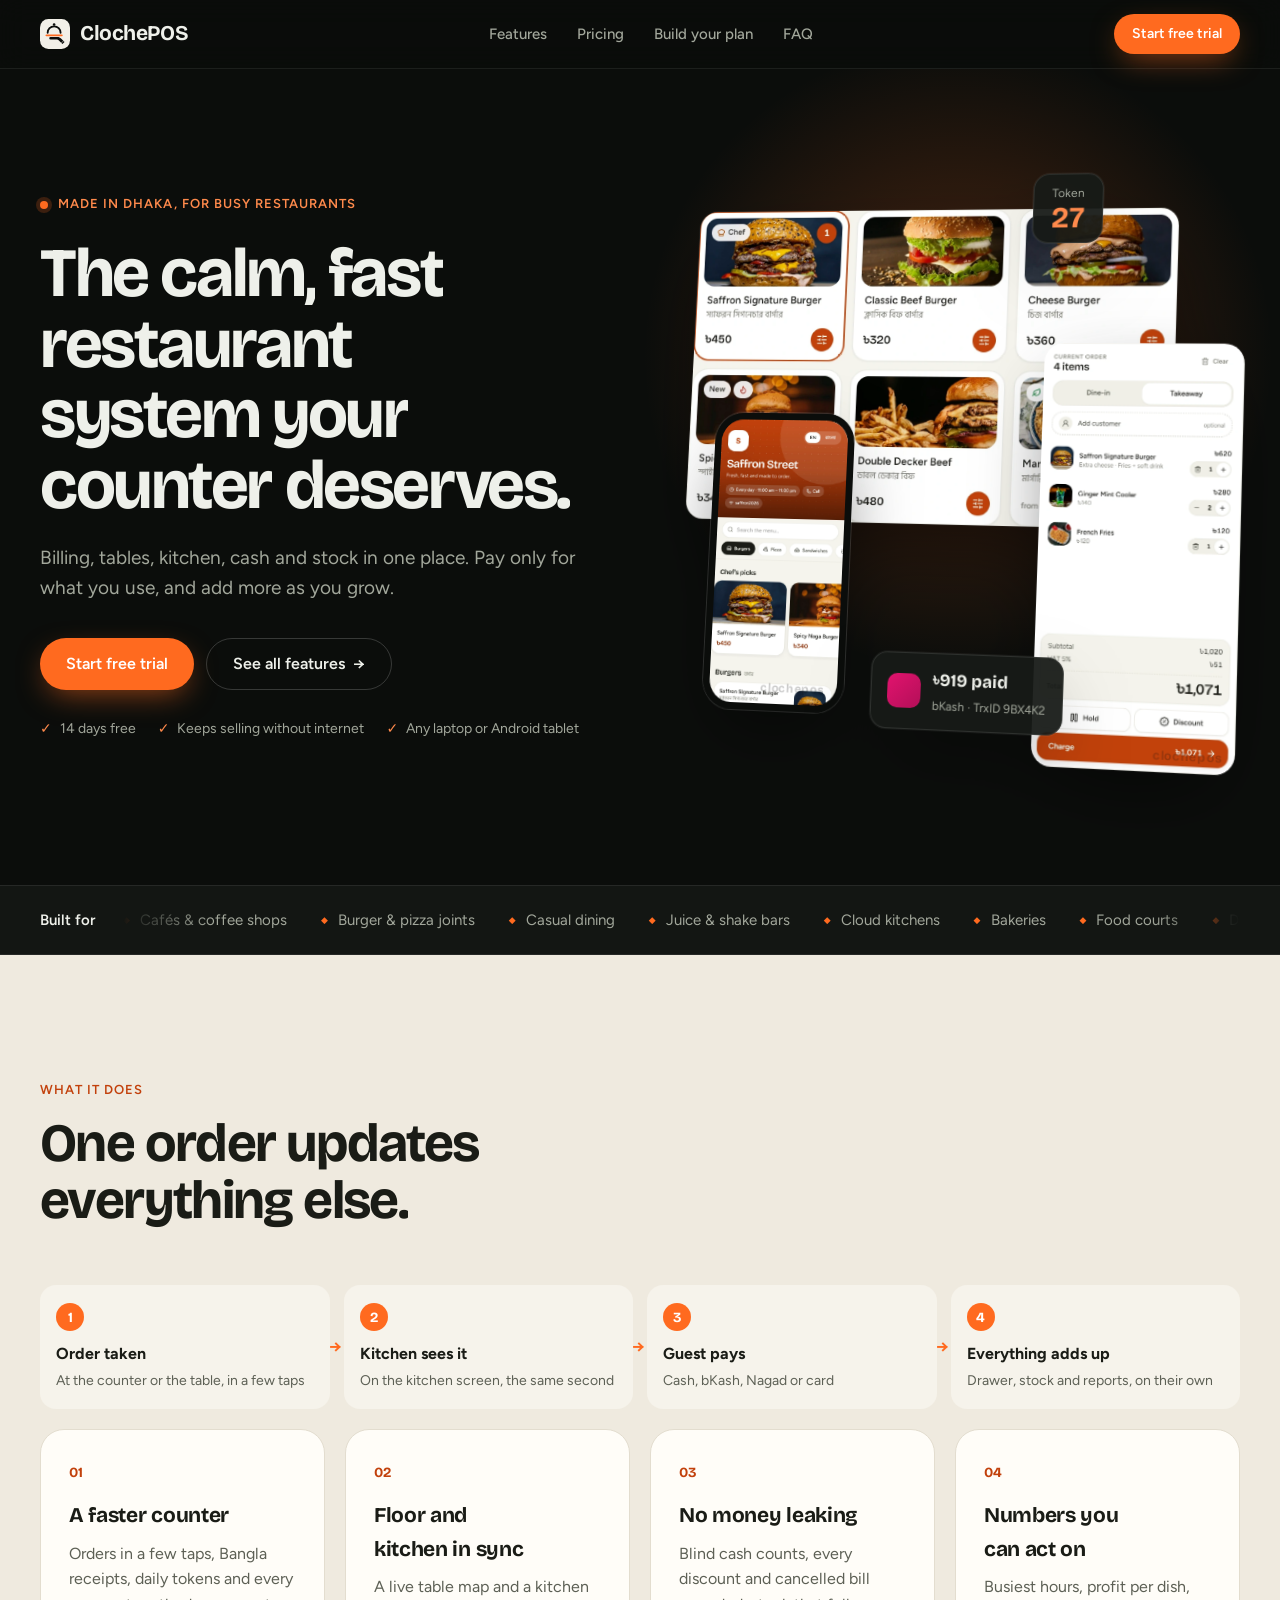
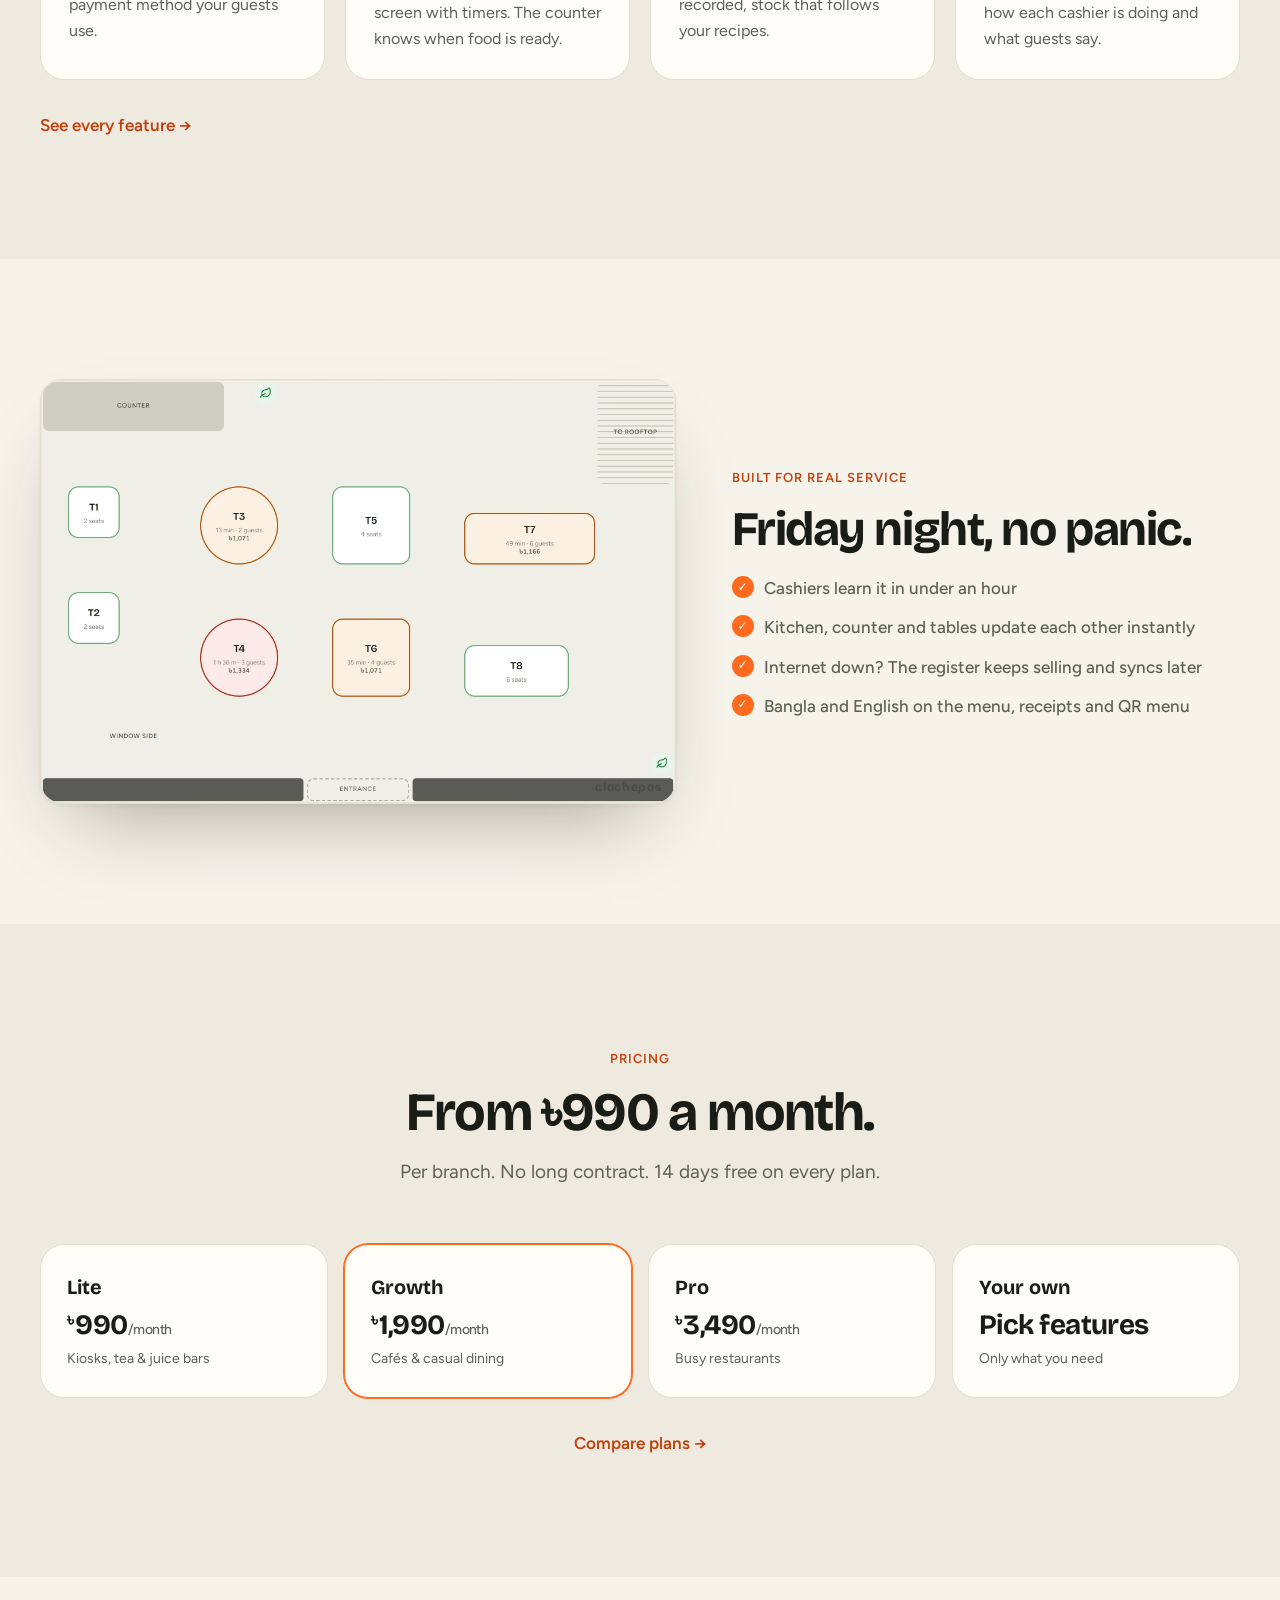
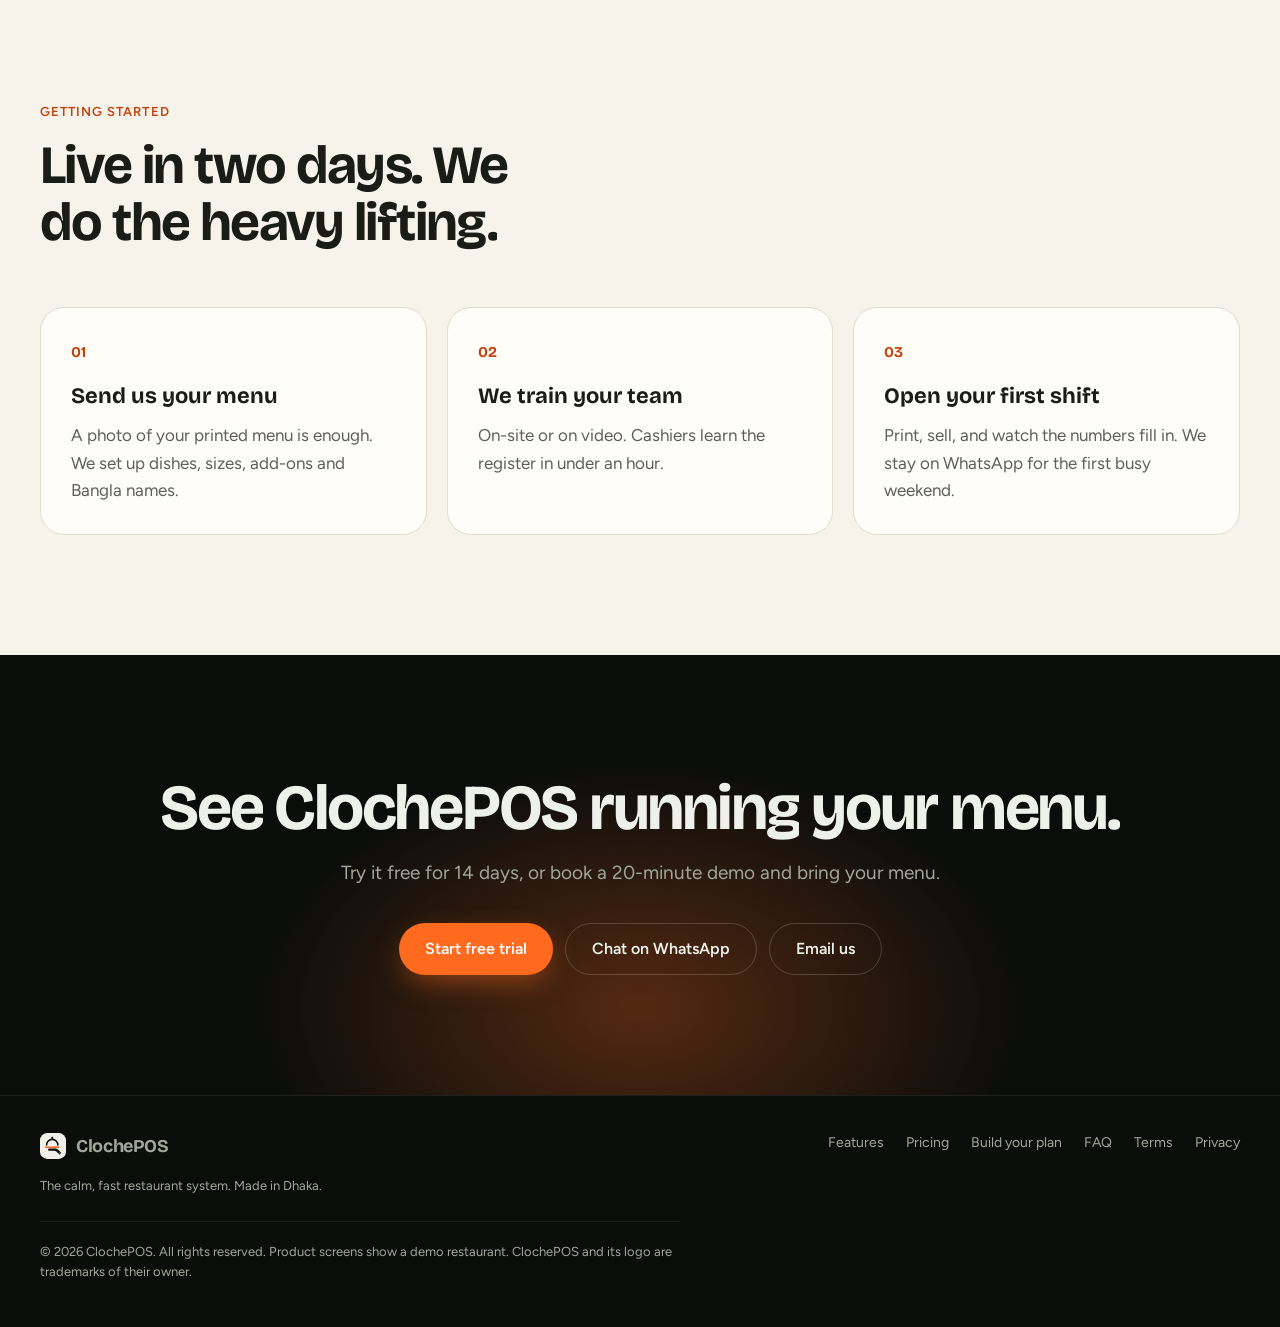
<file: index.html>
<!doctype html>
<html lang="en">
<head>
    <meta charset="utf-8">
    <meta name="viewport" content="width=device-width, initial-scale=1">
    <title>ClochePOS · The calm, fast restaurant system</title>
    <meta name="description" content="ClochePOS runs your restaurant in one system: fast billing with bKash and Nagad, Bangla receipts, tables and kitchen screen, cash control, stock and clear reports. Keeps selling offline. 14 days free.">
    <meta name="theme-color" content="#0b0d0b">
    <link rel="canonical" href="https://clochepos.com/">
    <meta property="og:title" content="ClochePOS · The calm, fast restaurant system">
    <meta property="og:description" content="ClochePOS runs your restaurant in one system: fast billing with bKash and Nagad, Bangla receipts, tables and kitchen screen, cash control, stock and clear reports. Keeps selling offline. 14 days free.">
    <meta property="og:type" content="website">
    <meta property="og:url" content="https://clochepos.com/">
    <link rel="icon" href="assets/favicon.svg" type="image/svg+xml">
    <link rel="preconnect" href="https://fonts.googleapis.com">
    <link rel="preconnect" href="https://fonts.gstatic.com" crossorigin>
    <link href="https://fonts.googleapis.com/css2?family=Bricolage+Grotesque:opsz,wght@12..96,500..800&family=Figtree:wght@400..700&family=Hind+Siliguri:wght@400;600&display=swap" rel="stylesheet">
    <link rel="stylesheet" href="assets/styles.css">
    <script>document.documentElement.classList.add("js")</script>
</head>
<body>
<a class="skip" href="#main">Skip to content</a>

<!-- Built by build.py from pages/index.html: edit that file, not this one. -->
<header class="nav">
    <div class="wrap nav-inner">
        <a href="index.html" class="brand" aria-label="ClochePOS home">
            <svg viewBox="0 0 32 32" aria-hidden="true"><rect width="32" height="32" rx="9" fill="#F2F0E8"/><svg x="3.5" y="3.5" width="25" height="25" viewBox="2.6 7.2 29 29"><path d="M8 20.2a8 8 0 0 1 16 0" fill="none" stroke="#0B0D0B" stroke-width="2.3" stroke-linecap="round"/><circle cx="16" cy="10" r="1.6" fill="#0B0D0B"/><path d="M6.5 23.4h19" stroke="#FF6A1F" stroke-width="2.3" stroke-linecap="round"/><path d="M11.6 25.3H20.2C22.1 25.3 23.4 26 24.9 27.5L28.9 31.5L26.3 34.1L21.9 29.7C21 28.8 20.1 28.5 18.7 28.5H11.6A1.6 1.6 0 0 1 11.6 25.3Z" fill="#0B0D0B"/><path d="M27.6 30.2 L25.0 32.8" stroke="#F2F0E8" stroke-width="0.7" stroke-linecap="round"/></svg></svg>
            <span>ClochePOS</span>
        </a>
        <nav class="nav-links" id="nav-links" aria-label="Main">
            <a href="features.html">Features</a>
            <a href="pricing.html">Pricing</a>
            <a href="plan.html">Build your plan</a>
            <a href="faq.html">FAQ</a>
            <a class="nav-mobile-only" href="#contact" data-contact>Talk to us</a>
        </nav>
        <div class="nav-actions">
            <a class="btn btn-accent btn-sm" data-trial href="https://start.clochepos.com">Start free trial</a>
            <button class="nav-toggle" type="button" aria-expanded="false" aria-controls="nav-links" aria-label="Menu"><span></span><span></span></button>
        </div>
    </div>
    <span class="progress" aria-hidden="true"></span>
</header>

<main id="main">
<!-- HERO -->
    <section class="hero">
        <div class="hero-glow" aria-hidden="true"></div>
        <div class="wrap hero-grid">
            <div class="hero-copy">
                <p class="eyebrow intro"><span class="dot"></span> Made in Dhaka, for busy restaurants</p>
                <h1>The calm, fast restaurant system your counter deserves.</h1>
                <p class="lead intro" style="--d:700ms">Billing, tables, kitchen, cash and stock in one place. Pay only for what you use, and add more as you grow.</p>
                <div class="hero-ctas intro" style="--d:850ms">
                    <a class="btn btn-accent" data-trial href="https://start.clochepos.com">Start free trial</a>
                    <a class="btn btn-ghost" href="features.html">See all features <span aria-hidden="true">→</span></a>
                </div>
                <ul class="hero-points intro" style="--d:1000ms">
                    <li>14 days free</li>
                    <li>Keeps selling without internet</li>
                    <li>Any laptop or Android tablet</li>
                </ul>
            </div>

            <div class="hero-visual" aria-label="ClochePOS register, receipt and QR menu">
                <figure class="shot shot-items protect"><img src="assets/img/frag-items.webp" width="833" height="535" alt="Register menu grid with dishes, Bangla names and prices" draggable="false"></figure>
                <figure class="shot shot-cart protect"><img src="assets/img/frag-cart.webp" width="520" height="1096" alt="Current order with totals and Charge button" draggable="false"></figure>
                <figure class="shot shot-phone protect"><img src="assets/img/qr-menu.webp" width="520" height="1125" alt="Bilingual QR menu on a phone" draggable="false"></figure>
                <div class="chip chip-pay"><span class="chip-ico bkash" aria-hidden="true"></span><div><b>৳1,071 paid</b><small>bKash · TrxID 9BX4K2</small></div></div>
                <div class="chip chip-token"><small>Token</small><b>27</b></div>
            </div>
        </div>
    </section>

    <!-- SEGMENTS -->
    <section class="strip" aria-label="Who it is for">
        <div class="wrap strip-inner">
            <span>Built for</span>
            <div class="marquee"><ul>
                <li>Cafés &amp; coffee shops</li>
                <li>Burger &amp; pizza joints</li>
                <li>Casual dining</li>
                <li>Juice &amp; shake bars</li>
                <li>Cloud kitchens</li>
                <li>Bakeries</li>
                <li>Food courts</li>
                <li>Dessert parlours</li>
            </ul></div>
        </div>
    </section>

    <!-- WHAT IT DOES -->
    <section class="section cream-2" id="about">
        <div class="wrap">
            <header class="section-head">
                <p class="eyebrow ink">What it does</p>
                <h2>One order updates everything else.</h2>
            </header>
            <ol class="flow flow-wide reveal" aria-label="How an order moves through ClochePOS">
                <li><span>1</span><b>Order taken</b><small>At the counter or the table, in a few taps</small></li>
                <li><span>2</span><b>Kitchen sees it</b><small>On the kitchen screen, the same second</small></li>
                <li><span>3</span><b>Guest pays</b><small>Cash, bKash, Nagad or card</small></li>
                <li><span>4</span><b>Everything adds up</b><small>Drawer, stock and reports, on their own</small></li>
            </ol>
            <div class="pillars">
                <a class="pillar pillar-link reveal" href="features.html#counter">
                    <span class="pillar-num">01</span>
                    <h3>A faster counter</h3>
                    <p>Orders in a few taps, Bangla receipts, daily tokens and every payment method your guests use.</p>
                </a>
                <a class="pillar pillar-link reveal" href="features.html#dine-in">
                    <span class="pillar-num">02</span>
                    <h3>Floor and kitchen in sync</h3>
                    <p>A live table map and a kitchen screen with timers. The counter knows when food is ready.</p>
                </a>
                <a class="pillar pillar-link reveal" href="features.html#cash">
                    <span class="pillar-num">03</span>
                    <h3>No money leaking</h3>
                    <p>Blind cash counts, every discount and cancelled bill recorded, stock that follows your recipes.</p>
                </a>
                <a class="pillar pillar-link reveal" href="features.html#reports">
                    <span class="pillar-num">04</span>
                    <h3>Numbers you can act on</h3>
                    <p>Busiest hours, profit per dish, how each cashier is doing and what guests say.</p>
                </a>
            </div>
            <p class="more-link"><a href="features.html">See every feature <span aria-hidden="true">→</span></a></p>
        </div>
    </section>

    <!-- A LOOK -->
    <section class="section light" id="look">
        <div class="wrap feature-split">
            <figure class="shot-frame protect reveal"><img src="assets/img/frag-floor.webp" width="1104" height="736" alt="Live floor plan with free, seated and long-waiting tables" loading="lazy" draggable="false"></figure>
            <div class="feature-copy reveal">
                <p class="eyebrow ink">Built for real service</p>
                <h2 class="feature-title">Friday night, no panic.</h2>
                <ul class="ticks">
                    <li>Cashiers learn it in under an hour</li>
                    <li>Kitchen, counter and tables update each other instantly</li>
                    <li>Internet down? The register keeps selling and syncs later</li>
                    <li>Bangla and English on the menu, receipts and QR menu</li>
                </ul>
            </div>
        </div>
    </section>

    <!-- PLANS AT A GLANCE -->
    <section class="section cream-2" id="plans">
        <div class="wrap">
            <header class="section-head center">
                <p class="eyebrow ink">Pricing</p>
                <h2>From ৳990 a month.</h2>
                <p class="lead ink">Per branch. No long contract. 14 days free on every plan.</p>
            </header>
            <div class="glance">
                <a class="glance-card reveal" href="pricing.html"><b>Lite</b><span><i class="tk">৳</i>990<small>/month</small></span><small>Kiosks, tea &amp; juice bars</small></a>
                <a class="glance-card featured reveal" href="pricing.html"><b>Growth</b><span><i class="tk">৳</i>1,990<small>/month</small></span><small>Cafés &amp; casual dining</small></a>
                <a class="glance-card reveal" href="pricing.html"><b>Pro</b><span><i class="tk">৳</i>3,490<small>/month</small></span><small>Busy restaurants</small></a>
                <a class="glance-card reveal" href="plan.html"><b>Your own</b><span>Pick features</span><small>Only what you need</small></a>
            </div>
            <p class="more-link center"><a href="pricing.html">Compare plans <span aria-hidden="true">→</span></a></p>
        </div>
    </section>

    <!-- ONBOARDING -->
    <section class="section light">
        <div class="wrap">
            <header class="section-head">
                <p class="eyebrow ink">Getting started</p>
                <h2>Live in two days. We do the heavy lifting.</h2>
            </header>
            <ol class="steps">
                <li class="reveal"><span>01</span><h3>Send us your menu</h3><p>A photo of your printed menu is enough. We set up dishes, sizes, add-ons and Bangla names.</p></li>
                <li class="reveal"><span>02</span><h3>We train your team</h3><p>On-site or on video. Cashiers learn the register in under an hour.</p></li>
                <li class="reveal"><span>03</span><h3>Open your first shift</h3><p>Print, sell, and watch the numbers fill in. We stay on WhatsApp for the first busy weekend.</p></li>
            </ol>
        </div>
    </section>

    <!-- CTA -->
    <section class="section dark cta" id="contact">
        <div class="wrap cta-inner">
            <h2>See ClochePOS running your menu.</h2>
            <p class="lead">Try it free for 14 days, or book a 20-minute demo and bring your menu.</p>
            <div class="hero-ctas center">
                <a class="btn btn-accent" data-trial href="https://start.clochepos.com">Start free trial</a>
                <a class="btn btn-ghost" data-cta href="#contact">Chat on WhatsApp</a>
                <a class="btn btn-ghost" data-email href="#contact">Email us</a>
            </div>
        </div>
    </section>
</main>

<footer class="footer">
    <div class="wrap footer-grid">
        <div>
            <a href="index.html" class="brand small" aria-label="ClochePOS home">
                <svg viewBox="0 0 32 32" aria-hidden="true"><rect width="32" height="32" rx="9" fill="#F2F0E8"/><svg x="3.5" y="3.5" width="25" height="25" viewBox="2.6 7.2 29 29"><path d="M8 20.2a8 8 0 0 1 16 0" fill="none" stroke="#0B0D0B" stroke-width="2.3" stroke-linecap="round"/><circle cx="16" cy="10" r="1.6" fill="#0B0D0B"/><path d="M6.5 23.4h19" stroke="#FF6A1F" stroke-width="2.3" stroke-linecap="round"/><path d="M11.6 25.3H20.2C22.1 25.3 23.4 26 24.9 27.5L28.9 31.5L26.3 34.1L21.9 29.7C21 28.8 20.1 28.5 18.7 28.5H11.6A1.6 1.6 0 0 1 11.6 25.3Z" fill="#0B0D0B"/><path d="M27.6 30.2 L25.0 32.8" stroke="#F2F0E8" stroke-width="0.7" stroke-linecap="round"/></svg></svg>
                <span>ClochePOS</span>
            </a>
            <p class="footer-tag">The calm, fast restaurant system. Made in Dhaka.</p>
        </div>
        <nav class="footer-links" aria-label="Footer">
            <a href="features.html">Features</a>
            <a href="pricing.html">Pricing</a>
            <a href="plan.html">Build your plan</a>
            <a href="faq.html">FAQ</a>
            <a href="terms.html">Terms</a>
            <a href="privacy.html">Privacy</a>
        </nav>
        <p class="footer-legal">© <span id="year">2026</span> ClochePOS. All rights reserved. Product screens show a demo restaurant. ClochePOS and its logo are trademarks of their owner.</p>
    </div>
</footer>

<script src="assets/contact.js" defer></script>
<script src="assets/site.js" defer></script>
</body>
</html>
</file>
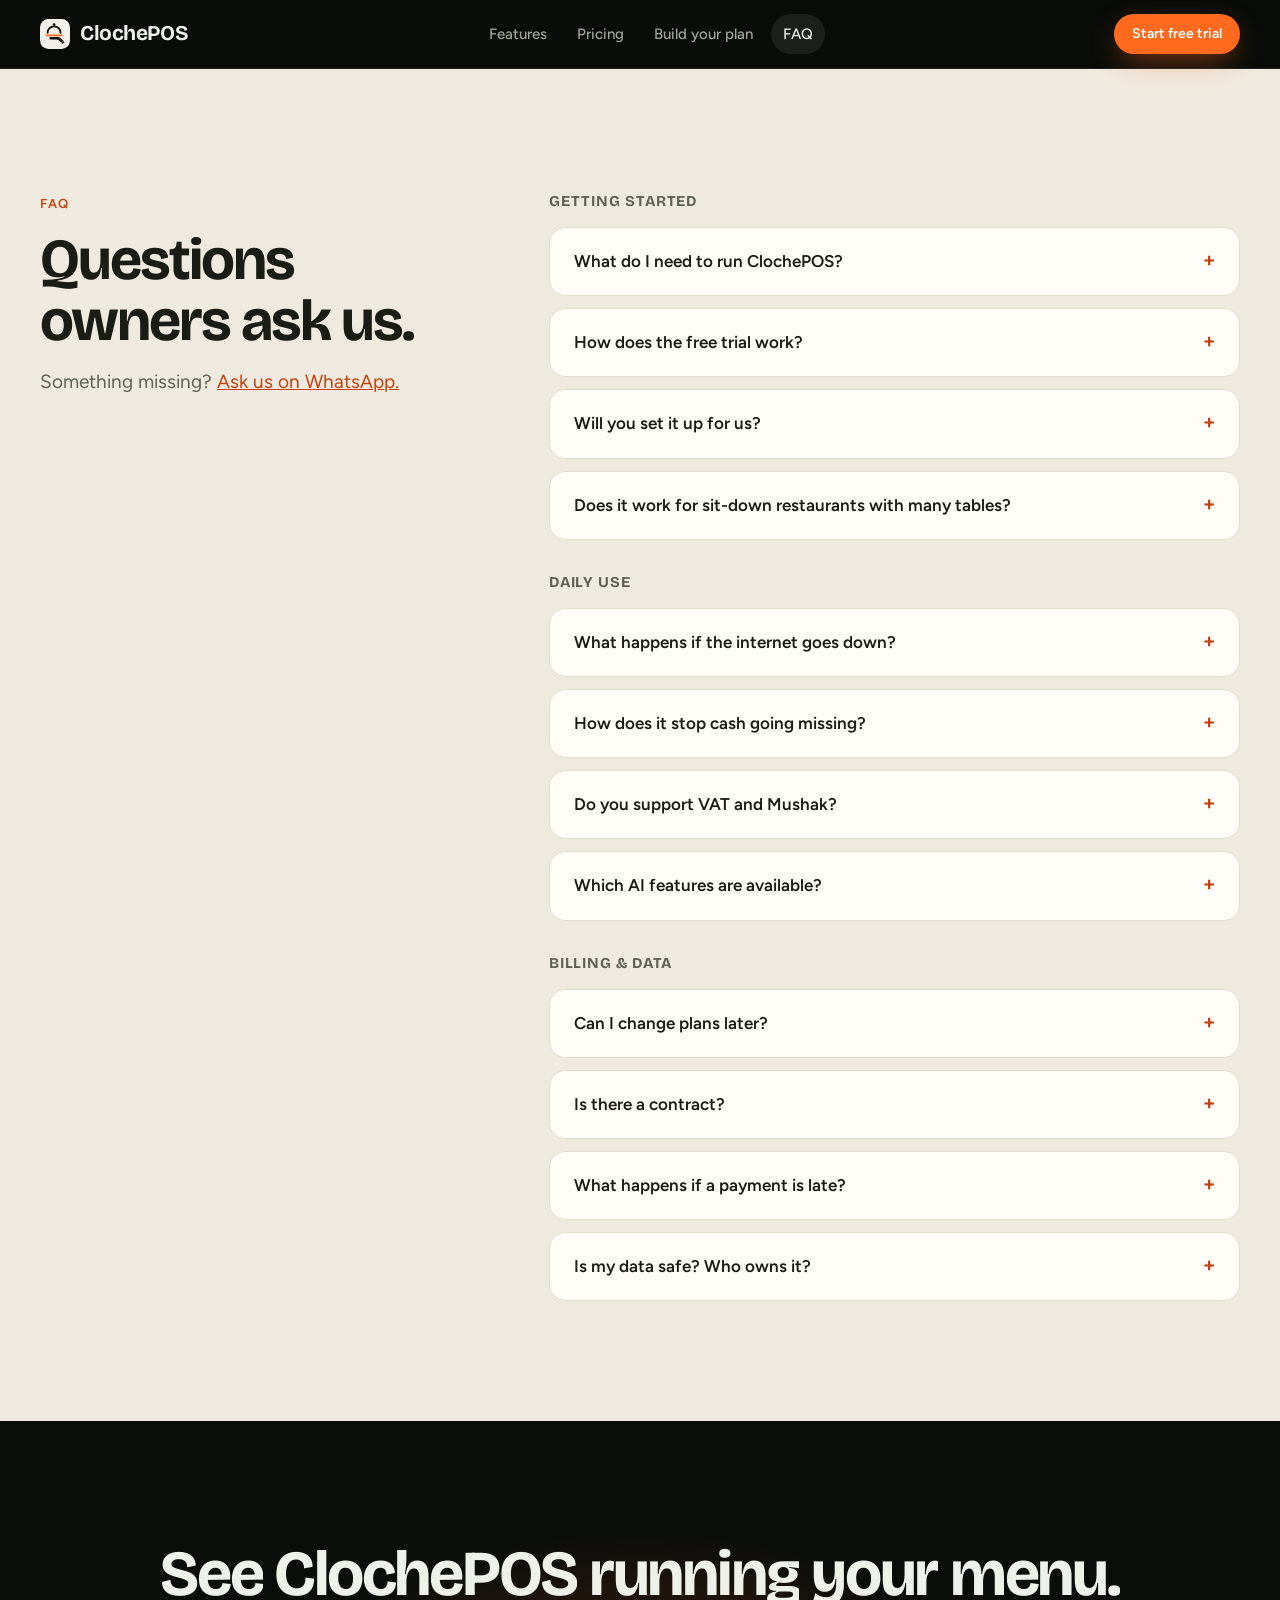
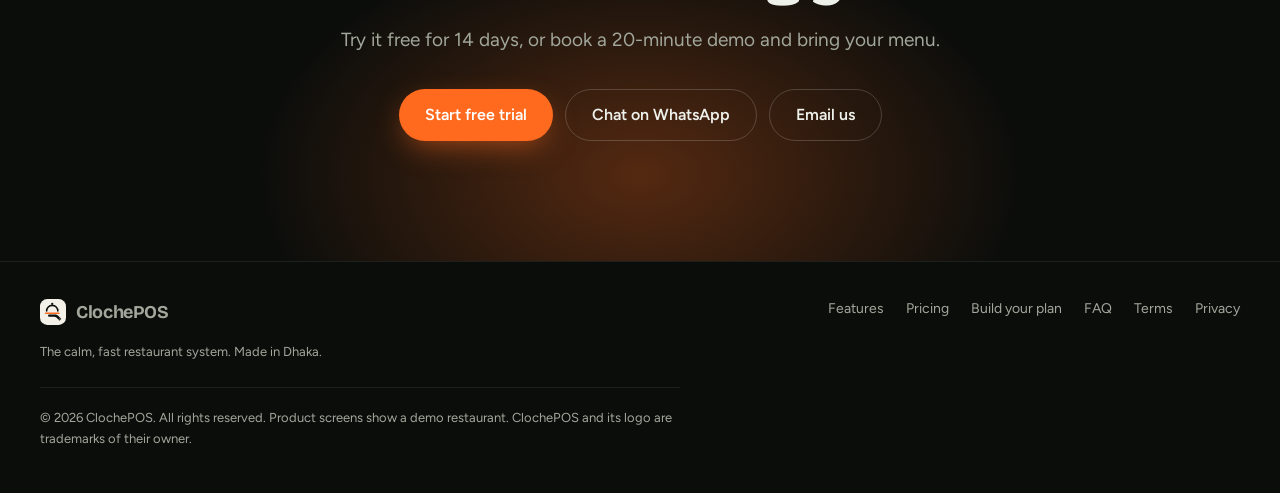
<file: faq.html>
<!doctype html>
<html lang="en">
<head>
    <meta charset="utf-8">
    <meta name="viewport" content="width=device-width, initial-scale=1">
    <title>FAQ · ClochePOS</title>
    <meta name="description" content="Answers to the questions restaurant owners ask about ClochePOS: devices, internet, trial, billing, data and VAT.">
    <meta name="theme-color" content="#0b0d0b">
    <link rel="canonical" href="https://clochepos.com/faq">
    <meta property="og:title" content="FAQ · ClochePOS">
    <meta property="og:description" content="Answers to the questions restaurant owners ask about ClochePOS: devices, internet, trial, billing, data and VAT.">
    <meta property="og:type" content="website">
    <meta property="og:url" content="https://clochepos.com/faq">
    <link rel="icon" href="assets/favicon.svg" type="image/svg+xml">
    <link rel="preconnect" href="https://fonts.googleapis.com">
    <link rel="preconnect" href="https://fonts.gstatic.com" crossorigin>
    <link href="https://fonts.googleapis.com/css2?family=Bricolage+Grotesque:opsz,wght@12..96,500..800&family=Figtree:wght@400..700&family=Hind+Siliguri:wght@400;600&display=swap" rel="stylesheet">
    <link rel="stylesheet" href="assets/styles.css">
    <script>document.documentElement.classList.add("js")</script>
</head>
<body>
<a class="skip" href="#main">Skip to content</a>

<!-- Built by build.py from pages/faq.html: edit that file, not this one. -->
<header class="nav">
    <div class="wrap nav-inner">
        <a href="index.html" class="brand" aria-label="ClochePOS home">
            <svg viewBox="0 0 32 32" aria-hidden="true"><rect width="32" height="32" rx="9" fill="#F2F0E8"/><svg x="3.5" y="3.5" width="25" height="25" viewBox="2.6 7.2 29 29"><path d="M8 20.2a8 8 0 0 1 16 0" fill="none" stroke="#0B0D0B" stroke-width="2.3" stroke-linecap="round"/><circle cx="16" cy="10" r="1.6" fill="#0B0D0B"/><path d="M6.5 23.4h19" stroke="#FF6A1F" stroke-width="2.3" stroke-linecap="round"/><path d="M11.6 25.3H20.2C22.1 25.3 23.4 26 24.9 27.5L28.9 31.5L26.3 34.1L21.9 29.7C21 28.8 20.1 28.5 18.7 28.5H11.6A1.6 1.6 0 0 1 11.6 25.3Z" fill="#0B0D0B"/><path d="M27.6 30.2 L25.0 32.8" stroke="#F2F0E8" stroke-width="0.7" stroke-linecap="round"/></svg></svg>
            <span>ClochePOS</span>
        </a>
        <nav class="nav-links" id="nav-links" aria-label="Main">
            <a href="features.html">Features</a>
            <a href="pricing.html">Pricing</a>
            <a href="plan.html">Build your plan</a>
            <a href="faq.html" aria-current="page">FAQ</a>
            <a class="nav-mobile-only" href="#contact" data-contact>Talk to us</a>
        </nav>
        <div class="nav-actions">
            <a class="btn btn-accent btn-sm" data-trial href="https://start.clochepos.com">Start free trial</a>
            <button class="nav-toggle" type="button" aria-expanded="false" aria-controls="nav-links" aria-label="Menu"><span></span><span></span></button>
        </div>
    </div>
    <span class="progress" aria-hidden="true"></span>
</header>

<main id="main">
<section class="section cream-2 faq-page">
        <div class="wrap faq-wrap">
            <header class="section-head">
                <p class="eyebrow ink">FAQ</p>
                <h1 class="page-title">Questions owners ask us.</h1>
                <p class="lead ink">Something missing? <a data-cta href="#contact">Ask us on WhatsApp.</a></p>
            </header>
            <div class="faq">
                <h2 class="faq-group">Getting started</h2>
                <details><summary>What do I need to run ClochePOS?</summary><p>Any laptop, PC or Android tablet with a modern browser. For receipts, any 58 mm or 80 mm thermal printer works. Nothing to install except an optional small helper for silent printing on Windows.</p></details>
                <details><summary>How does the free trial work?</summary><p>You get 14 days with everything in your plan switched on. No card needed. You get your own address, like <i>yourname.clochepos.com</i>, and a sample menu to try things out.</p></details>
                <details><summary>Will you set it up for us?</summary><p>Yes. Send a photo of your menu and we enter dishes, sizes, add-ons and Bangla names, then train your team on-site or on video.</p></details>
                <details><summary>Does it work for sit-down restaurants with many tables?</summary><p>Yes. You draw your own floor plan, see which tables are free or seated, and orders go straight to the kitchen screen. Guests can move tables, tables can be merged, and bills split.</p></details>

                <h2 class="faq-group">Daily use</h2>
                <details><summary>What happens if the internet goes down?</summary><p>The register keeps selling. Paid orders are saved on the device and sync with their real time and cash drawer when the connection is back, with no double sales. The kitchen screen and QR menu need the connection to update.</p></details>
                <details><summary>How does it stop cash going missing?</summary><p>Each shift starts with opening cash. At closing the cashier counts without seeing the expected amount, and the system shows exactly what is short or over. Every discount and cancelled bill is recorded with who did it and why.</p></details>
                <details><summary>Do you support VAT and Mushak?</summary><p>VAT is built in, inclusive or exclusive, with your BIN on every receipt. Mushak 6.3 invoices and VAT reports are coming.</p></details>
                <details><summary>Which AI features are available?</summary><p>AI is coming soon: questions about your business in Bangla, theft and loss alerts, a smart menu for guests and menu set-up from a photo. They will be add-ons; nothing to change.</p></details>

                <h2 class="faq-group">Billing &amp; data</h2>
                <details><summary>Can I change plans later?</summary><p>Yes. Modules switch on in seconds and your data stays where it is.</p></details>
                <details><summary>Is there a contract?</summary><p>No long contract. Pay monthly, or yearly to get two months free. You can pay by bKash, bank transfer or cash.</p></details>
                <details><summary>What happens if a payment is late?</summary><p>You get a reminder and a few days’ grace. After that the system goes read-only: you can still see and export everything, just not take new sales, until the payment is in.</p></details>
                <details><summary>Is my data safe? Who owns it?</summary><p>Your data is yours. Each restaurant has its own separate database, backed up daily, and you can export your sales, menu and customers at any time. See our <a href="privacy.html">privacy policy</a>.</p></details>
            </div>
        </div>
    </section>

    <!-- CTA -->
    <section class="section dark cta" id="contact">
        <div class="wrap cta-inner">
            <h2>See ClochePOS running your menu.</h2>
            <p class="lead">Try it free for 14 days, or book a 20-minute demo and bring your menu.</p>
            <div class="hero-ctas center">
                <a class="btn btn-accent" data-trial href="https://start.clochepos.com">Start free trial</a>
                <a class="btn btn-ghost" data-cta href="#contact">Chat on WhatsApp</a>
                <a class="btn btn-ghost" data-email href="#contact">Email us</a>
            </div>
        </div>
    </section>
</main>

<footer class="footer">
    <div class="wrap footer-grid">
        <div>
            <a href="index.html" class="brand small" aria-label="ClochePOS home">
                <svg viewBox="0 0 32 32" aria-hidden="true"><rect width="32" height="32" rx="9" fill="#F2F0E8"/><svg x="3.5" y="3.5" width="25" height="25" viewBox="2.6 7.2 29 29"><path d="M8 20.2a8 8 0 0 1 16 0" fill="none" stroke="#0B0D0B" stroke-width="2.3" stroke-linecap="round"/><circle cx="16" cy="10" r="1.6" fill="#0B0D0B"/><path d="M6.5 23.4h19" stroke="#FF6A1F" stroke-width="2.3" stroke-linecap="round"/><path d="M11.6 25.3H20.2C22.1 25.3 23.4 26 24.9 27.5L28.9 31.5L26.3 34.1L21.9 29.7C21 28.8 20.1 28.5 18.7 28.5H11.6A1.6 1.6 0 0 1 11.6 25.3Z" fill="#0B0D0B"/><path d="M27.6 30.2 L25.0 32.8" stroke="#F2F0E8" stroke-width="0.7" stroke-linecap="round"/></svg></svg>
                <span>ClochePOS</span>
            </a>
            <p class="footer-tag">The calm, fast restaurant system. Made in Dhaka.</p>
        </div>
        <nav class="footer-links" aria-label="Footer">
            <a href="features.html">Features</a>
            <a href="pricing.html">Pricing</a>
            <a href="plan.html">Build your plan</a>
            <a href="faq.html">FAQ</a>
            <a href="terms.html">Terms</a>
            <a href="privacy.html">Privacy</a>
        </nav>
        <p class="footer-legal">© <span id="year">2026</span> ClochePOS. All rights reserved. Product screens show a demo restaurant. ClochePOS and its logo are trademarks of their owner.</p>
    </div>
</footer>

<script src="assets/contact.js" defer></script>
<script src="assets/site.js" defer></script>
</body>
</html>
</file>
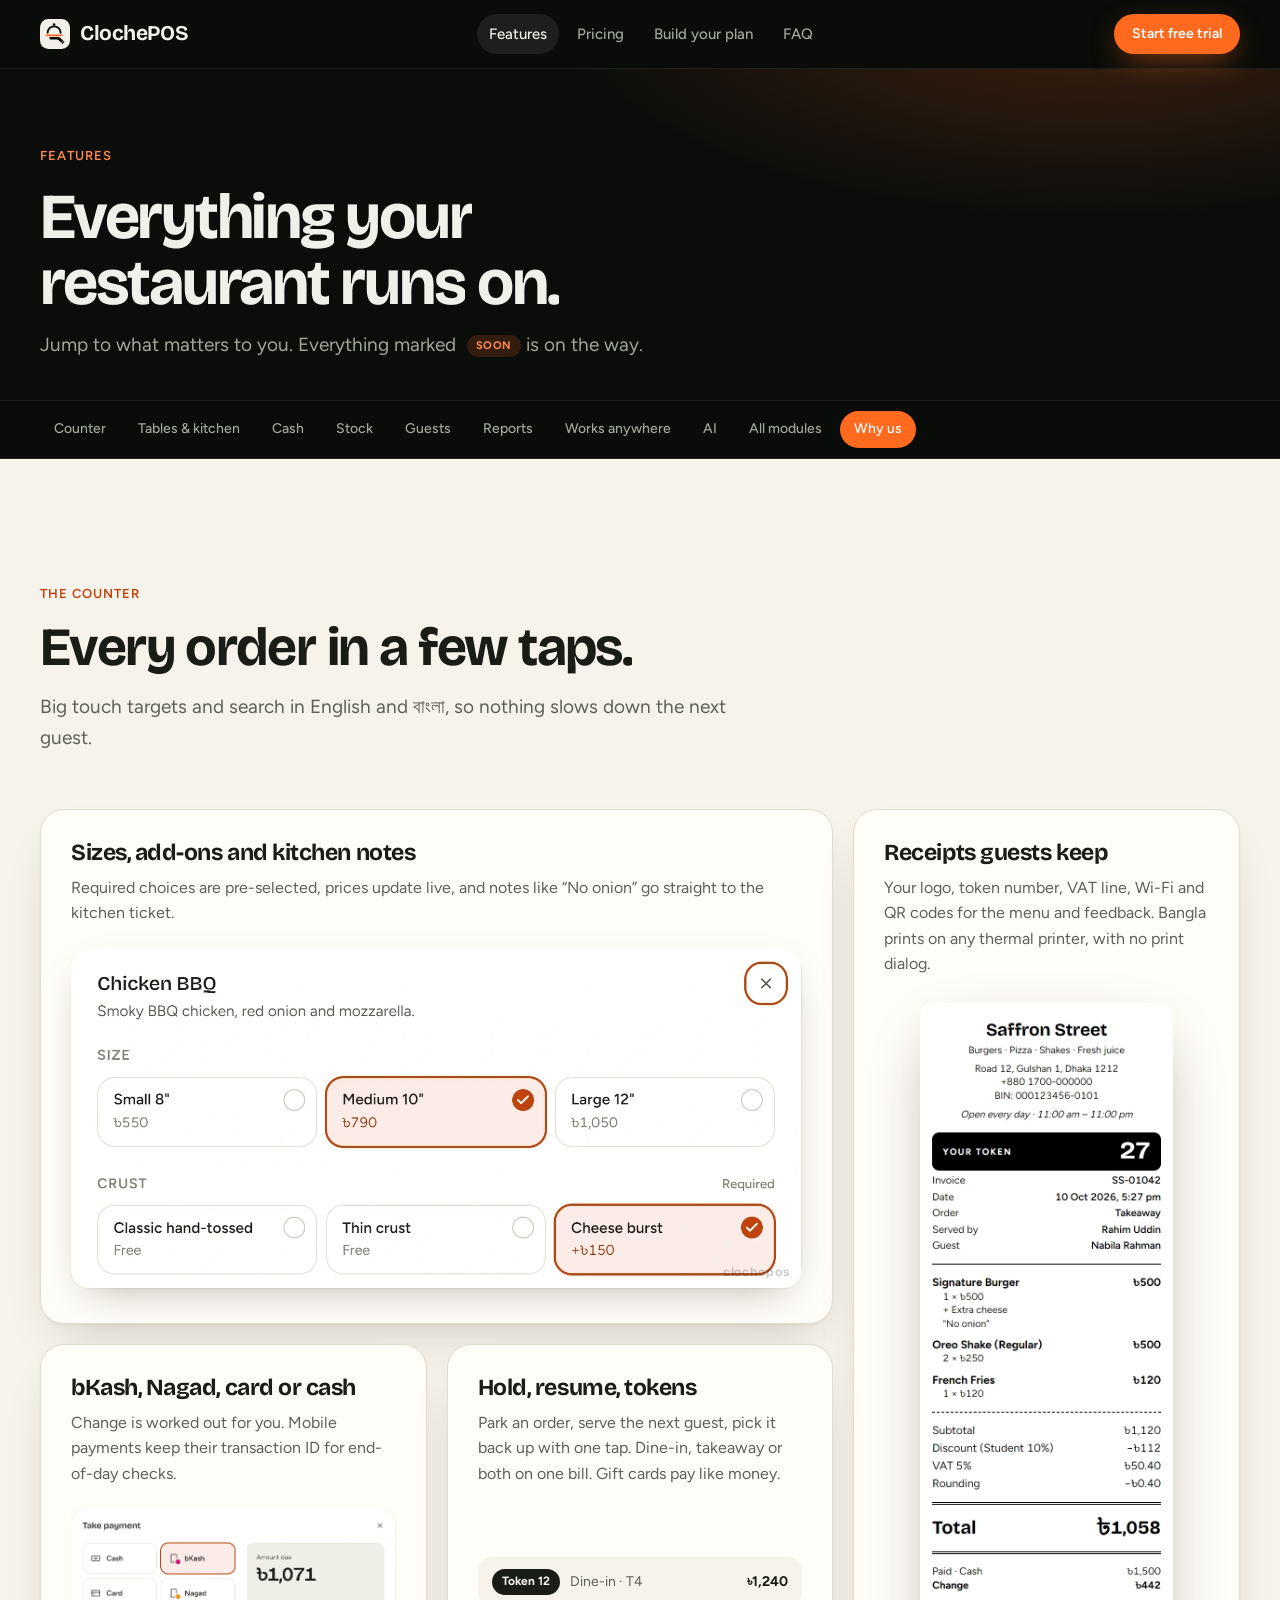
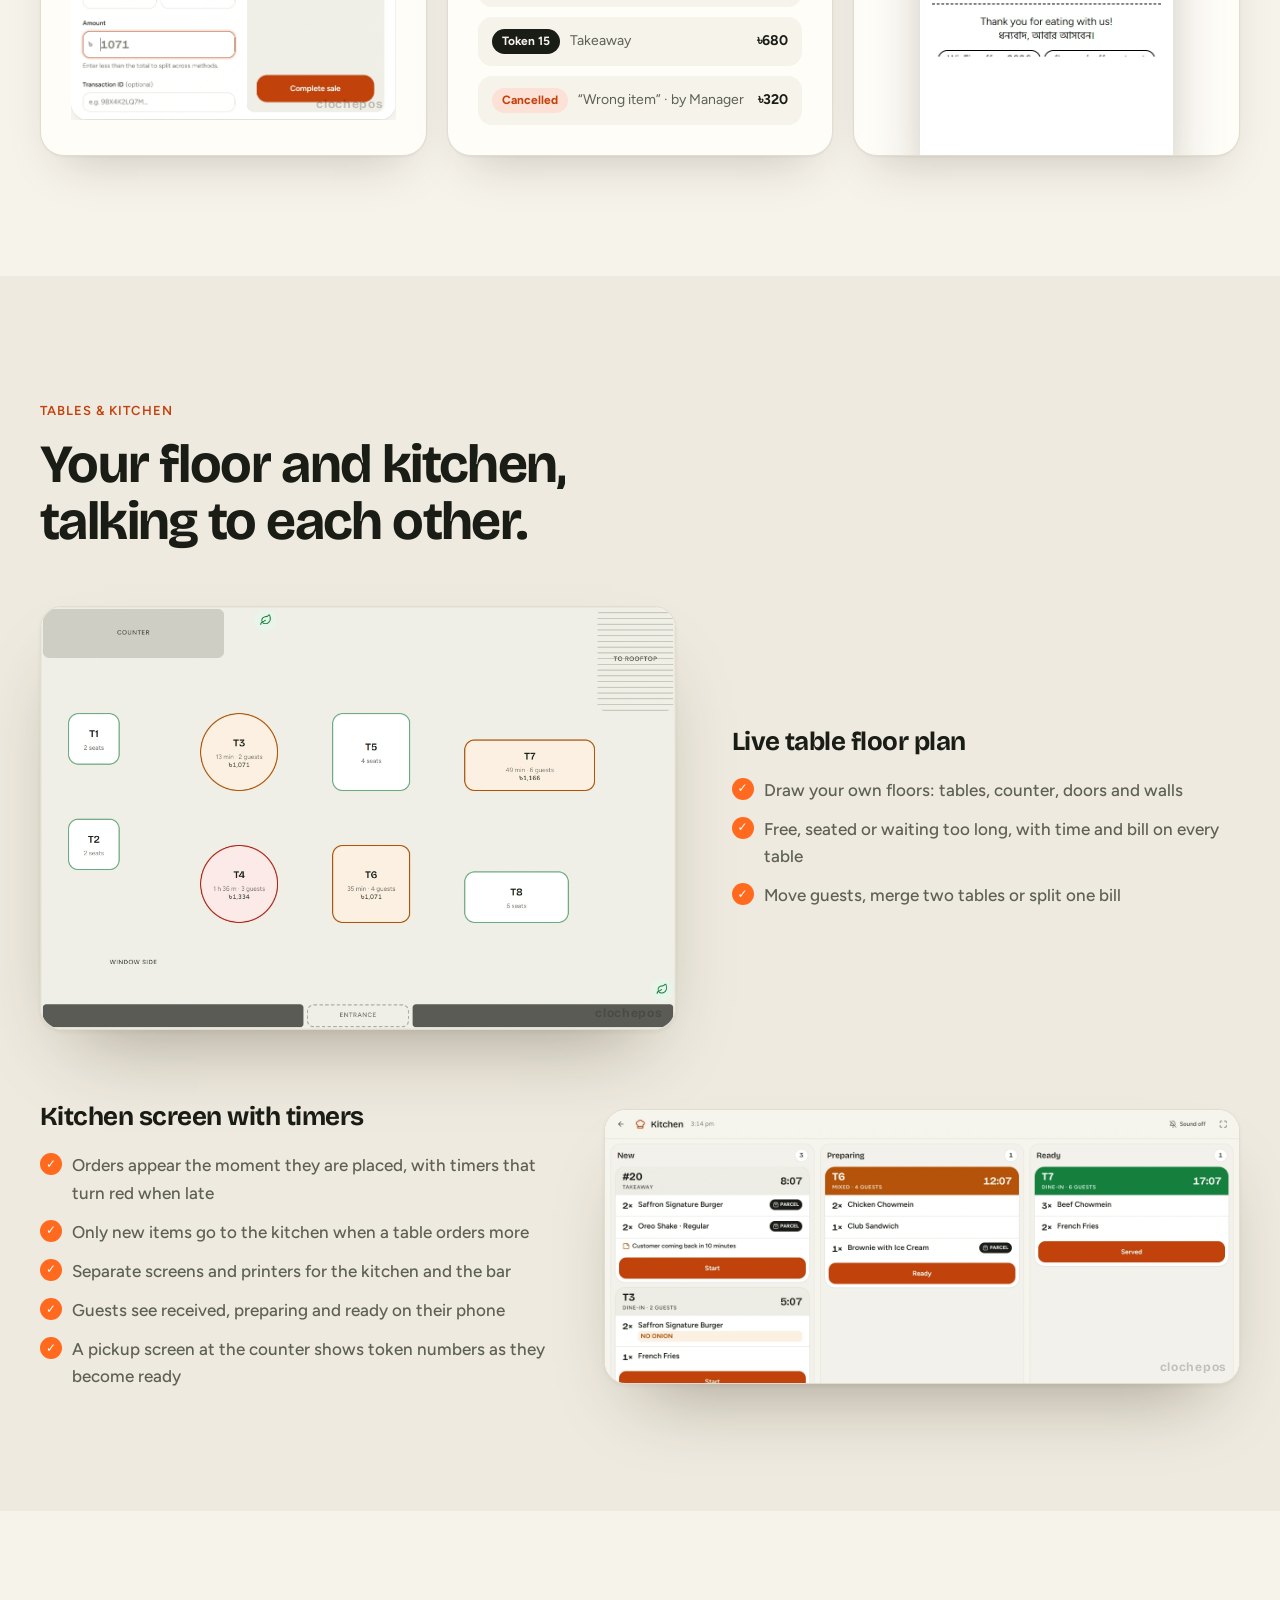
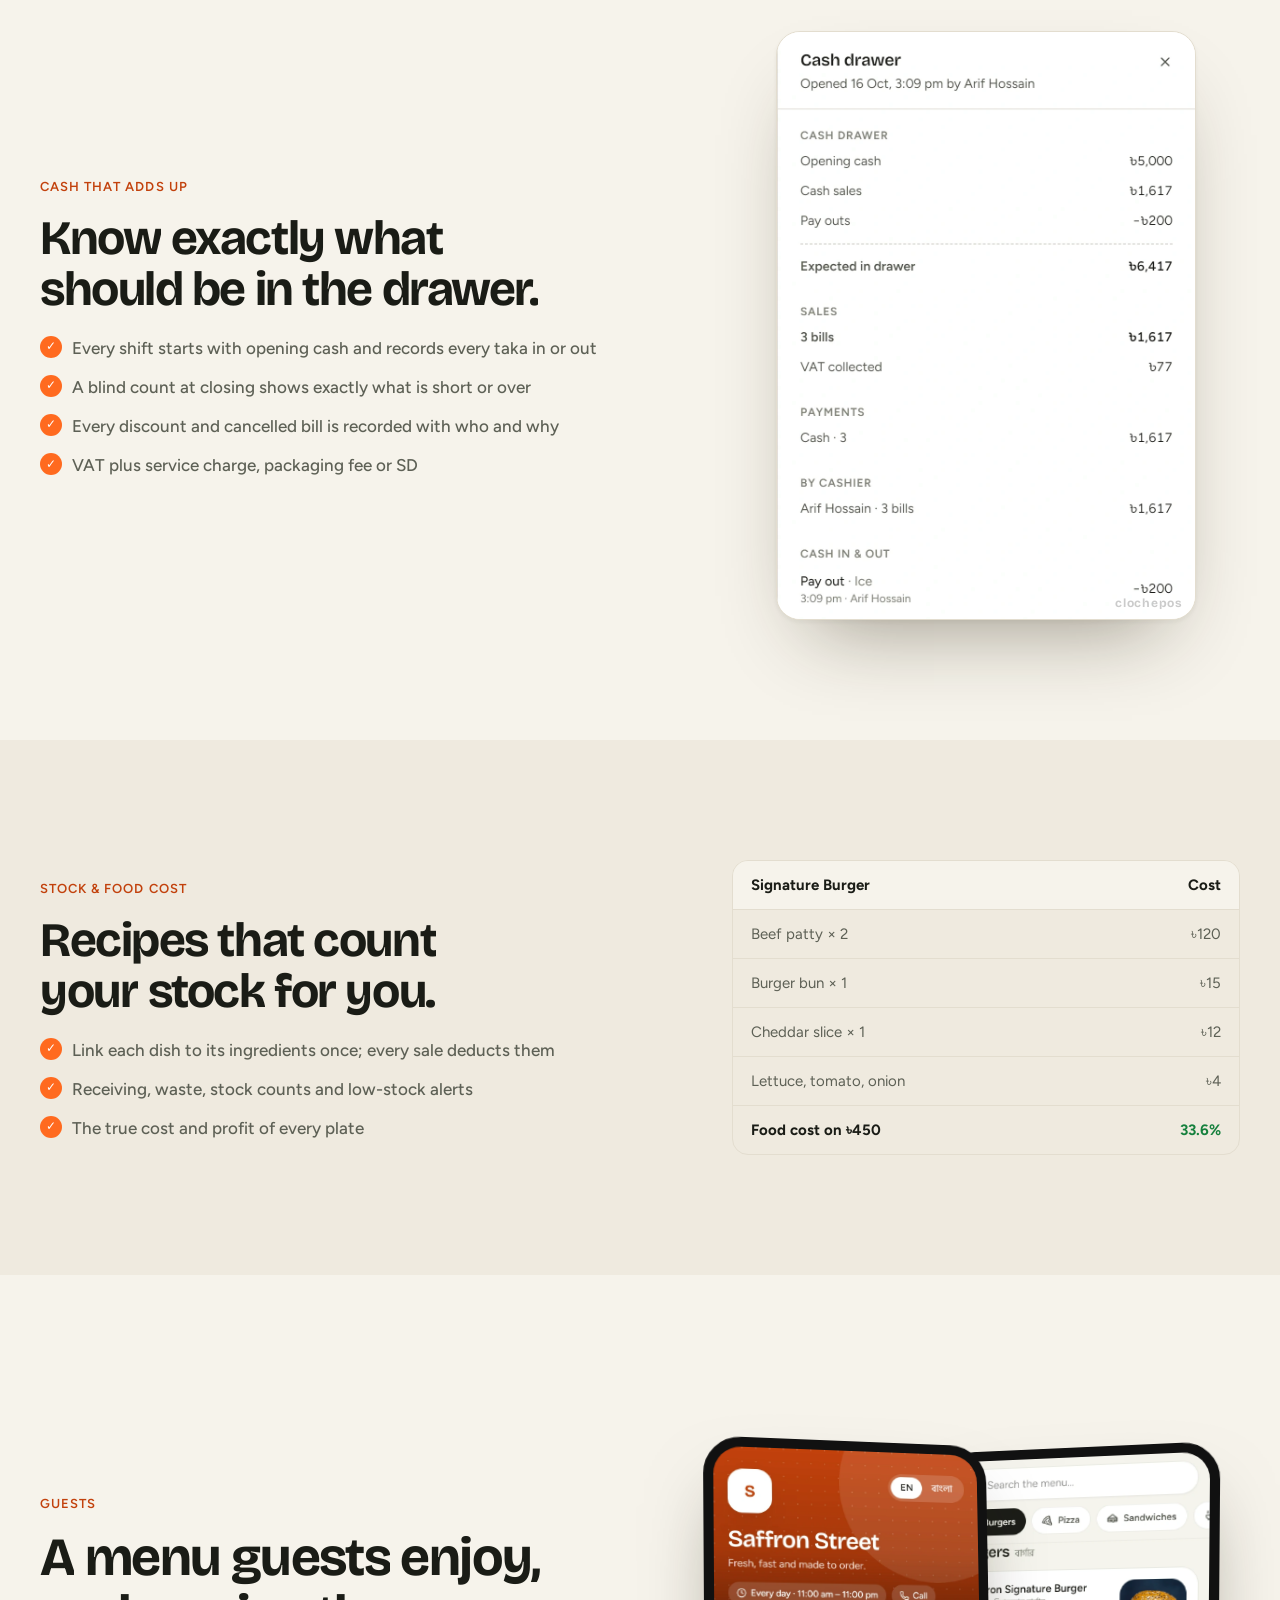
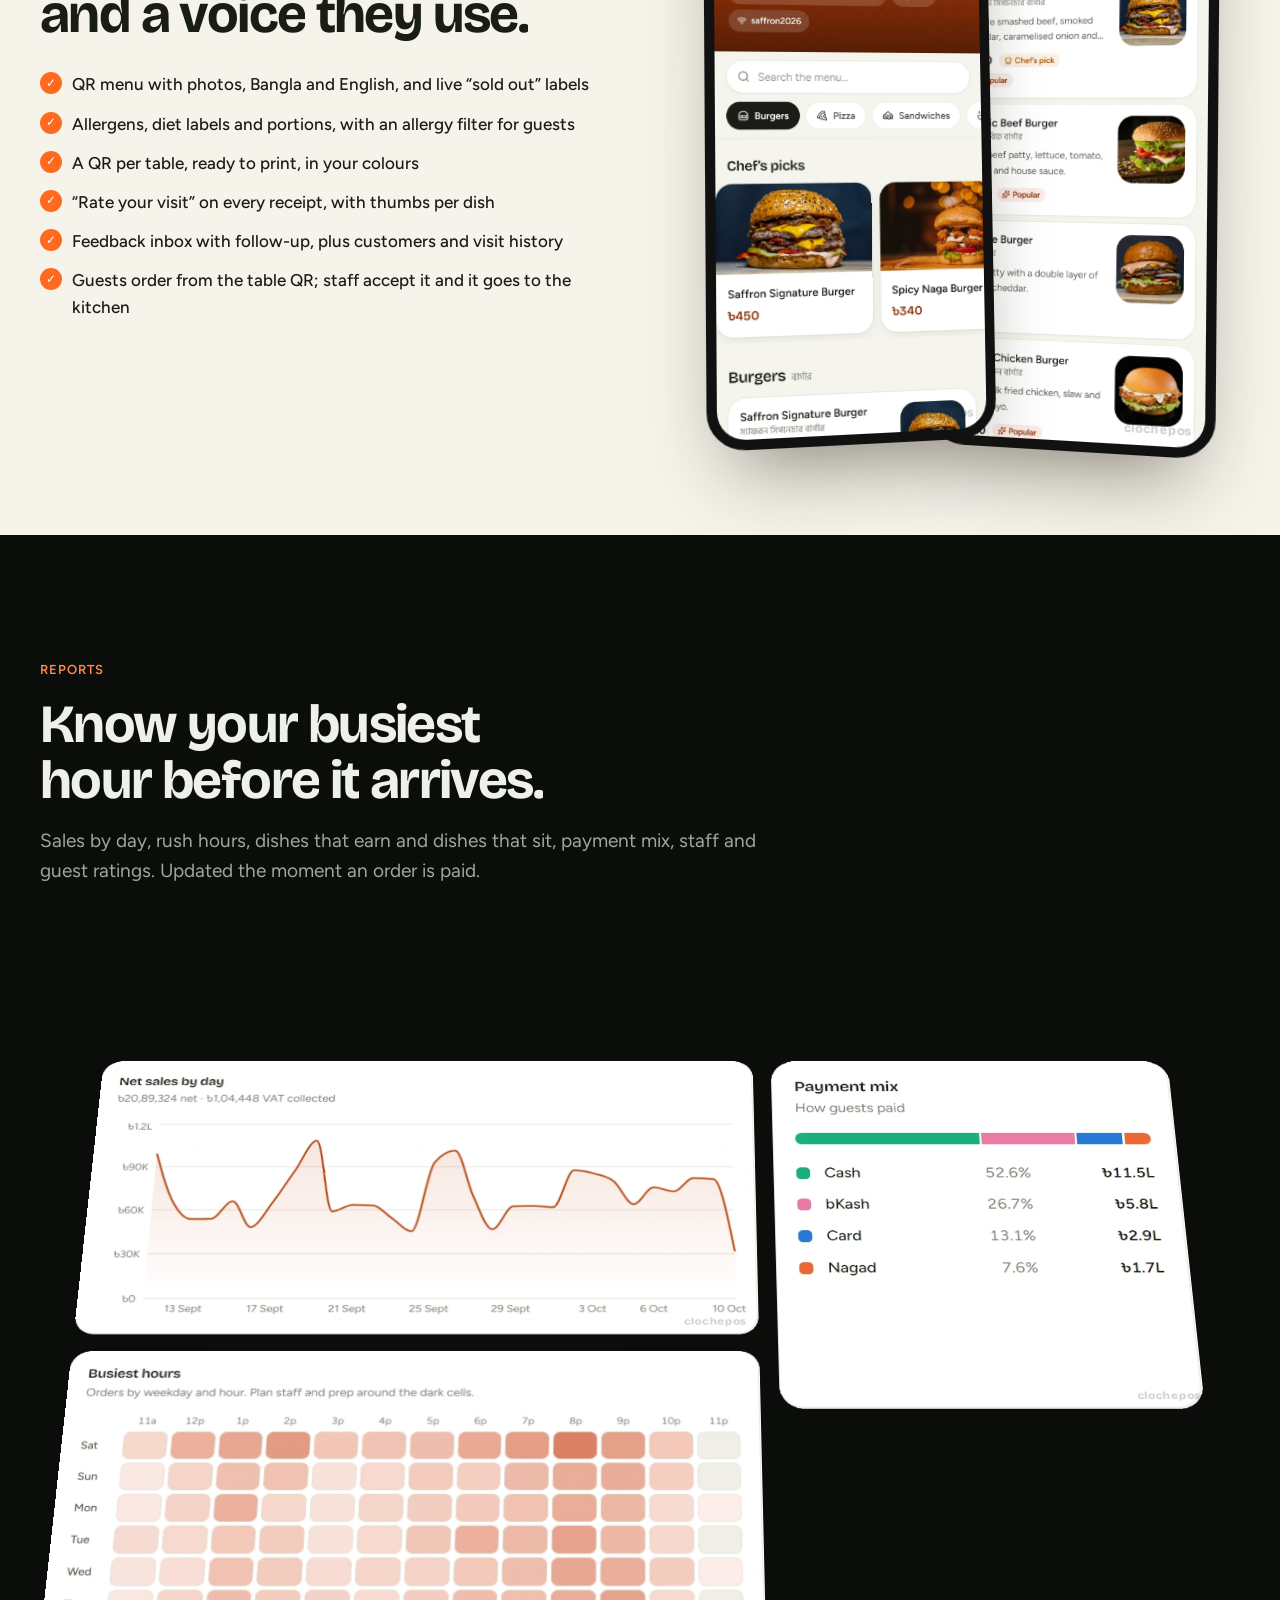
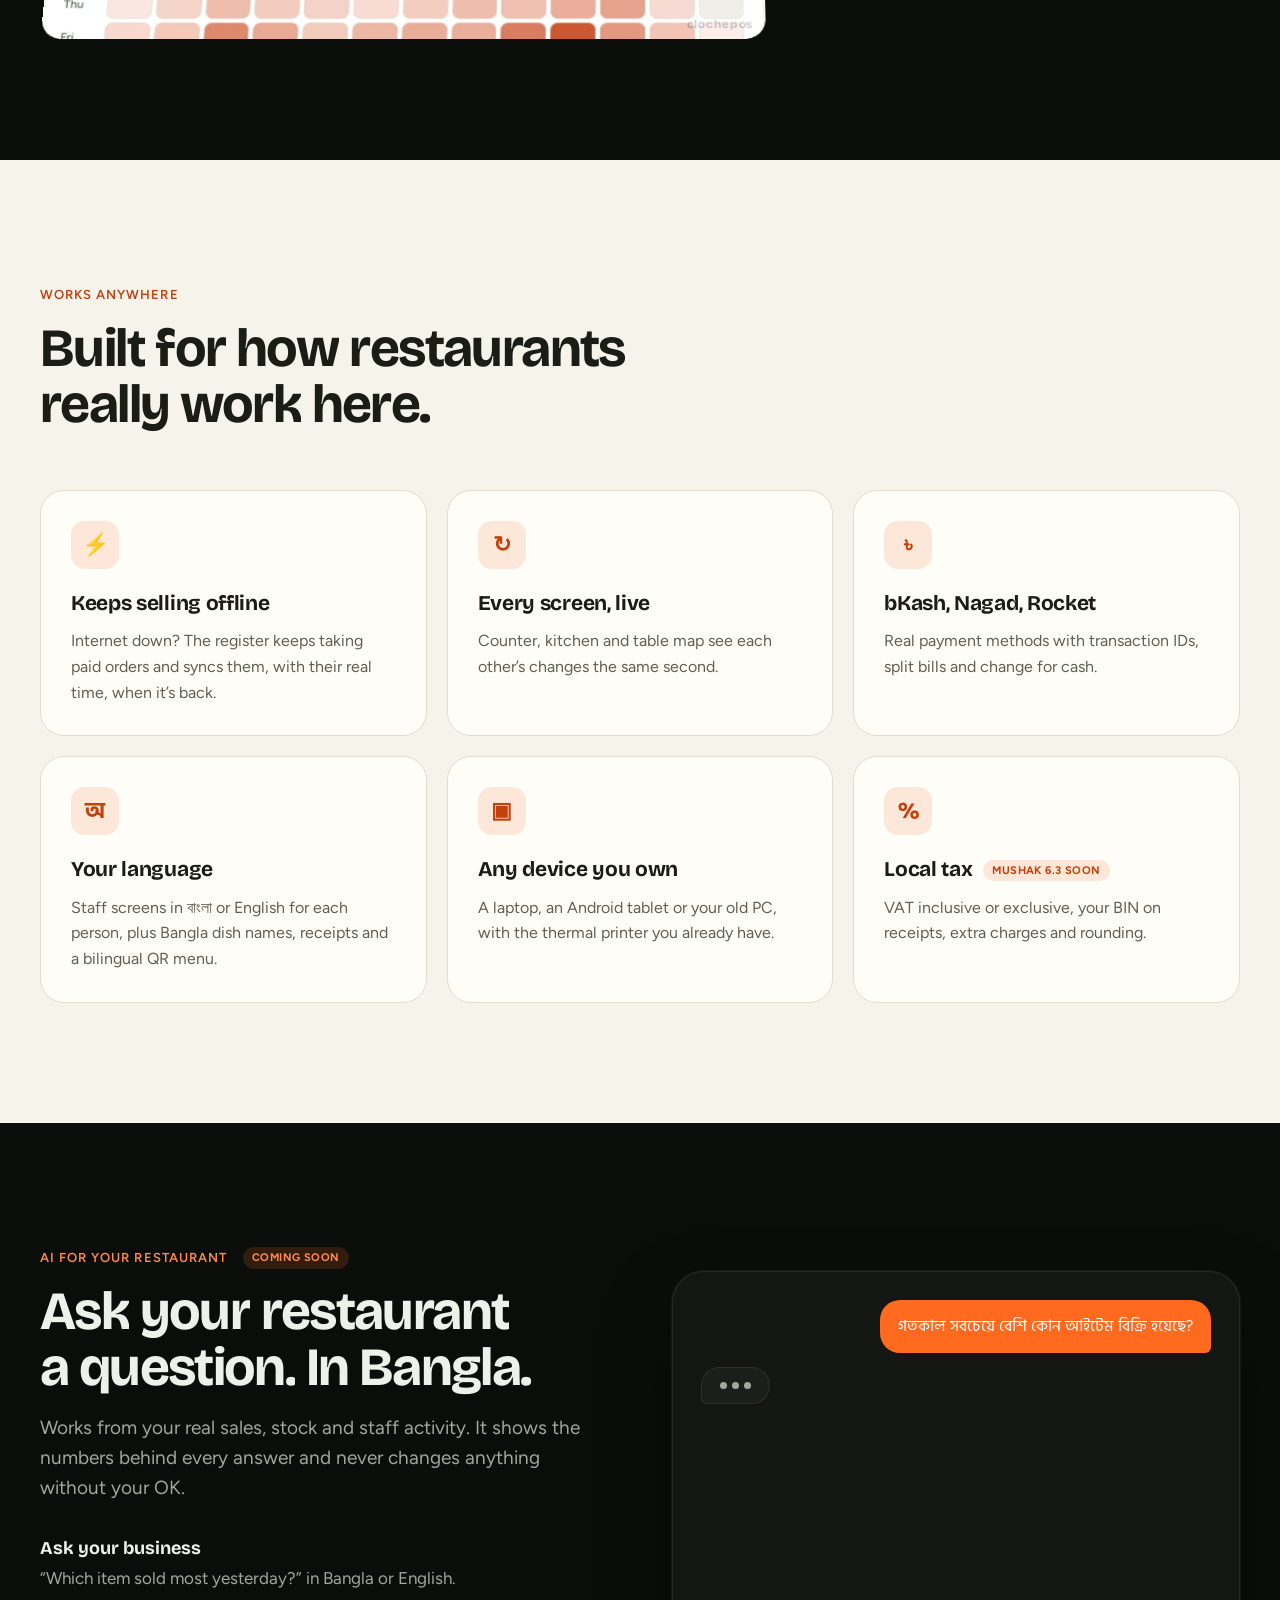
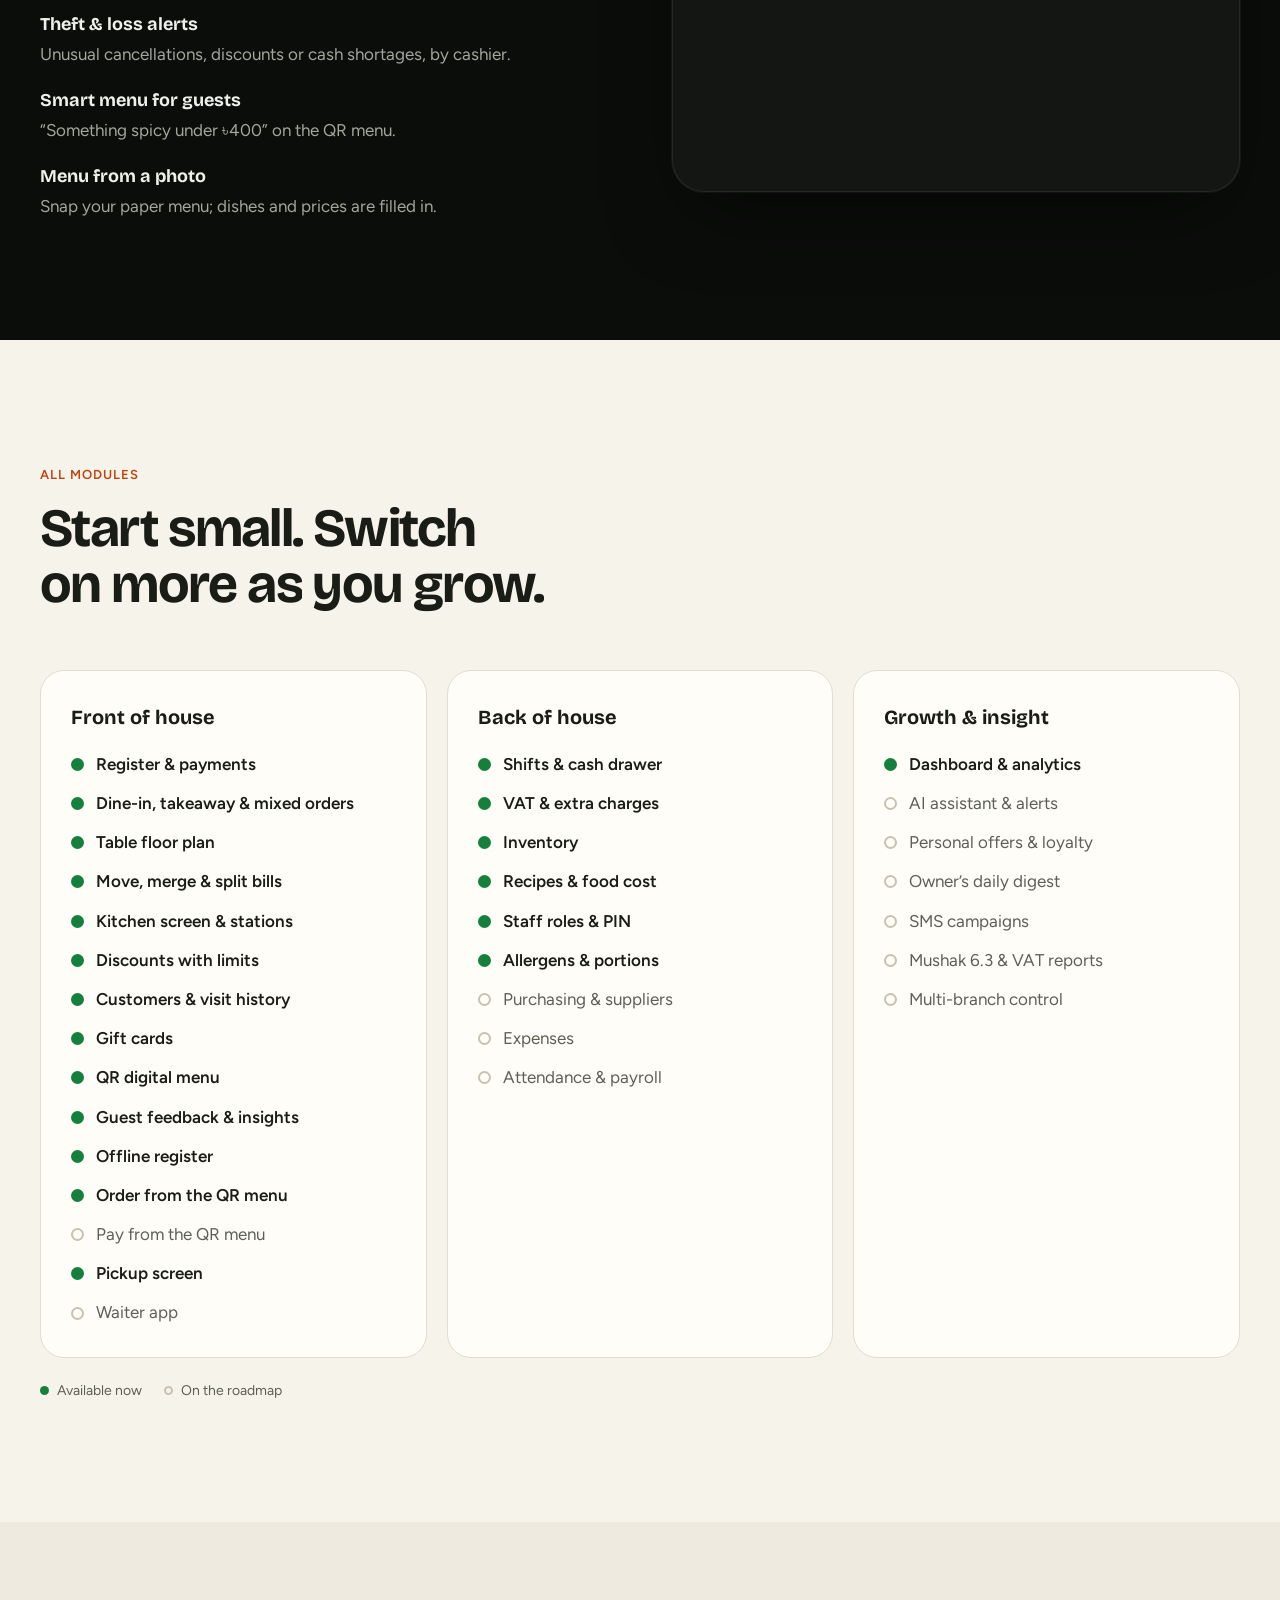
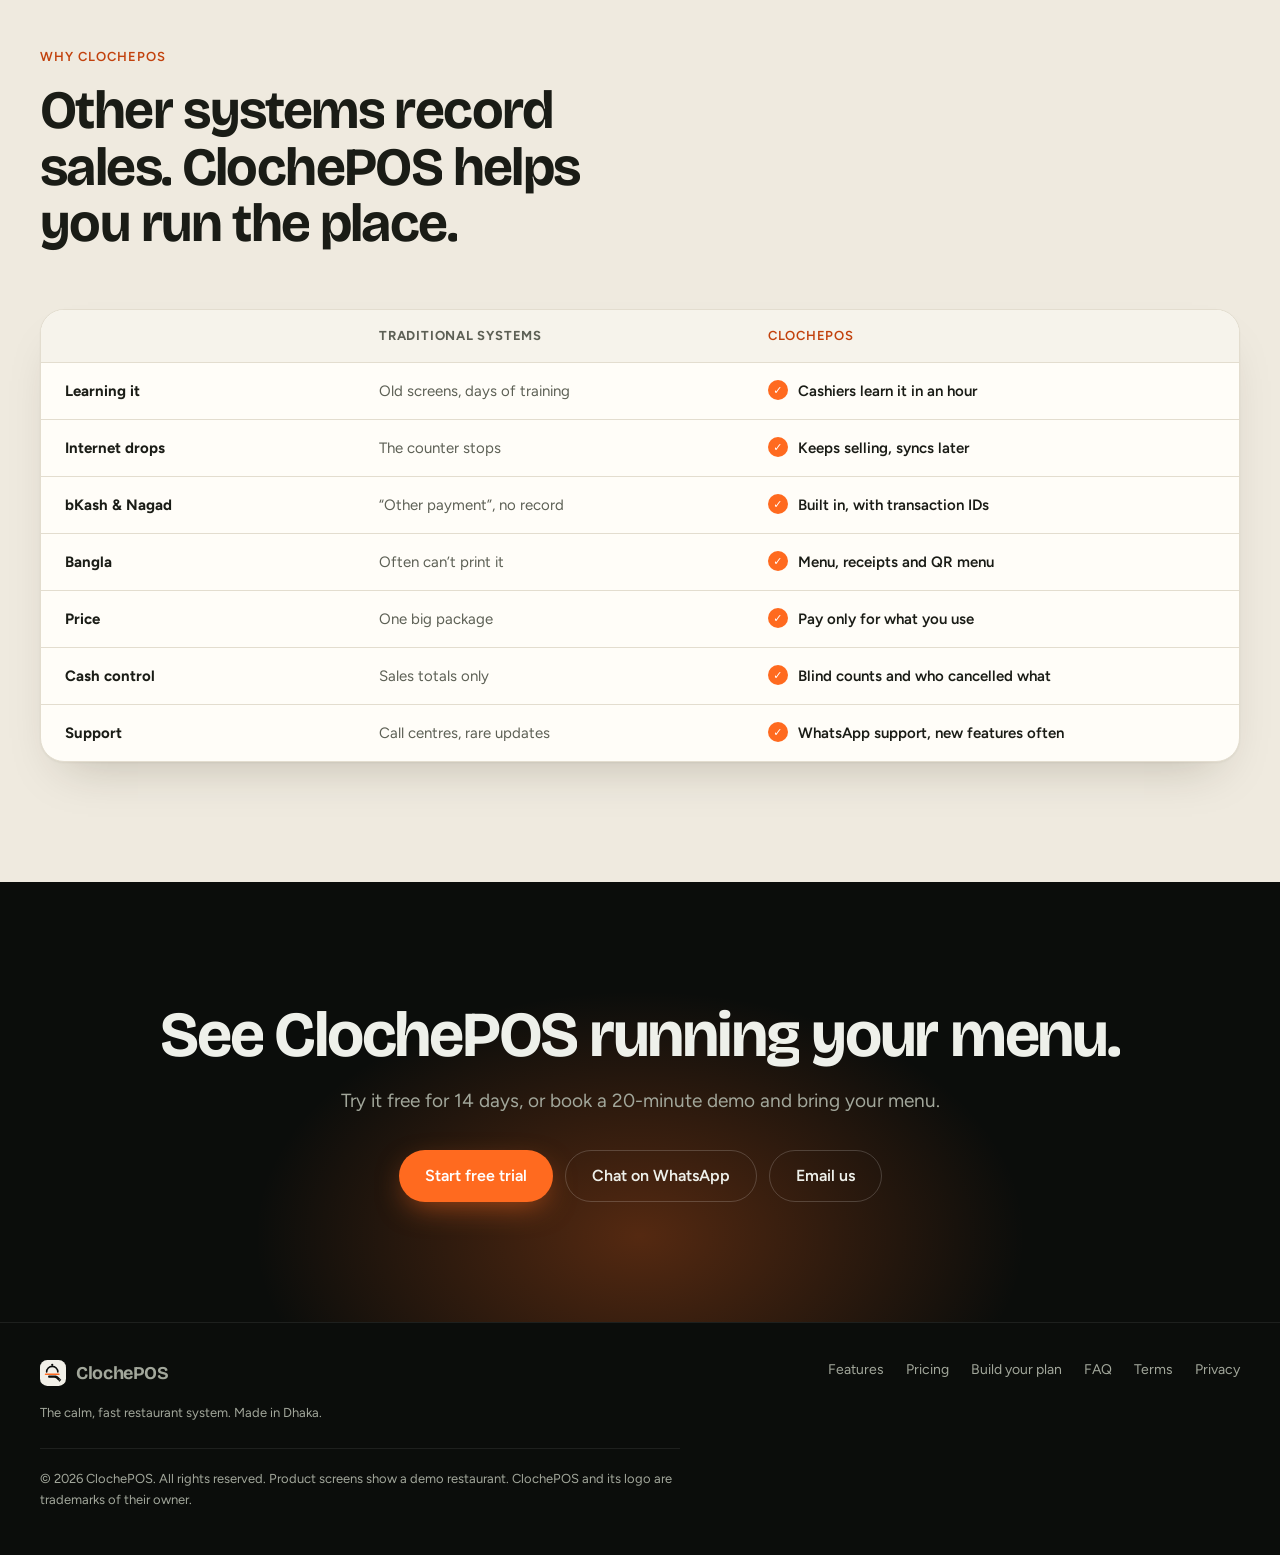
<file: features.html>
<!doctype html>
<html lang="en">
<head>
    <meta charset="utf-8">
    <meta name="viewport" content="width=device-width, initial-scale=1">
    <title>Features · ClochePOS</title>
    <meta name="description" content="Everything ClochePOS does: fast billing, tables and kitchen screen, cash control, stock and food cost, QR menu and guest feedback, reports, offline register and live updates.">
    <meta name="theme-color" content="#0b0d0b">
    <link rel="canonical" href="https://clochepos.com/features">
    <meta property="og:title" content="Features · ClochePOS">
    <meta property="og:description" content="Everything ClochePOS does: fast billing, tables and kitchen screen, cash control, stock and food cost, QR menu and guest feedback, reports, offline register and live updates.">
    <meta property="og:type" content="website">
    <meta property="og:url" content="https://clochepos.com/features">
    <link rel="icon" href="assets/favicon.svg" type="image/svg+xml">
    <link rel="preconnect" href="https://fonts.googleapis.com">
    <link rel="preconnect" href="https://fonts.gstatic.com" crossorigin>
    <link href="https://fonts.googleapis.com/css2?family=Bricolage+Grotesque:opsz,wght@12..96,500..800&family=Figtree:wght@400..700&family=Hind+Siliguri:wght@400;600&display=swap" rel="stylesheet">
    <link rel="stylesheet" href="assets/styles.css">
    <script>document.documentElement.classList.add("js")</script>
</head>
<body>
<a class="skip" href="#main">Skip to content</a>

<!-- Built by build.py from pages/features.html: edit that file, not this one. -->
<header class="nav">
    <div class="wrap nav-inner">
        <a href="index.html" class="brand" aria-label="ClochePOS home">
            <svg viewBox="0 0 32 32" aria-hidden="true"><rect width="32" height="32" rx="9" fill="#F2F0E8"/><svg x="3.5" y="3.5" width="25" height="25" viewBox="2.6 7.2 29 29"><path d="M8 20.2a8 8 0 0 1 16 0" fill="none" stroke="#0B0D0B" stroke-width="2.3" stroke-linecap="round"/><circle cx="16" cy="10" r="1.6" fill="#0B0D0B"/><path d="M6.5 23.4h19" stroke="#FF6A1F" stroke-width="2.3" stroke-linecap="round"/><path d="M11.6 25.3H20.2C22.1 25.3 23.4 26 24.9 27.5L28.9 31.5L26.3 34.1L21.9 29.7C21 28.8 20.1 28.5 18.7 28.5H11.6A1.6 1.6 0 0 1 11.6 25.3Z" fill="#0B0D0B"/><path d="M27.6 30.2 L25.0 32.8" stroke="#F2F0E8" stroke-width="0.7" stroke-linecap="round"/></svg></svg>
            <span>ClochePOS</span>
        </a>
        <nav class="nav-links" id="nav-links" aria-label="Main">
            <a href="features.html" aria-current="page">Features</a>
            <a href="pricing.html">Pricing</a>
            <a href="plan.html">Build your plan</a>
            <a href="faq.html">FAQ</a>
            <a class="nav-mobile-only" href="#contact" data-contact>Talk to us</a>
        </nav>
        <div class="nav-actions">
            <a class="btn btn-accent btn-sm" data-trial href="https://start.clochepos.com">Start free trial</a>
            <button class="nav-toggle" type="button" aria-expanded="false" aria-controls="nav-links" aria-label="Menu"><span></span><span></span></button>
        </div>
    </div>
    <span class="progress" aria-hidden="true"></span>
</header>

<main id="main">
<section class="page-hero">
        <div class="wrap">
            <p class="eyebrow">Features</p>
            <h1>Everything your restaurant runs on.</h1>
            <p class="lead">Jump to what matters to you. Everything marked <span class="soon dark">Soon</span> is on the way.</p>
        </div>
    </section>
    <nav class="jumpbar" aria-label="Feature sections">
        <div class="wrap jumpbar-inner">
            <a href="#counter">Counter</a>
            <a href="#dine-in">Tables &amp; kitchen</a>
            <a href="#cash">Cash</a>
            <a href="#stock">Stock</a>
            <a href="#guests">Guests</a>
            <a href="#reports">Reports</a>
            <a href="#anywhere">Works anywhere</a>
            <a href="#ai">AI</a>
            <a href="#modules">All modules</a>
            <a href="#why">Why us</a>
        </div>
    </nav>

    <!-- COUNTER -->
    <section class="section light" id="counter">
        <div class="wrap">
            <header class="section-head">
                <p class="eyebrow ink">The counter</p>
                <h2>Every order in a few taps.</h2>
                <p class="lead ink">Big touch targets and search in English and বাংলা, so nothing slows down the next guest.</p>
            </header>
            <div class="bento">
                <article class="card span-2 reveal">
                    <div class="card-copy">
                        <h3>Sizes, add-ons and kitchen notes</h3>
                        <p>Required choices are pre-selected, prices update live, and notes like “No onion” go straight to the kitchen ticket.</p>
                    </div>
                    <figure class="card-shot protect"><img src="assets/img/frag-options.webp" width="839" height="390" alt="Item options with sizes and crust" loading="lazy" draggable="false"></figure>
                </article>
                <article class="card tall reveal">
                    <div class="card-copy">
                        <h3>Receipts guests keep</h3>
                        <p>Your logo, token number, VAT line, Wi-Fi and QR codes for the menu and feedback. Bangla prints on any thermal printer, with no print dialog.</p>
                    </div>
                    <figure class="card-receipt protect"><img src="assets/img/receipt.webp" width="272" height="840" alt="Printed receipt with Bangla thank-you message" loading="lazy" draggable="false"></figure>
                </article>
                <article class="card reveal">
                    <div class="card-copy">
                        <h3>bKash, Nagad, card or cash</h3>
                        <p>Change is worked out for you. Mobile payments keep their transaction ID for end-of-day checks.</p>
                    </div>
                    <figure class="card-shot protect crop-bottom"><img src="assets/img/frag-payment.webp" width="839" height="545" alt="Payment screen with bKash selected" loading="lazy" draggable="false"></figure>
                </article>
                <article class="card reveal">
                    <div class="card-copy">
                        <h3>Hold, resume, tokens</h3>
                        <p>Park an order, serve the next guest, pick it back up with one tap. Dine-in, takeaway or both on one bill. Gift cards pay like money.</p>
                    </div>
                    <ul class="mini-list" aria-hidden="true">
                        <li><span class="badge">Token 12</span> Dine-in · T4 <em>৳1,240</em></li>
                        <li><span class="badge">Token 15</span> Takeaway <em>৳680</em></li>
                        <li><span class="badge muted">Cancelled</span> “Wrong item” · by Manager <em>৳320</em></li>
                    </ul>
                </article>
            </div>
        </div>
    </section>

    <!-- DINE-IN -->
    <section class="section cream-2" id="dine-in">
        <div class="wrap">
            <header class="section-head">
                <p class="eyebrow ink">Tables &amp; kitchen</p>
                <h2>Your floor and kitchen, talking to each other.</h2>
            </header>
            <div class="feature-split">
                <figure class="shot-frame protect reveal"><img src="assets/img/frag-floor.webp" width="1104" height="736" alt="Live floor plan with free, seated and long-waiting tables" loading="lazy" draggable="false"></figure>
                <div class="feature-copy reveal">
                    <h3>Live table floor plan</h3>
                    <ul class="ticks">
                        <li>Draw your own floors: tables, counter, doors and walls</li>
                        <li>Free, seated or waiting too long, with time and bill on every table</li>
                        <li>Move guests, merge two tables or split one bill</li>
                    </ul>
                </div>
            </div>
            <div class="feature-split reverse">
                <figure class="shot-frame protect reveal"><img src="assets/img/frag-kitchen.webp" width="1440" height="620" alt="Kitchen screen with new, preparing and ready orders and timers" loading="lazy" draggable="false"></figure>
                <div class="feature-copy reveal">
                    <h3>Kitchen screen with timers</h3>
                    <ul class="ticks">
                        <li>Orders appear the moment they are placed, with timers that turn red when late</li>
                        <li>Only new items go to the kitchen when a table orders more</li>
                        <li>Separate screens and printers for the kitchen and the bar</li>
                        <li>Guests see received, preparing and ready on their phone</li>
                        <li>A pickup screen at the counter shows token numbers as they become ready</li>
                    </ul>
                </div>
            </div>
        </div>
    </section>

    <!-- CASH -->
    <section class="section light" id="cash">
        <div class="wrap feature-split">
            <div class="feature-copy reveal">
                <p class="eyebrow ink">Cash that adds up</p>
                <h2 class="feature-title">Know exactly what should be in the drawer.</h2>
                <ul class="ticks">
                    <li>Every shift starts with opening cash and records every taka in or out</li>
                    <li>A blind count at closing shows exactly what is short or over</li>
                    <li>Every discount and cancelled bill is recorded with who and why</li>
                    <li>VAT plus service charge, packaging fee or SD</li>
                </ul>
            </div>
            <figure class="drawer-frame protect reveal"><img src="assets/img/frag-drawer.webp" width="448" height="630" alt="Cash drawer panel with opening cash, cash sales, pay outs and expected amount" loading="lazy" draggable="false"></figure>
        </div>
    </section>

    <!-- STOCK -->
    <section class="section cream-2" id="stock">
        <div class="wrap feature-split">
            <div class="feature-copy reveal">
                <p class="eyebrow ink">Stock &amp; food cost</p>
                <h2 class="feature-title">Recipes that count your stock for you.</h2>
                <ul class="ticks">
                    <li>Link each dish to its ingredients once; every sale deducts them</li>
                    <li>Receiving, waste, stock counts and low-stock alerts</li>
                    <li>The true cost and profit of every plate</li>
                </ul>
            </div>
            <div class="recipe reveal" aria-hidden="true">
                <div class="recipe-row head"><span>Signature Burger</span><span>Cost</span></div>
                <div class="recipe-row"><span>Beef patty × 2</span><span>৳120</span></div>
                <div class="recipe-row"><span>Burger bun × 1</span><span>৳15</span></div>
                <div class="recipe-row"><span>Cheddar slice × 1</span><span>৳12</span></div>
                <div class="recipe-row"><span>Lettuce, tomato, onion</span><span>৳4</span></div>
                <div class="recipe-row total"><span>Food cost on ৳450</span><span class="ok">33.6%</span></div>
            </div>
        </div>
    </section>

    <!-- GUESTS -->
    <section class="section light" id="guests">
        <div class="wrap qr-split">
            <div class="qr-copy reveal">
                <p class="eyebrow ink">Guests</p>
                <h2>A menu guests enjoy, and a voice they use.</h2>
                <ul class="ticks">
                    <li>QR menu with photos, Bangla and English, and live “sold out” labels</li>
                    <li>Allergens, diet labels and portions, with an allergy filter for guests</li>
                    <li>A QR per table, ready to print, in your colours</li>
                    <li>“Rate your visit” on every receipt, with thumbs per dish</li>
                    <li>Feedback inbox with follow-up, plus customers and visit history</li>
                    <li>Guests order from the table QR; staff accept it and it goes to the kitchen</li>
                </ul>
            </div>
            <div class="phones reveal" aria-label="QR menu on two phones">
                <figure class="phone protect"><img src="assets/img/qr-menu.webp" width="520" height="1125" alt="QR menu header with chef's picks" loading="lazy" draggable="false"></figure>
                <figure class="phone back protect"><img src="assets/img/qr-menu-list.webp" width="520" height="1125" alt="QR menu list with photos and prices" loading="lazy" draggable="false"></figure>
            </div>
        </div>
    </section>

    <!-- REPORTS -->
    <section class="section dark" id="reports">
        <div class="wrap insights">
            <header class="section-head">
                <p class="eyebrow">Reports</p>
                <h2>Know your busiest hour before it arrives.</h2>
                <p class="lead">Sales by day, rush hours, dishes that earn and dishes that sit, payment mix, staff and guest ratings. Updated the moment an order is paid.</p>
            </header>
            <div class="insight-stage">
                <figure class="shot ins-trend protect wipe"><img src="assets/img/frag-trend.webp" width="911" height="438" alt="Net sales by day chart" draggable="false"></figure>
                <figure class="shot ins-mix protect wipe"><img src="assets/img/frag-paymix.webp" width="444" height="438" alt="Payment mix: cash, bKash, card, Nagad" draggable="false"></figure>
                <figure class="shot ins-heat protect wipe"><img src="assets/img/frag-heatmap.webp" width="911" height="413" alt="Busiest hours heatmap" draggable="false"></figure>
            </div>
        </div>
    </section>

    <!-- WORKS ANYWHERE -->
    <section class="section light" id="anywhere">
        <div class="wrap">
            <header class="section-head">
                <p class="eyebrow ink">Works anywhere</p>
                <h2>Built for how restaurants really work here.</h2>
            </header>
            <div class="bd-grid">
                <article class="bd reveal"><span class="bd-ico" aria-hidden="true">⚡</span><h3>Keeps selling offline</h3><p>Internet down? The register keeps taking paid orders and syncs them, with their real time, when it’s back.</p></article>
                <article class="bd reveal"><span class="bd-ico" aria-hidden="true">↻</span><h3>Every screen, live</h3><p>Counter, kitchen and table map see each other’s changes the same second.</p></article>
                <article class="bd reveal"><span class="bd-ico" aria-hidden="true">৳</span><h3>bKash, Nagad, Rocket</h3><p>Real payment methods with transaction IDs, split bills and change for cash.</p></article>
                <article class="bd reveal"><span class="bd-ico bn" aria-hidden="true">অ</span><h3>Your language</h3><p>Staff screens in বাংলা or English for each person, plus Bangla dish names, receipts and a bilingual QR menu.</p></article>
                <article class="bd reveal"><span class="bd-ico" aria-hidden="true">▣</span><h3>Any device you own</h3><p>A laptop, an Android tablet or your old PC, with the thermal printer you already have.</p></article>
                <article class="bd reveal"><span class="bd-ico" aria-hidden="true">%</span><h3>Local tax <span class="soon">Mushak 6.3 soon</span></h3><p>VAT inclusive or exclusive, your BIN on receipts, extra charges and rounding.</p></article>
            </div>
        </div>
    </section>

    <!-- AI -->
    <section class="section dark ai" id="ai">
        <div class="wrap ai-grid">
            <div>
                <p class="eyebrow">AI for your restaurant <span class="soon dark">Coming soon</span></p>
                <h2>Ask your restaurant a question. In Bangla.</h2>
                <p class="lead">Works from your real sales, stock and staff activity. It shows the numbers behind every answer and never changes anything without your OK.</p>
                <ul class="ai-list">
                    <li><b>Ask your business</b> “Which item sold most yesterday?” in Bangla or English.</li>
                    <li><b>Theft &amp; loss alerts</b> Unusual cancellations, discounts or cash shortages, by cashier.</li>
                    <li><b>Smart menu for guests</b> “Something spicy under ৳400” on the QR menu.</li>
                    <li><b>Menu from a photo</b> Snap your paper menu; dishes and prices are filled in.</li>
                </ul>
            </div>
            <div class="chat" aria-label="Example conversation">
                <div class="msg me bn">গতকাল সবচেয়ে বেশি কোন আইটেম বিক্রি হয়েছে?</div>
                <div class="msg bot">
                    <p><b>Classic Beef Burger</b> led yesterday with <b>38 sold</b> (৳12,160), up 18% on last Friday.</p>
                    <p class="hint">You’re likely to run low on burger buns by Saturday evening. Order 120 more.</p>
                </div>
                <div class="msg me">Any cancelled bills I should look at?</div>
                <div class="msg bot"><p>3 bills were cancelled after 10 pm on one register, all marked “Wrong item”. That’s higher than usual for that shift.</p></div>
            </div>
        </div>
    </section>

    <!-- MODULES -->
    <section class="section light" id="modules">
        <div class="wrap">
            <header class="section-head">
                <p class="eyebrow ink">All modules</p>
                <h2>Start small. Switch on more as you grow.</h2>
            </header>
            <div class="modules">
                <div class="mod-col">
                    <h3>Front of house</h3>
                    <ul>
                        <li class="live">Register &amp; payments</li>
                        <li class="live">Dine-in, takeaway &amp; mixed orders</li>
                        <li class="live">Table floor plan</li>
                        <li class="live">Move, merge &amp; split bills</li>
                        <li class="live">Kitchen screen &amp; stations</li>
                        <li class="live">Discounts with limits</li>
                        <li class="live">Customers &amp; visit history</li>
                        <li class="live">Gift cards</li>
                        <li class="live">QR digital menu</li>
                        <li class="live">Guest feedback &amp; insights</li>
                        <li class="live">Offline register</li>
                        <li class="live">Order from the QR menu</li>
                        <li>Pay from the QR menu</li>
                        <li class="live">Pickup screen</li>
                        <li>Waiter app</li>
                    </ul>
                </div>
                <div class="mod-col">
                    <h3>Back of house</h3>
                    <ul>
                        <li class="live">Shifts &amp; cash drawer</li>
                        <li class="live">VAT &amp; extra charges</li>
                        <li class="live">Inventory</li>
                        <li class="live">Recipes &amp; food cost</li>
                        <li class="live">Staff roles &amp; PIN</li>
                        <li class="live">Allergens &amp; portions</li>
                        <li>Purchasing &amp; suppliers</li>
                        <li>Expenses</li>
                        <li>Attendance &amp; payroll</li>
                    </ul>
                </div>
                <div class="mod-col">
                    <h3>Growth &amp; insight</h3>
                    <ul>
                        <li class="live">Dashboard &amp; analytics</li>
                        <li>AI assistant &amp; alerts</li>
                        <li>Personal offers &amp; loyalty</li>
                        <li>Owner’s daily digest</li>
                        <li>SMS campaigns</li>
                        <li>Mushak 6.3 &amp; VAT reports</li>
                        <li>Multi-branch control</li>
                    </ul>
                </div>
            </div>
            <p class="legend"><span class="live-dot"></span> Available now <span class="soon-dot"></span> On the roadmap</p>
        </div>
    </section>

    <!-- WHY US -->
    <section class="section cream-2" id="why">
        <div class="wrap">
            <header class="section-head">
                <p class="eyebrow ink">Why ClochePOS</p>
                <h2>Other systems record sales. ClochePOS helps you run the place.</h2>
            </header>
            <div class="compare reveal" role="table" aria-label="ClochePOS compared with traditional restaurant software">
                <div class="compare-row compare-head" role="row">
                    <span role="columnheader"></span>
                    <span role="columnheader">Traditional systems</span>
                    <span role="columnheader">ClochePOS</span>
                </div>
                <div class="compare-row" role="row"><span role="rowheader">Learning it</span><span role="cell">Old screens, days of training</span><span role="cell">Cashiers learn it in an hour</span></div>
                <div class="compare-row" role="row"><span role="rowheader">Internet drops</span><span role="cell">The counter stops</span><span role="cell">Keeps selling, syncs later</span></div>
                <div class="compare-row" role="row"><span role="rowheader">bKash &amp; Nagad</span><span role="cell">“Other payment”, no record</span><span role="cell">Built in, with transaction IDs</span></div>
                <div class="compare-row" role="row"><span role="rowheader">Bangla</span><span role="cell">Often can’t print it</span><span role="cell">Menu, receipts and QR menu</span></div>
                <div class="compare-row" role="row"><span role="rowheader">Price</span><span role="cell">One big package</span><span role="cell">Pay only for what you use</span></div>
                <div class="compare-row" role="row"><span role="rowheader">Cash control</span><span role="cell">Sales totals only</span><span role="cell">Blind counts and who cancelled what</span></div>
                <div class="compare-row" role="row"><span role="rowheader">Support</span><span role="cell">Call centres, rare updates</span><span role="cell">WhatsApp support, new features often</span></div>
            </div>
        </div>
    </section>

    <!-- CTA -->
    <section class="section dark cta" id="contact">
        <div class="wrap cta-inner">
            <h2>See ClochePOS running your menu.</h2>
            <p class="lead">Try it free for 14 days, or book a 20-minute demo and bring your menu.</p>
            <div class="hero-ctas center">
                <a class="btn btn-accent" data-trial href="https://start.clochepos.com">Start free trial</a>
                <a class="btn btn-ghost" data-cta href="#contact">Chat on WhatsApp</a>
                <a class="btn btn-ghost" data-email href="#contact">Email us</a>
            </div>
        </div>
    </section>
</main>

<footer class="footer">
    <div class="wrap footer-grid">
        <div>
            <a href="index.html" class="brand small" aria-label="ClochePOS home">
                <svg viewBox="0 0 32 32" aria-hidden="true"><rect width="32" height="32" rx="9" fill="#F2F0E8"/><svg x="3.5" y="3.5" width="25" height="25" viewBox="2.6 7.2 29 29"><path d="M8 20.2a8 8 0 0 1 16 0" fill="none" stroke="#0B0D0B" stroke-width="2.3" stroke-linecap="round"/><circle cx="16" cy="10" r="1.6" fill="#0B0D0B"/><path d="M6.5 23.4h19" stroke="#FF6A1F" stroke-width="2.3" stroke-linecap="round"/><path d="M11.6 25.3H20.2C22.1 25.3 23.4 26 24.9 27.5L28.9 31.5L26.3 34.1L21.9 29.7C21 28.8 20.1 28.5 18.7 28.5H11.6A1.6 1.6 0 0 1 11.6 25.3Z" fill="#0B0D0B"/><path d="M27.6 30.2 L25.0 32.8" stroke="#F2F0E8" stroke-width="0.7" stroke-linecap="round"/></svg></svg>
                <span>ClochePOS</span>
            </a>
            <p class="footer-tag">The calm, fast restaurant system. Made in Dhaka.</p>
        </div>
        <nav class="footer-links" aria-label="Footer">
            <a href="features.html">Features</a>
            <a href="pricing.html">Pricing</a>
            <a href="plan.html">Build your plan</a>
            <a href="faq.html">FAQ</a>
            <a href="terms.html">Terms</a>
            <a href="privacy.html">Privacy</a>
        </nav>
        <p class="footer-legal">© <span id="year">2026</span> ClochePOS. All rights reserved. Product screens show a demo restaurant. ClochePOS and its logo are trademarks of their owner.</p>
    </div>
</footer>

<script src="assets/contact.js" defer></script>
<script src="assets/site.js" defer></script>
</body>
</html>
</file>
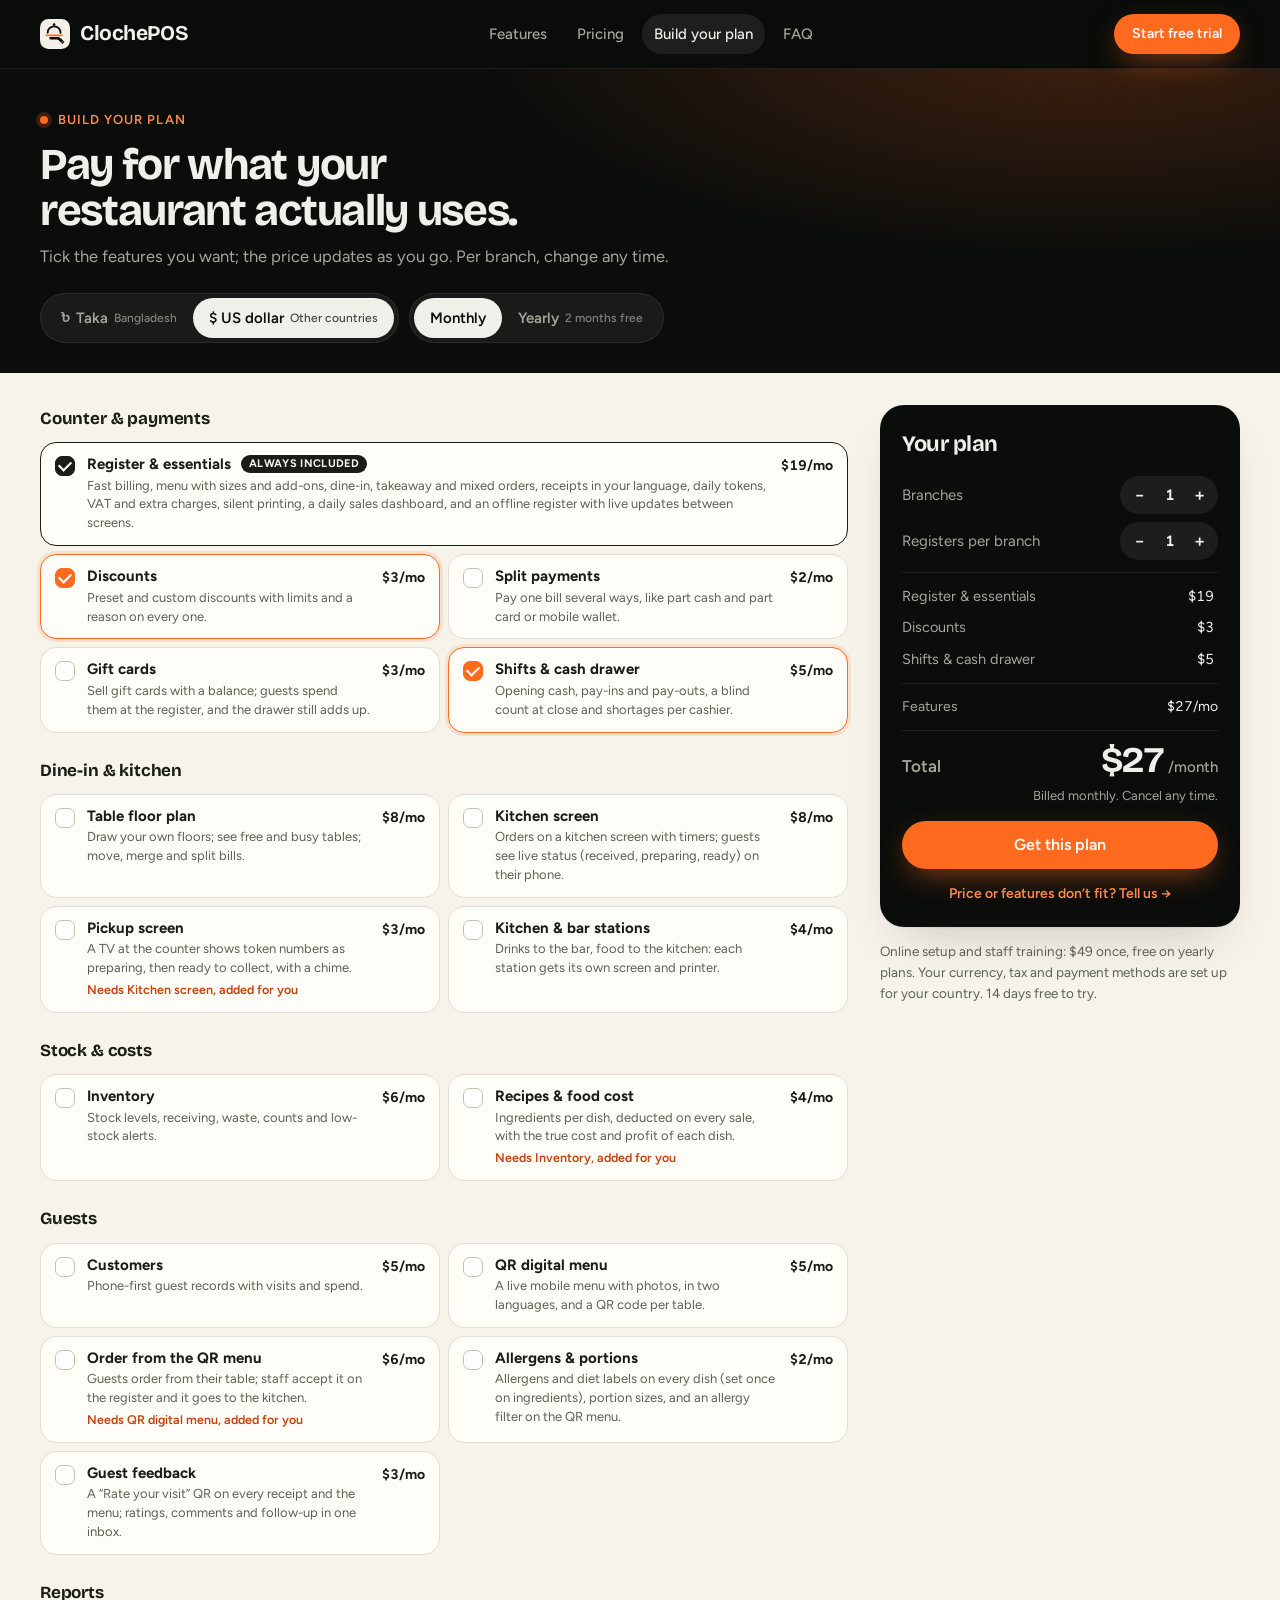
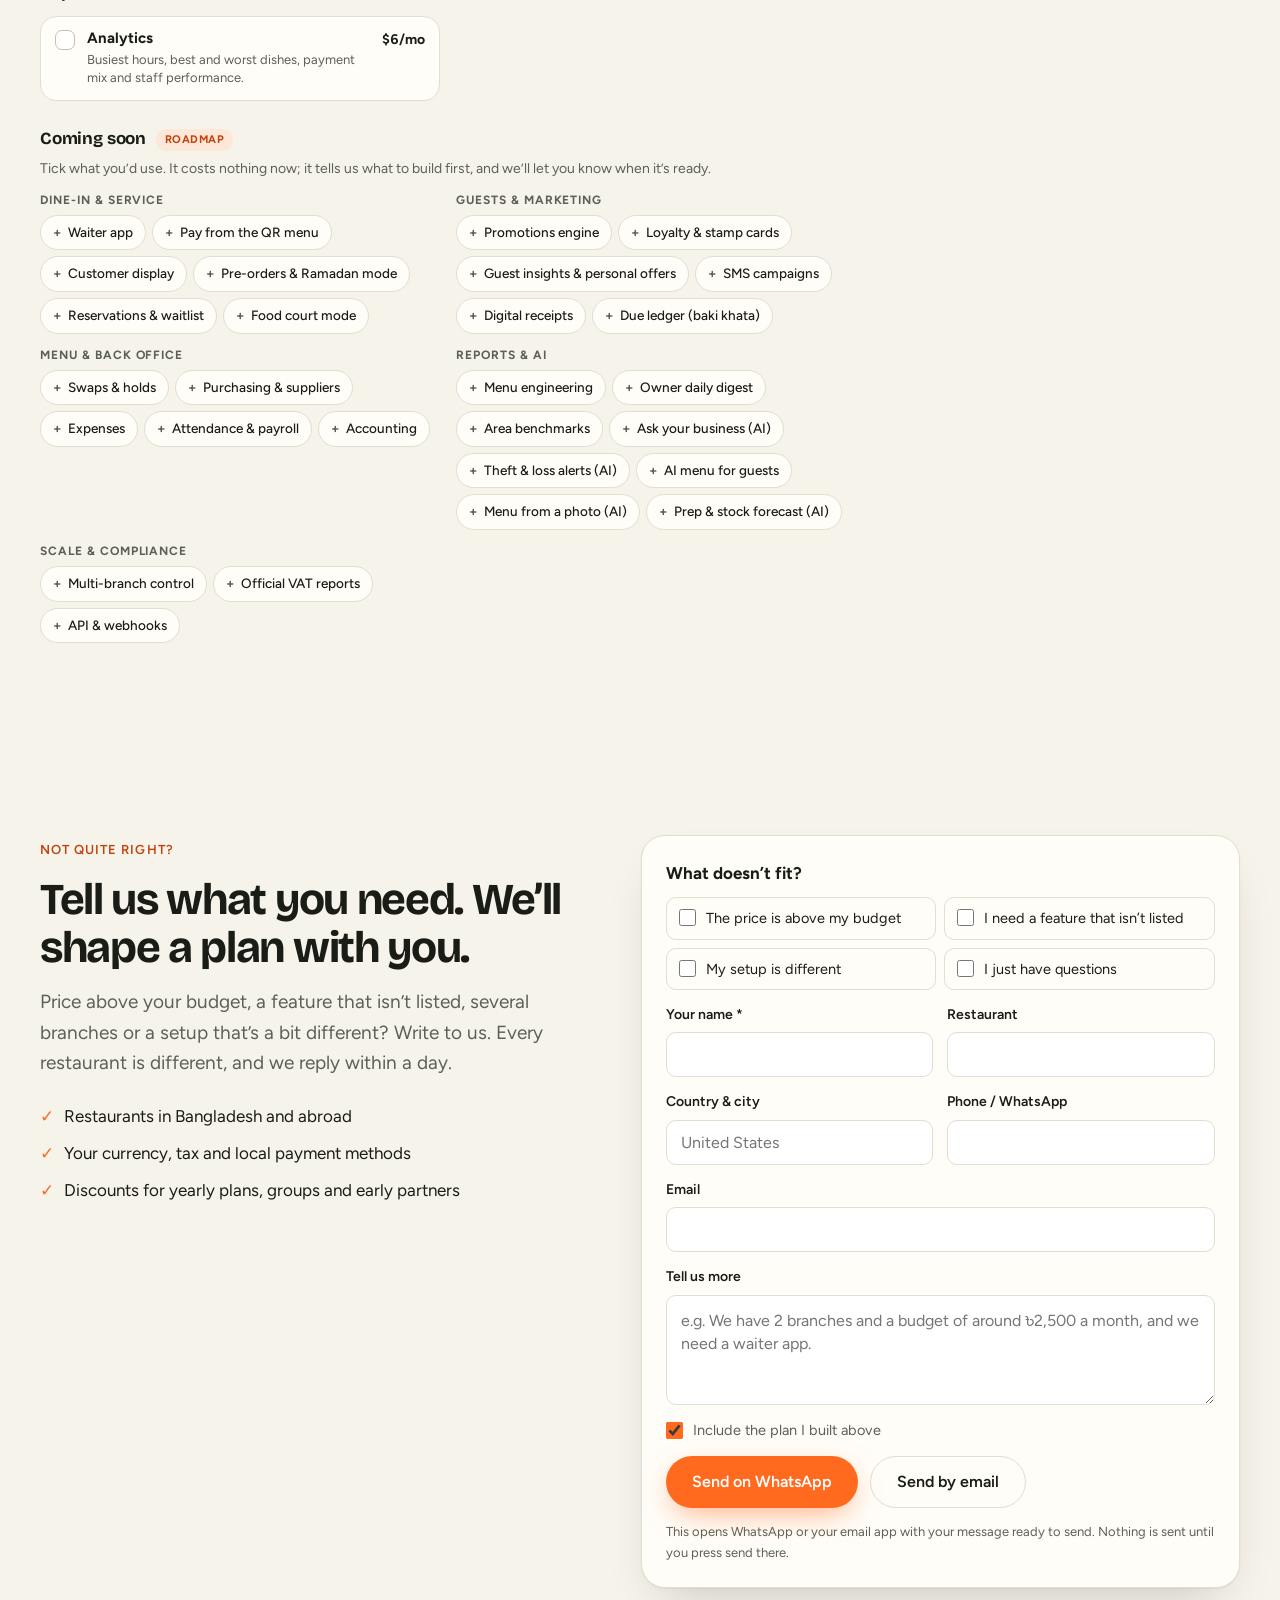
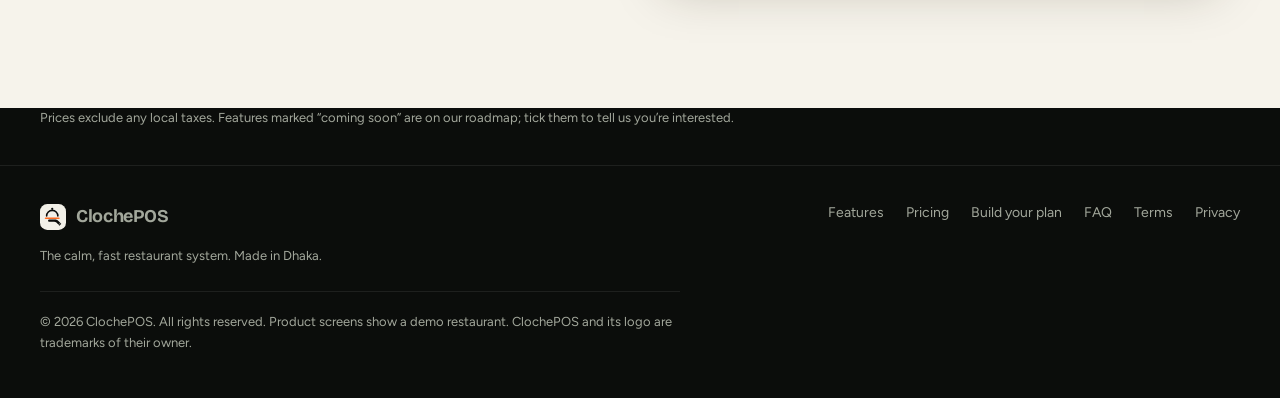
<file: plan.html>
<!doctype html>
<html lang="en">
<head>
    <meta charset="utf-8">
    <meta name="viewport" content="width=device-width, initial-scale=1">
    <title>Build your plan · ClochePOS</title>
    <meta name="description" content="Pick the ClochePOS features your restaurant needs and see the price instantly, in taka or US dollars. Not quite right? Tell us and we will shape a plan with you.">
    <meta name="theme-color" content="#0b0d0b">
    <link rel="canonical" href="https://clochepos.com/plan">
    <meta property="og:title" content="Build your plan · ClochePOS">
    <meta property="og:description" content="Pick the ClochePOS features your restaurant needs and see the price instantly, in taka or US dollars. Not quite right? Tell us and we will shape a plan with you.">
    <meta property="og:type" content="website">
    <meta property="og:url" content="https://clochepos.com/plan">
    <link rel="icon" href="assets/favicon.svg" type="image/svg+xml">
    <link rel="preconnect" href="https://fonts.googleapis.com">
    <link rel="preconnect" href="https://fonts.gstatic.com" crossorigin>
    <link href="https://fonts.googleapis.com/css2?family=Bricolage+Grotesque:opsz,wght@12..96,500..800&family=Figtree:wght@400..700&family=Hind+Siliguri:wght@400;600&display=swap" rel="stylesheet">
    <link rel="stylesheet" href="assets/styles.css">
    <link rel="stylesheet" href="assets/plan.css">
    <script>document.documentElement.classList.add("js")</script>
</head>
<body class="plan-page">
<a class="skip" href="#main">Skip to content</a>

<!-- Built by build.py from pages/plan.html: edit that file, not this one. -->
<header class="nav">
    <div class="wrap nav-inner">
        <a href="index.html" class="brand" aria-label="ClochePOS home">
            <svg viewBox="0 0 32 32" aria-hidden="true"><rect width="32" height="32" rx="9" fill="#F2F0E8"/><svg x="3.5" y="3.5" width="25" height="25" viewBox="2.6 7.2 29 29"><path d="M8 20.2a8 8 0 0 1 16 0" fill="none" stroke="#0B0D0B" stroke-width="2.3" stroke-linecap="round"/><circle cx="16" cy="10" r="1.6" fill="#0B0D0B"/><path d="M6.5 23.4h19" stroke="#FF6A1F" stroke-width="2.3" stroke-linecap="round"/><path d="M11.6 25.3H20.2C22.1 25.3 23.4 26 24.9 27.5L28.9 31.5L26.3 34.1L21.9 29.7C21 28.8 20.1 28.5 18.7 28.5H11.6A1.6 1.6 0 0 1 11.6 25.3Z" fill="#0B0D0B"/><path d="M27.6 30.2 L25.0 32.8" stroke="#F2F0E8" stroke-width="0.7" stroke-linecap="round"/></svg></svg>
            <span>ClochePOS</span>
        </a>
        <nav class="nav-links" id="nav-links" aria-label="Main">
            <a href="features.html">Features</a>
            <a href="pricing.html">Pricing</a>
            <a href="plan.html" aria-current="page">Build your plan</a>
            <a href="faq.html">FAQ</a>
            <a class="nav-mobile-only" href="#contact" data-contact>Talk to us</a>
        </nav>
        <div class="nav-actions">
            <a class="btn btn-accent btn-sm" data-trial href="https://start.clochepos.com">Start free trial</a>
            <button class="nav-toggle" type="button" aria-expanded="false" aria-controls="nav-links" aria-label="Menu"><span></span><span></span></button>
        </div>
    </div>
    <span class="progress" aria-hidden="true"></span>
</header>

<main id="main">
<section class="plan-hero">
        <div class="wrap plan-hero-inner">
            <div class="plan-hero-text">
                <p class="eyebrow"><span class="dot"></span> Build your plan</p>
                <h1>Pay for what your restaurant actually uses.</h1>
                <p class="lead">Tick the features you want; the price updates as you go. Per branch, change any time.</p>
            </div>
            <div class="plan-controls">
                <div class="seg" role="radiogroup" aria-label="Currency">
                    <button type="button" role="radio" data-currency="BDT" aria-checked="true"><span class="cur">৳</span> Taka <small>Bangladesh</small></button>
                    <button type="button" role="radio" data-currency="USD" aria-checked="false">$ US dollar <small>Other countries</small></button>
                </div>
                <div class="seg" role="radiogroup" aria-label="Billing period">
                    <button type="button" role="radio" data-billing="monthly" aria-checked="true">Monthly</button>
                    <button type="button" role="radio" data-billing="yearly" aria-checked="false">Yearly <small>2 months free</small></button>
                </div>
            </div>
        </div>
    </section>

    <section class="plan-body">
        <div class="wrap plan-grid">
            <div class="plan-features" id="features" aria-label="Features">
                <!-- Filled by plan.js -->
            </div>

            <aside class="plan-summary" aria-labelledby="summary-title" aria-live="polite">
                <div class="summary-card">
                    <h2 id="summary-title">Your plan</h2>
                    <div class="steppers">
                        <div class="stepper">
                            <span>Branches</span>
                            <span class="stepper-ctl"><button type="button" data-step="branches" data-dir="-1" aria-label="One branch fewer">−</button><output id="branches">1</output><button type="button" data-step="branches" data-dir="1" aria-label="One more branch">+</button></span>
                        </div>
                        <div class="stepper">
                            <span>Registers per branch</span>
                            <span class="stepper-ctl"><button type="button" data-step="registers" data-dir="-1" aria-label="One register fewer">−</button><output id="registers">1</output><button type="button" data-step="registers" data-dir="1" aria-label="One more register">+</button></span>
                        </div>
                    </div>
                    <ul class="summary-lines" id="summary-lines"></ul>
                    <div class="breakdown" id="breakdown"></div>
                    <div class="summary-total">
                        <span>Total</span>
                        <strong id="total">—</strong>
                    </div>
                    <p class="summary-sub" id="total-sub"></p>
                    <div class="summary-tip" id="tip" hidden></div>
                    <a class="btn btn-accent summary-cta" id="cta-plan" href="#talk" target="_blank" rel="noopener">Get this plan</a>
                    <a class="summary-link" href="#talk">Price or features don’t fit? Tell us →</a>
                </div>
                <p class="summary-note" id="setup-note"></p>
            </aside>
        </div>
    </section>

    <!-- Mobile: total stays in view -->
    <div class="plan-bar" id="plan-bar">
        <div><small>Your plan</small><strong id="bar-total">—</strong></div>
        <a class="btn btn-accent btn-sm" href="#summary-title">See summary</a>
    </div>

    <section class="section light" id="talk">
        <div class="wrap talk-grid">
            <div>
                <p class="eyebrow ink">Not quite right?</p>
                <h2>Tell us what you need. We’ll shape a plan with you.</h2>
                <p class="lead ink">Price above your budget, a feature that isn’t listed, several branches or a setup that’s a bit different? Write to us. Every restaurant is different, and we reply within a day.</p>
                <ul class="talk-points">
                    <li>Restaurants in Bangladesh and abroad</li>
                    <li>Your currency, tax and local payment methods</li>
                    <li>Discounts for yearly plans, groups and early partners</li>
                </ul>
            </div>
            <form class="talk-form" id="talk-form" novalidate>
                <fieldset class="reasons">
                    <legend>What doesn’t fit?</legend>
                    <label><input type="checkbox" name="reason" value="The price is above my budget"> The price is above my budget</label>
                    <label><input type="checkbox" name="reason" value="I need a feature that isn’t listed"> I need a feature that isn’t listed</label>
                    <label><input type="checkbox" name="reason" value="My setup is different (branches, franchise, cloud kitchen…)"> My setup is different</label>
                    <label><input type="checkbox" name="reason" value="I just have questions"> I just have questions</label>
                </fieldset>
                <div class="field-row">
                    <label class="field"><span>Your name *</span><input name="name" autocomplete="name" required></label>
                    <label class="field"><span>Restaurant</span><input name="business" autocomplete="organization"></label>
                </div>
                <div class="field-row">
                    <label class="field"><span>Country &amp; city</span><input name="location" id="location" autocomplete="country-name"></label>
                    <label class="field"><span>Phone / WhatsApp</span><input name="phone" type="tel" autocomplete="tel"></label>
                </div>
                <label class="field"><span>Email</span><input name="email" type="email" autocomplete="email"></label>
                <label class="field"><span>Tell us more</span><textarea name="message" rows="4" placeholder="e.g. We have 2 branches and a budget of around ৳2,500 a month, and we need a waiter app."></textarea></label>
                <label class="attach"><input type="checkbox" name="attach" checked> Include the plan I built above</label>
                <p class="form-error" id="form-error" role="alert" hidden></p>
                <div class="form-actions">
                    <button type="submit" class="btn btn-accent" data-via="whatsapp">Send on WhatsApp</button>
                    <button type="submit" class="btn btn-outline" data-via="email">Send by email</button>
                </div>
                <p class="form-note">This opens WhatsApp or your email app with your message ready to send. Nothing is sent until you press send there.</p>
            </form>
        </div>
    </section>

    <p class="wrap plan-fineprint">Prices exclude any local taxes. Features marked “coming soon” are on our roadmap; tick them to tell us you’re interested.</p>

</main>

<footer class="footer">
    <div class="wrap footer-grid">
        <div>
            <a href="index.html" class="brand small" aria-label="ClochePOS home">
                <svg viewBox="0 0 32 32" aria-hidden="true"><rect width="32" height="32" rx="9" fill="#F2F0E8"/><svg x="3.5" y="3.5" width="25" height="25" viewBox="2.6 7.2 29 29"><path d="M8 20.2a8 8 0 0 1 16 0" fill="none" stroke="#0B0D0B" stroke-width="2.3" stroke-linecap="round"/><circle cx="16" cy="10" r="1.6" fill="#0B0D0B"/><path d="M6.5 23.4h19" stroke="#FF6A1F" stroke-width="2.3" stroke-linecap="round"/><path d="M11.6 25.3H20.2C22.1 25.3 23.4 26 24.9 27.5L28.9 31.5L26.3 34.1L21.9 29.7C21 28.8 20.1 28.5 18.7 28.5H11.6A1.6 1.6 0 0 1 11.6 25.3Z" fill="#0B0D0B"/><path d="M27.6 30.2 L25.0 32.8" stroke="#F2F0E8" stroke-width="0.7" stroke-linecap="round"/></svg></svg>
                <span>ClochePOS</span>
            </a>
            <p class="footer-tag">The calm, fast restaurant system. Made in Dhaka.</p>
        </div>
        <nav class="footer-links" aria-label="Footer">
            <a href="features.html">Features</a>
            <a href="pricing.html">Pricing</a>
            <a href="plan.html">Build your plan</a>
            <a href="faq.html">FAQ</a>
            <a href="terms.html">Terms</a>
            <a href="privacy.html">Privacy</a>
        </nav>
        <p class="footer-legal">© <span id="year">2026</span> ClochePOS. All rights reserved. Product screens show a demo restaurant. ClochePOS and its logo are trademarks of their owner.</p>
    </div>
</footer>

<script src="assets/contact.js" defer></script>
<script src="assets/site.js" defer></script>
<script src="assets/plan.js" defer></script>
</body>
</html>
</file>
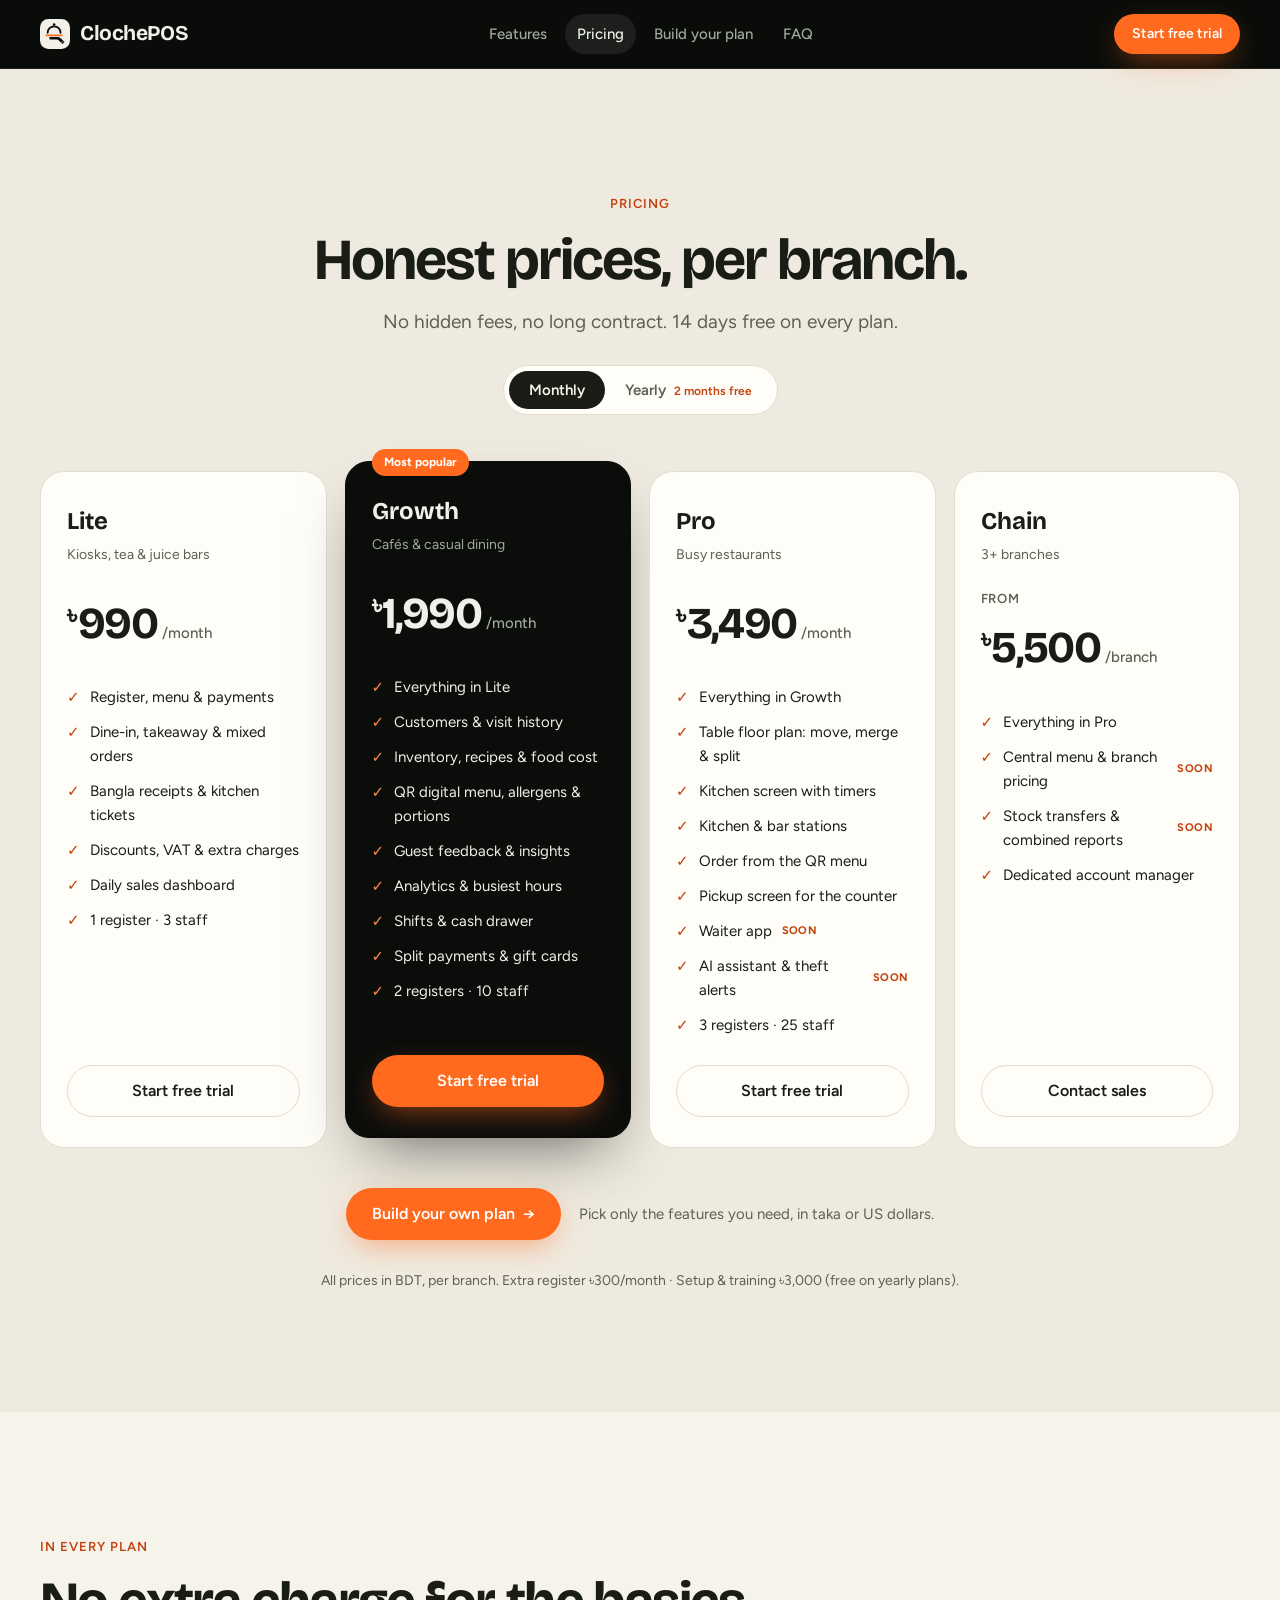
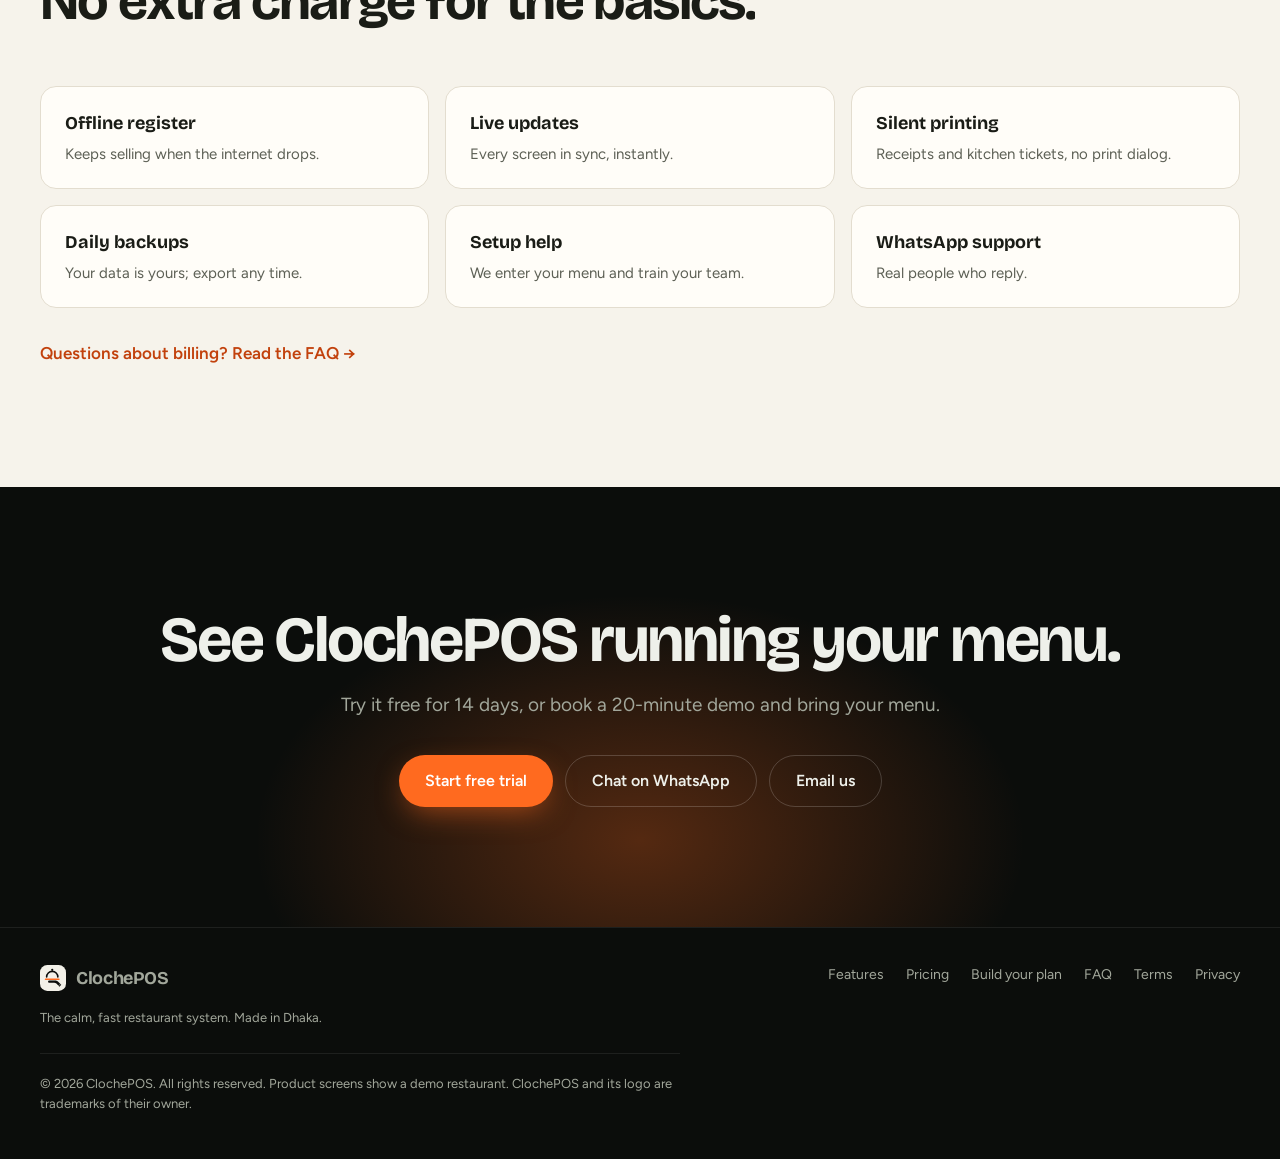
<file: pricing.html>
<!doctype html>
<html lang="en">
<head>
    <meta charset="utf-8">
    <meta name="viewport" content="width=device-width, initial-scale=1">
    <title>Pricing · ClochePOS</title>
    <meta name="description" content="ClochePOS plans from ৳990 a month per branch. No long contract, 14 days free, two months free on yearly plans. Or build your own plan with only the features you need.">
    <meta name="theme-color" content="#0b0d0b">
    <link rel="canonical" href="https://clochepos.com/pricing">
    <meta property="og:title" content="Pricing · ClochePOS">
    <meta property="og:description" content="ClochePOS plans from ৳990 a month per branch. No long contract, 14 days free, two months free on yearly plans. Or build your own plan with only the features you need.">
    <meta property="og:type" content="website">
    <meta property="og:url" content="https://clochepos.com/pricing">
    <link rel="icon" href="assets/favicon.svg" type="image/svg+xml">
    <link rel="preconnect" href="https://fonts.googleapis.com">
    <link rel="preconnect" href="https://fonts.gstatic.com" crossorigin>
    <link href="https://fonts.googleapis.com/css2?family=Bricolage+Grotesque:opsz,wght@12..96,500..800&family=Figtree:wght@400..700&family=Hind+Siliguri:wght@400;600&display=swap" rel="stylesheet">
    <link rel="stylesheet" href="assets/styles.css">
    <script>document.documentElement.classList.add("js")</script>
</head>
<body>
<a class="skip" href="#main">Skip to content</a>

<!-- Built by build.py from pages/pricing.html: edit that file, not this one. -->
<header class="nav">
    <div class="wrap nav-inner">
        <a href="index.html" class="brand" aria-label="ClochePOS home">
            <svg viewBox="0 0 32 32" aria-hidden="true"><rect width="32" height="32" rx="9" fill="#F2F0E8"/><svg x="3.5" y="3.5" width="25" height="25" viewBox="2.6 7.2 29 29"><path d="M8 20.2a8 8 0 0 1 16 0" fill="none" stroke="#0B0D0B" stroke-width="2.3" stroke-linecap="round"/><circle cx="16" cy="10" r="1.6" fill="#0B0D0B"/><path d="M6.5 23.4h19" stroke="#FF6A1F" stroke-width="2.3" stroke-linecap="round"/><path d="M11.6 25.3H20.2C22.1 25.3 23.4 26 24.9 27.5L28.9 31.5L26.3 34.1L21.9 29.7C21 28.8 20.1 28.5 18.7 28.5H11.6A1.6 1.6 0 0 1 11.6 25.3Z" fill="#0B0D0B"/><path d="M27.6 30.2 L25.0 32.8" stroke="#F2F0E8" stroke-width="0.7" stroke-linecap="round"/></svg></svg>
            <span>ClochePOS</span>
        </a>
        <nav class="nav-links" id="nav-links" aria-label="Main">
            <a href="features.html">Features</a>
            <a href="pricing.html" aria-current="page">Pricing</a>
            <a href="plan.html">Build your plan</a>
            <a href="faq.html">FAQ</a>
            <a class="nav-mobile-only" href="#contact" data-contact>Talk to us</a>
        </nav>
        <div class="nav-actions">
            <a class="btn btn-accent btn-sm" data-trial href="https://start.clochepos.com">Start free trial</a>
            <button class="nav-toggle" type="button" aria-expanded="false" aria-controls="nav-links" aria-label="Menu"><span></span><span></span></button>
        </div>
    </div>
    <span class="progress" aria-hidden="true"></span>
</header>

<main id="main">
<section class="section cream-2 pricing-page" id="pricing">
        <div class="wrap">
            <header class="section-head center">
                <p class="eyebrow ink">Pricing</p>
                <h1 class="page-title">Honest prices, per branch.</h1>
                <p class="lead ink">No hidden fees, no long contract. 14 days free on every plan.</p>
                <div class="billing" role="radiogroup" aria-label="Billing period">
                    <button role="radio" aria-checked="true" data-billing="monthly">Monthly</button>
                    <button role="radio" aria-checked="false" data-billing="yearly">Yearly <span>2 months free</span></button>
                </div>
            </header>

            <div class="plans">
                <article class="plan">
                    <h3>Lite</h3>
                    <p class="plan-for">Kiosks, tea &amp; juice bars</p>
                    <p class="price"><span data-monthly="990" data-yearly="9,900">990</span><small data-period>/month</small></p>
                    <ul>
                        <li>Register, menu &amp; payments</li>
                        <li>Dine-in, takeaway &amp; mixed orders</li>
                        <li>Bangla receipts &amp; kitchen tickets</li>
                        <li>Discounts, VAT &amp; extra charges</li>
                        <li>Daily sales dashboard</li>
                        <li>1 register · 3 staff</li>
                    </ul>
                    <a class="btn btn-outline" data-trial href="https://start.clochepos.com">Start free trial</a>
                </article>
                <article class="plan featured">
                    <p class="tag">Most popular</p>
                    <h3>Growth</h3>
                    <p class="plan-for">Cafés &amp; casual dining</p>
                    <p class="price"><span data-monthly="1,990" data-yearly="19,900">1,990</span><small data-period>/month</small></p>
                    <ul>
                        <li>Everything in Lite</li>
                        <li>Customers &amp; visit history</li>
                        <li>Inventory, recipes &amp; food cost</li>
                        <li>QR digital menu, allergens &amp; portions</li>
                        <li>Guest feedback &amp; insights</li>
                        <li>Analytics &amp; busiest hours</li>
                        <li>Shifts &amp; cash drawer</li>
                        <li>Split payments &amp; gift cards</li>
                        <li>2 registers · 10 staff</li>
                    </ul>
                    <a class="btn btn-accent" data-trial href="https://start.clochepos.com">Start free trial</a>
                </article>
                <article class="plan">
                    <h3>Pro</h3>
                    <p class="plan-for">Busy restaurants</p>
                    <p class="price"><span data-monthly="3,490" data-yearly="34,900">3,490</span><small data-period>/month</small></p>
                    <ul>
                        <li>Everything in Growth</li>
                        <li>Table floor plan: move, merge &amp; split</li>
                        <li>Kitchen screen with timers</li>
                        <li>Kitchen &amp; bar stations</li>
                        <li>Order from the QR menu</li>
                        <li>Pickup screen for the counter</li>
                        <li>Waiter app <em>soon</em></li>
                        <li>AI assistant &amp; theft alerts <em>soon</em></li>
                        <li>3 registers · 25 staff</li>
                    </ul>
                    <a class="btn btn-outline" data-trial href="https://start.clochepos.com">Start free trial</a>
                </article>
                <article class="plan">
                    <h3>Chain</h3>
                    <p class="plan-for">3+ branches</p>
                    <p class="price custom"><small class="from">From</small><span>5,500</span><small>/branch</small></p>
                    <ul>
                        <li>Everything in Pro</li>
                        <li>Central menu &amp; branch pricing <em>soon</em></li>
                        <li>Stock transfers &amp; combined reports <em>soon</em></li>
                        <li>Dedicated account manager</li>
                    </ul>
                    <a class="btn btn-outline" data-cta href="#contact">Contact sales</a>
                </article>
            </div>
            <p class="build-cta"><a class="btn btn-accent" href="plan.html">Build your own plan <span aria-hidden="true">→</span></a><span>Pick only the features you need, in taka or US dollars.</span></p>
            <p class="fineprint">All prices in BDT, per branch. Extra register ৳300/month · Setup &amp; training ৳3,000 (free on yearly plans).</p>
        </div>
    </section>

    <section class="section light">
        <div class="wrap">
            <header class="section-head">
                <p class="eyebrow ink">In every plan</p>
                <h2>No extra charge for the basics.</h2>
            </header>
            <ul class="included">
                <li><b>Offline register</b><span>Keeps selling when the internet drops.</span></li>
                <li><b>Live updates</b><span>Every screen in sync, instantly.</span></li>
                <li><b>Silent printing</b><span>Receipts and kitchen tickets, no print dialog.</span></li>
                <li><b>Daily backups</b><span>Your data is yours; export any time.</span></li>
                <li><b>Setup help</b><span>We enter your menu and train your team.</span></li>
                <li><b>WhatsApp support</b><span>Real people who reply.</span></li>
            </ul>
            <p class="more-link"><a href="faq.html">Questions about billing? Read the FAQ <span aria-hidden="true">→</span></a></p>
        </div>
    </section>

    <!-- CTA -->
    <section class="section dark cta" id="contact">
        <div class="wrap cta-inner">
            <h2>See ClochePOS running your menu.</h2>
            <p class="lead">Try it free for 14 days, or book a 20-minute demo and bring your menu.</p>
            <div class="hero-ctas center">
                <a class="btn btn-accent" data-trial href="https://start.clochepos.com">Start free trial</a>
                <a class="btn btn-ghost" data-cta href="#contact">Chat on WhatsApp</a>
                <a class="btn btn-ghost" data-email href="#contact">Email us</a>
            </div>
        </div>
    </section>
</main>

<footer class="footer">
    <div class="wrap footer-grid">
        <div>
            <a href="index.html" class="brand small" aria-label="ClochePOS home">
                <svg viewBox="0 0 32 32" aria-hidden="true"><rect width="32" height="32" rx="9" fill="#F2F0E8"/><svg x="3.5" y="3.5" width="25" height="25" viewBox="2.6 7.2 29 29"><path d="M8 20.2a8 8 0 0 1 16 0" fill="none" stroke="#0B0D0B" stroke-width="2.3" stroke-linecap="round"/><circle cx="16" cy="10" r="1.6" fill="#0B0D0B"/><path d="M6.5 23.4h19" stroke="#FF6A1F" stroke-width="2.3" stroke-linecap="round"/><path d="M11.6 25.3H20.2C22.1 25.3 23.4 26 24.9 27.5L28.9 31.5L26.3 34.1L21.9 29.7C21 28.8 20.1 28.5 18.7 28.5H11.6A1.6 1.6 0 0 1 11.6 25.3Z" fill="#0B0D0B"/><path d="M27.6 30.2 L25.0 32.8" stroke="#F2F0E8" stroke-width="0.7" stroke-linecap="round"/></svg></svg>
                <span>ClochePOS</span>
            </a>
            <p class="footer-tag">The calm, fast restaurant system. Made in Dhaka.</p>
        </div>
        <nav class="footer-links" aria-label="Footer">
            <a href="features.html">Features</a>
            <a href="pricing.html">Pricing</a>
            <a href="plan.html">Build your plan</a>
            <a href="faq.html">FAQ</a>
            <a href="terms.html">Terms</a>
            <a href="privacy.html">Privacy</a>
        </nav>
        <p class="footer-legal">© <span id="year">2026</span> ClochePOS. All rights reserved. Product screens show a demo restaurant. ClochePOS and its logo are trademarks of their owner.</p>
    </div>
</footer>

<script src="assets/contact.js" defer></script>
<script src="assets/site.js" defer></script>
</body>
</html>
</file>
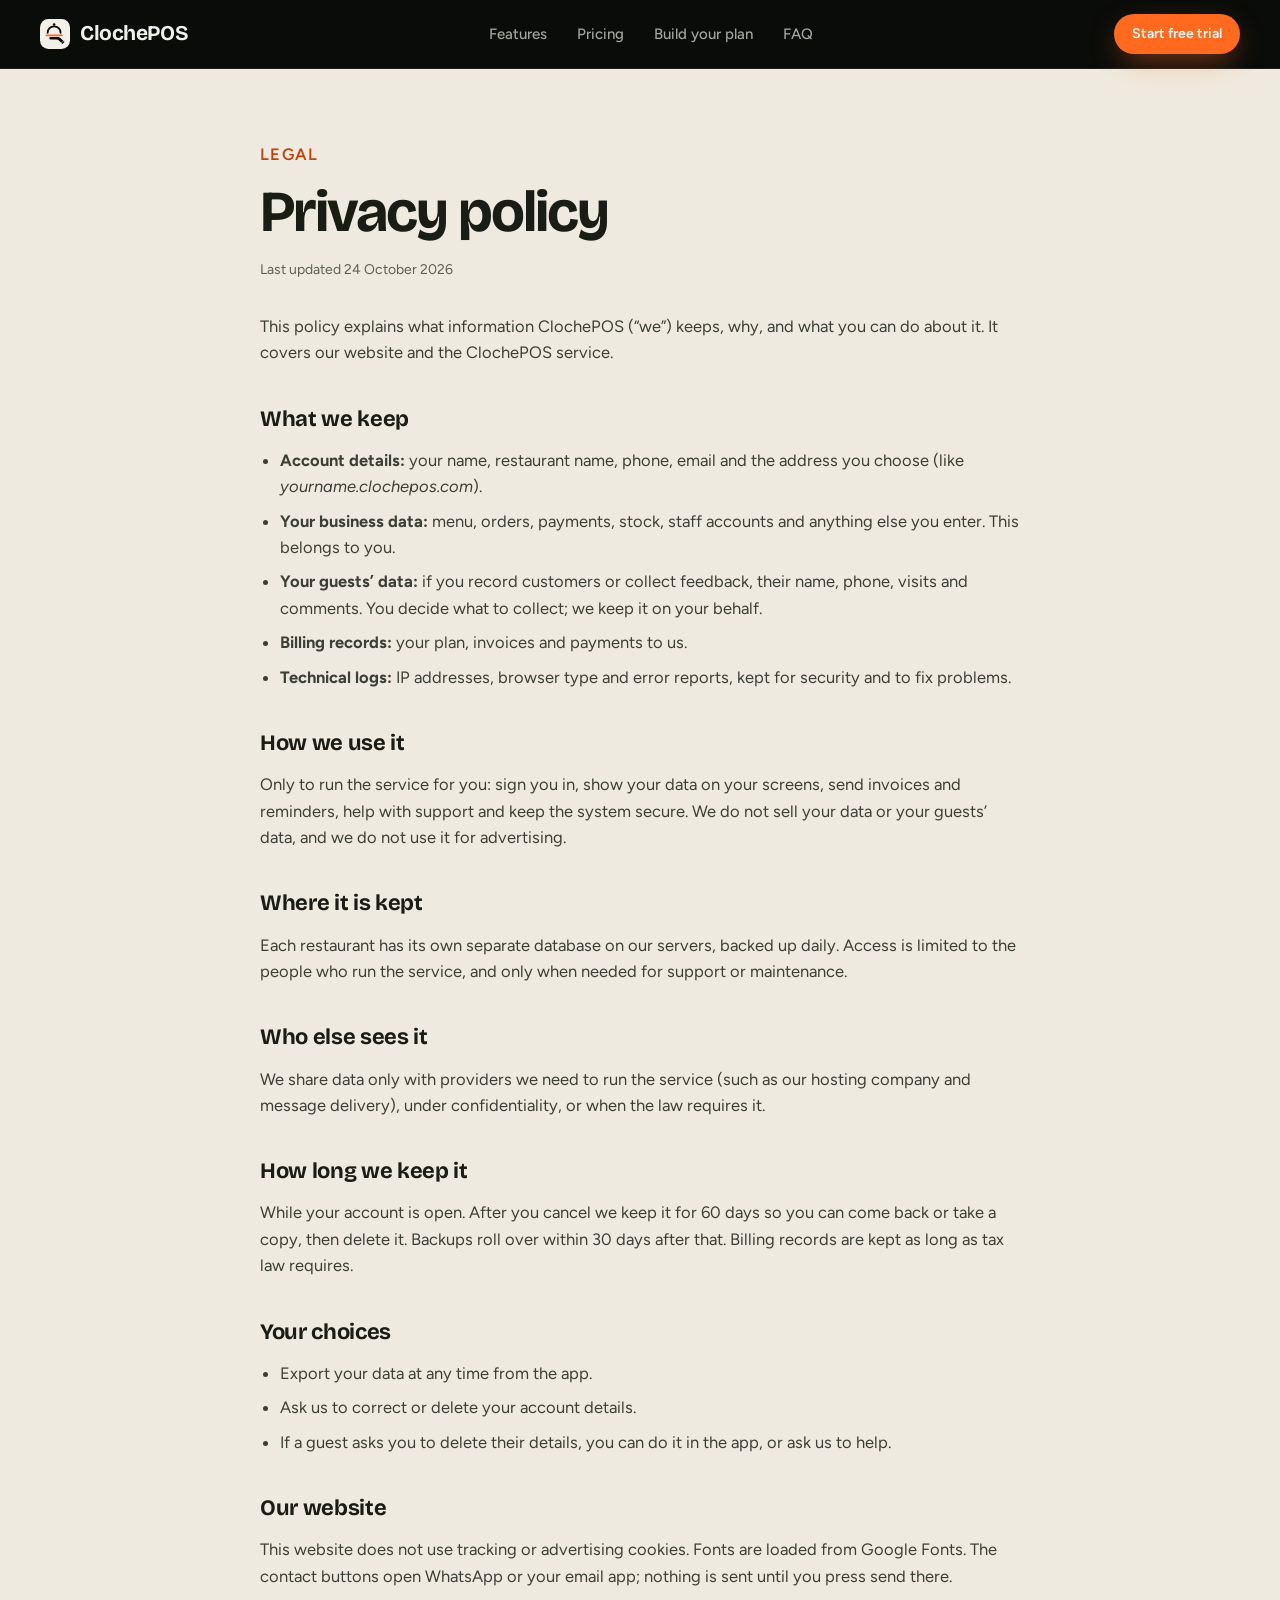
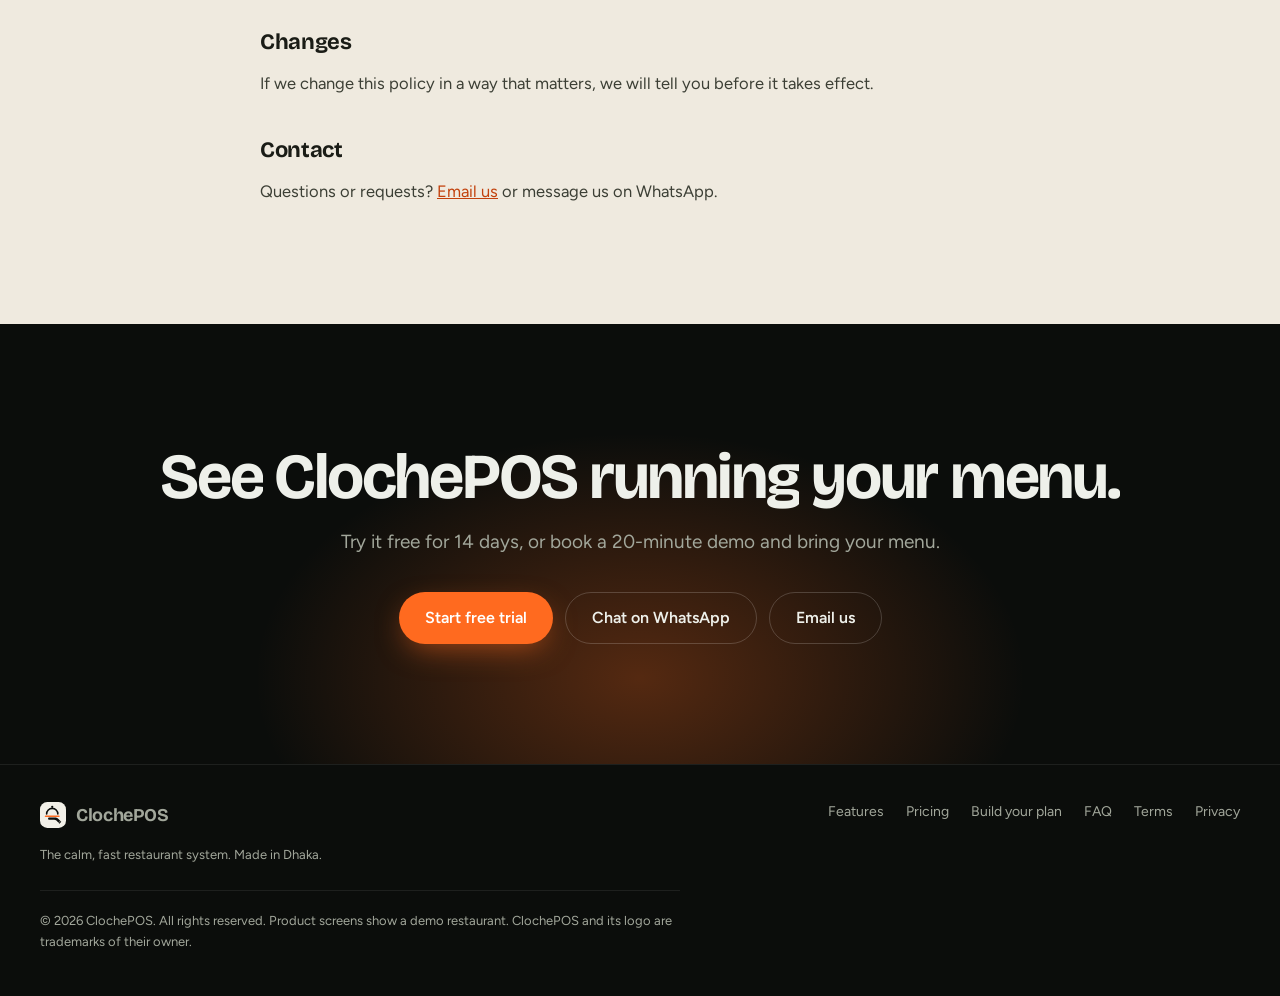
<file: privacy.html>
<!doctype html>
<html lang="en">
<head>
    <meta charset="utf-8">
    <meta name="viewport" content="width=device-width, initial-scale=1">
    <title>Privacy policy · ClochePOS</title>
    <meta name="description" content="What data ClochePOS keeps, why, and your choices.">
    <meta name="theme-color" content="#0b0d0b">
    <link rel="canonical" href="https://clochepos.com/privacy">
    <meta property="og:title" content="Privacy policy · ClochePOS">
    <meta property="og:description" content="What data ClochePOS keeps, why, and your choices.">
    <meta property="og:type" content="website">
    <meta property="og:url" content="https://clochepos.com/privacy">
    <link rel="icon" href="assets/favicon.svg" type="image/svg+xml">
    <link rel="preconnect" href="https://fonts.googleapis.com">
    <link rel="preconnect" href="https://fonts.gstatic.com" crossorigin>
    <link href="https://fonts.googleapis.com/css2?family=Bricolage+Grotesque:opsz,wght@12..96,500..800&family=Figtree:wght@400..700&family=Hind+Siliguri:wght@400;600&display=swap" rel="stylesheet">
    <link rel="stylesheet" href="assets/styles.css">
    <script>document.documentElement.classList.add("js")</script>
</head>
<body>
<a class="skip" href="#main">Skip to content</a>

<!-- Built by build.py from pages/privacy.html: edit that file, not this one. -->
<header class="nav">
    <div class="wrap nav-inner">
        <a href="index.html" class="brand" aria-label="ClochePOS home">
            <svg viewBox="0 0 32 32" aria-hidden="true"><rect width="32" height="32" rx="9" fill="#F2F0E8"/><svg x="3.5" y="3.5" width="25" height="25" viewBox="2.6 7.2 29 29"><path d="M8 20.2a8 8 0 0 1 16 0" fill="none" stroke="#0B0D0B" stroke-width="2.3" stroke-linecap="round"/><circle cx="16" cy="10" r="1.6" fill="#0B0D0B"/><path d="M6.5 23.4h19" stroke="#FF6A1F" stroke-width="2.3" stroke-linecap="round"/><path d="M11.6 25.3H20.2C22.1 25.3 23.4 26 24.9 27.5L28.9 31.5L26.3 34.1L21.9 29.7C21 28.8 20.1 28.5 18.7 28.5H11.6A1.6 1.6 0 0 1 11.6 25.3Z" fill="#0B0D0B"/><path d="M27.6 30.2 L25.0 32.8" stroke="#F2F0E8" stroke-width="0.7" stroke-linecap="round"/></svg></svg>
            <span>ClochePOS</span>
        </a>
        <nav class="nav-links" id="nav-links" aria-label="Main">
            <a href="features.html">Features</a>
            <a href="pricing.html">Pricing</a>
            <a href="plan.html">Build your plan</a>
            <a href="faq.html">FAQ</a>
            <a class="nav-mobile-only" href="#contact" data-contact>Talk to us</a>
        </nav>
        <div class="nav-actions">
            <a class="btn btn-accent btn-sm" data-trial href="https://start.clochepos.com">Start free trial</a>
            <button class="nav-toggle" type="button" aria-expanded="false" aria-controls="nav-links" aria-label="Menu"><span></span><span></span></button>
        </div>
    </div>
    <span class="progress" aria-hidden="true"></span>
</header>

<main id="main">
<section class="section cream-2 legal">
        <div class="wrap prose">
            <p class="eyebrow ink">Legal</p>
            <h1 class="page-title">Privacy policy</h1>
            <p class="updated">Last updated 24 October 2026</p>

            <p>This policy explains what information ClochePOS (“we”) keeps, why, and what you can do about it. It covers our website and the ClochePOS service.</p>

            <h2>What we keep</h2>
            <ul>
                <li><b>Account details:</b> your name, restaurant name, phone, email and the address you choose (like <i>yourname.clochepos.com</i>).</li>
                <li><b>Your business data:</b> menu, orders, payments, stock, staff accounts and anything else you enter. This belongs to you.</li>
                <li><b>Your guests’ data:</b> if you record customers or collect feedback, their name, phone, visits and comments. You decide what to collect; we keep it on your behalf.</li>
                <li><b>Billing records:</b> your plan, invoices and payments to us.</li>
                <li><b>Technical logs:</b> IP addresses, browser type and error reports, kept for security and to fix problems.</li>
            </ul>

            <h2>How we use it</h2>
            <p>Only to run the service for you: sign you in, show your data on your screens, send invoices and reminders, help with support and keep the system secure. We do not sell your data or your guests’ data, and we do not use it for advertising.</p>

            <h2>Where it is kept</h2>
            <p>Each restaurant has its own separate database on our servers, backed up daily. Access is limited to the people who run the service, and only when needed for support or maintenance.</p>

            <h2>Who else sees it</h2>
            <p>We share data only with providers we need to run the service (such as our hosting company and message delivery), under confidentiality, or when the law requires it.</p>

            <h2>How long we keep it</h2>
            <p>While your account is open. After you cancel we keep it for 60 days so you can come back or take a copy, then delete it. Backups roll over within 30 days after that. Billing records are kept as long as tax law requires.</p>

            <h2>Your choices</h2>
            <ul>
                <li>Export your data at any time from the app.</li>
                <li>Ask us to correct or delete your account details.</li>
                <li>If a guest asks you to delete their details, you can do it in the app, or ask us to help.</li>
            </ul>

            <h2>Our website</h2>
            <p>This website does not use tracking or advertising cookies. Fonts are loaded from Google Fonts. The contact buttons open WhatsApp or your email app; nothing is sent until you press send there.</p>

            <h2>Changes</h2>
            <p>If we change this policy in a way that matters, we will tell you before it takes effect.</p>

            <h2>Contact</h2>
            <p>Questions or requests? <a data-email href="#contact">Email us</a> or message us on WhatsApp.</p>
        </div>
    </section>

    <!-- CTA -->
    <section class="section dark cta" id="contact">
        <div class="wrap cta-inner">
            <h2>See ClochePOS running your menu.</h2>
            <p class="lead">Try it free for 14 days, or book a 20-minute demo and bring your menu.</p>
            <div class="hero-ctas center">
                <a class="btn btn-accent" data-trial href="https://start.clochepos.com">Start free trial</a>
                <a class="btn btn-ghost" data-cta href="#contact">Chat on WhatsApp</a>
                <a class="btn btn-ghost" data-email href="#contact">Email us</a>
            </div>
        </div>
    </section>
</main>

<footer class="footer">
    <div class="wrap footer-grid">
        <div>
            <a href="index.html" class="brand small" aria-label="ClochePOS home">
                <svg viewBox="0 0 32 32" aria-hidden="true"><rect width="32" height="32" rx="9" fill="#F2F0E8"/><svg x="3.5" y="3.5" width="25" height="25" viewBox="2.6 7.2 29 29"><path d="M8 20.2a8 8 0 0 1 16 0" fill="none" stroke="#0B0D0B" stroke-width="2.3" stroke-linecap="round"/><circle cx="16" cy="10" r="1.6" fill="#0B0D0B"/><path d="M6.5 23.4h19" stroke="#FF6A1F" stroke-width="2.3" stroke-linecap="round"/><path d="M11.6 25.3H20.2C22.1 25.3 23.4 26 24.9 27.5L28.9 31.5L26.3 34.1L21.9 29.7C21 28.8 20.1 28.5 18.7 28.5H11.6A1.6 1.6 0 0 1 11.6 25.3Z" fill="#0B0D0B"/><path d="M27.6 30.2 L25.0 32.8" stroke="#F2F0E8" stroke-width="0.7" stroke-linecap="round"/></svg></svg>
                <span>ClochePOS</span>
            </a>
            <p class="footer-tag">The calm, fast restaurant system. Made in Dhaka.</p>
        </div>
        <nav class="footer-links" aria-label="Footer">
            <a href="features.html">Features</a>
            <a href="pricing.html">Pricing</a>
            <a href="plan.html">Build your plan</a>
            <a href="faq.html">FAQ</a>
            <a href="terms.html">Terms</a>
            <a href="privacy.html">Privacy</a>
        </nav>
        <p class="footer-legal">© <span id="year">2026</span> ClochePOS. All rights reserved. Product screens show a demo restaurant. ClochePOS and its logo are trademarks of their owner.</p>
    </div>
</footer>

<script src="assets/contact.js" defer></script>
<script src="assets/site.js" defer></script>
</body>
</html>
</file>
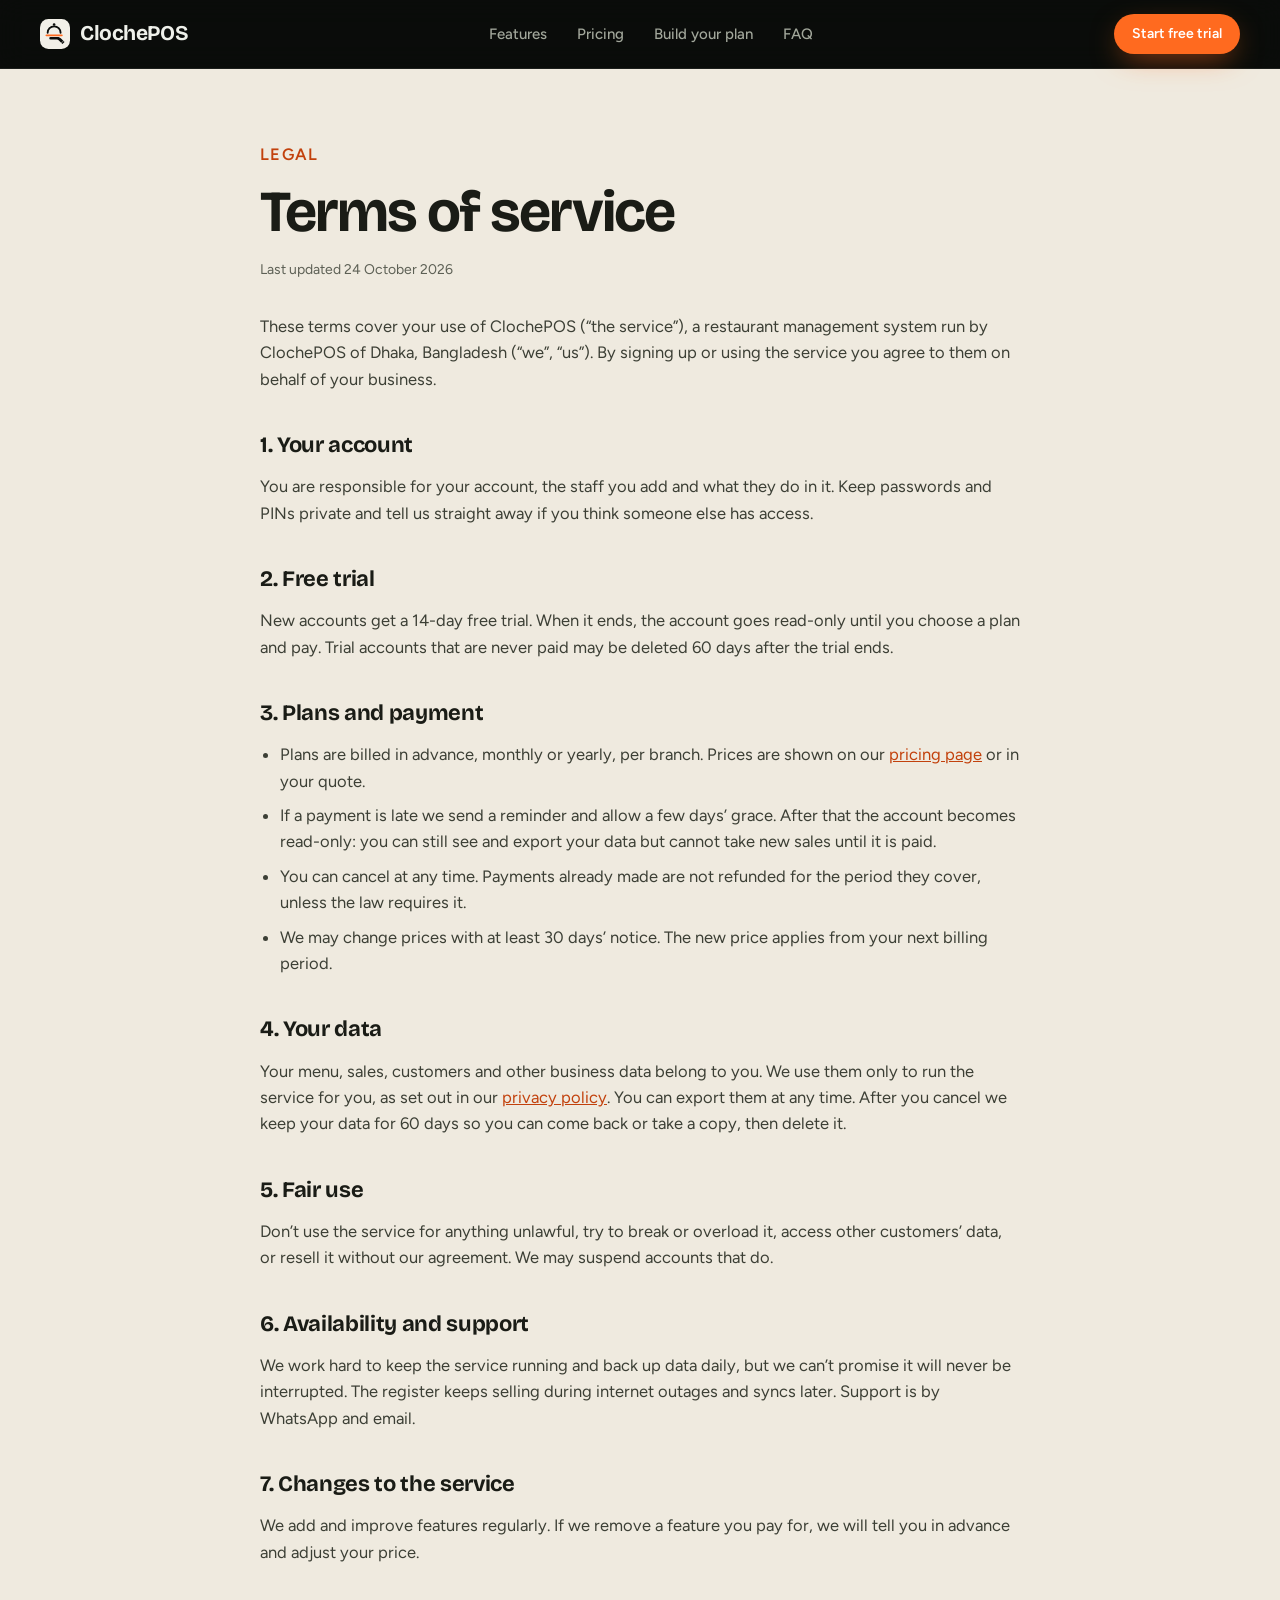
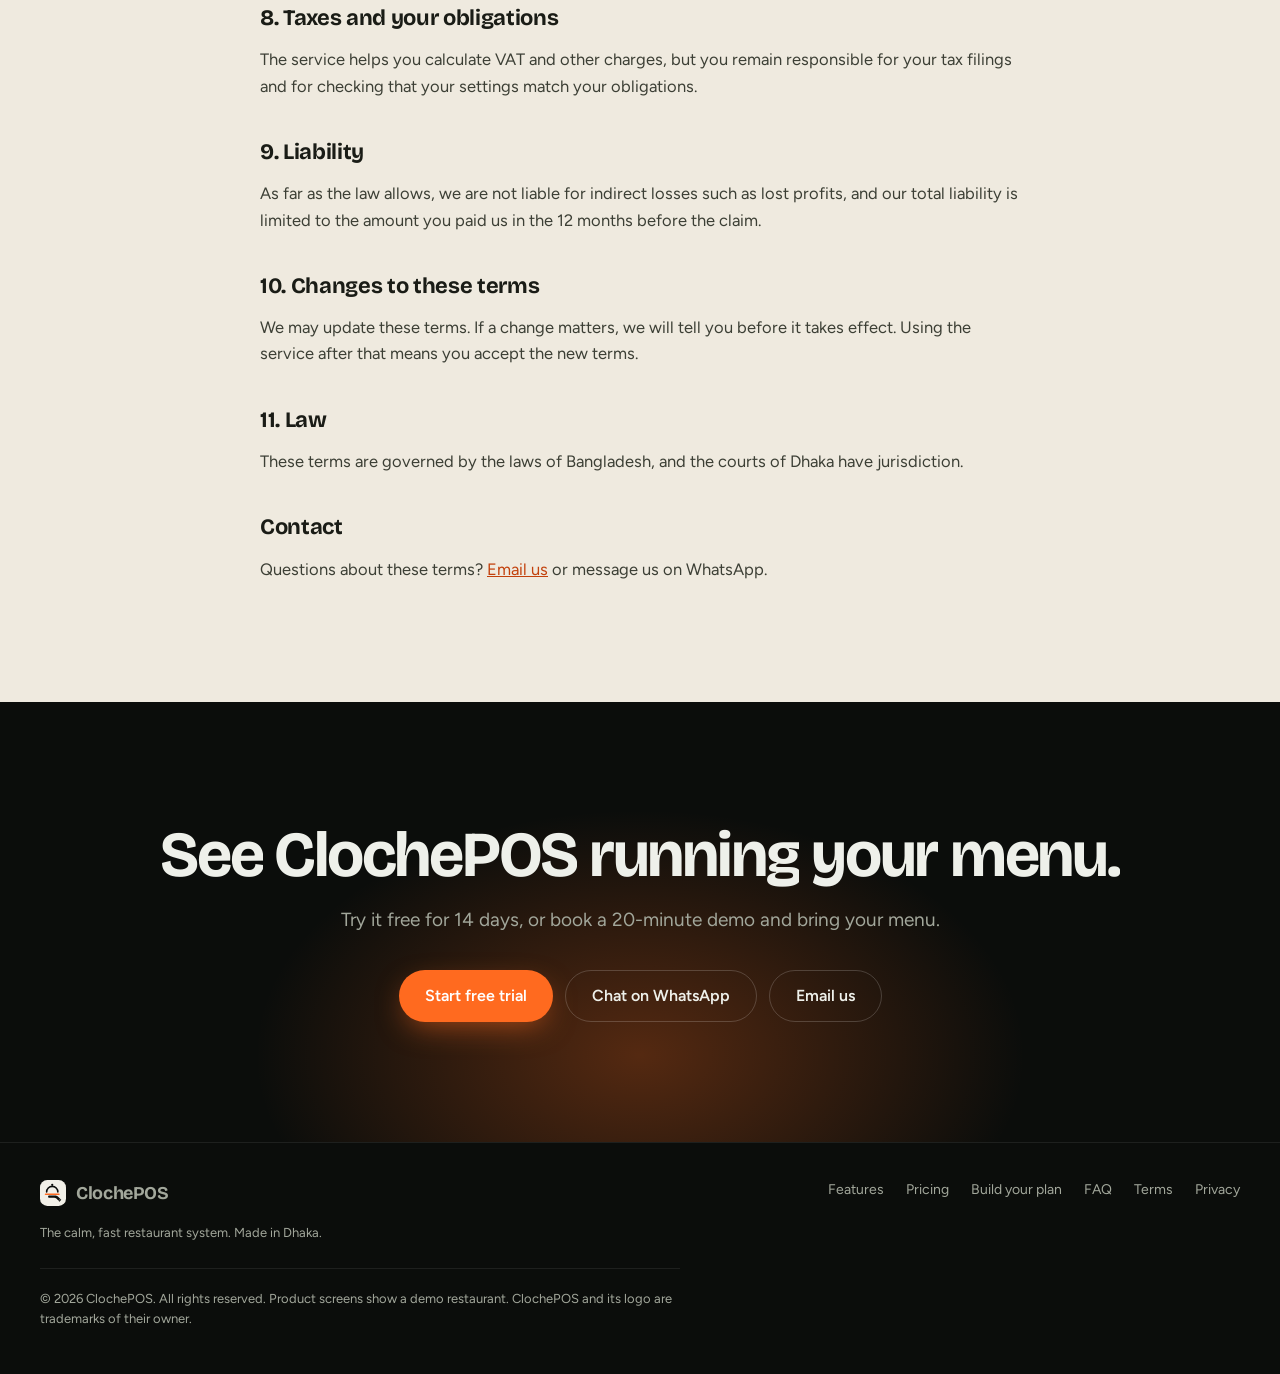
<file: terms.html>
<!doctype html>
<html lang="en">
<head>
    <meta charset="utf-8">
    <meta name="viewport" content="width=device-width, initial-scale=1">
    <title>Terms of service · ClochePOS</title>
    <meta name="description" content="The terms for using ClochePOS, the restaurant management system.">
    <meta name="theme-color" content="#0b0d0b">
    <link rel="canonical" href="https://clochepos.com/terms">
    <meta property="og:title" content="Terms of service · ClochePOS">
    <meta property="og:description" content="The terms for using ClochePOS, the restaurant management system.">
    <meta property="og:type" content="website">
    <meta property="og:url" content="https://clochepos.com/terms">
    <link rel="icon" href="assets/favicon.svg" type="image/svg+xml">
    <link rel="preconnect" href="https://fonts.googleapis.com">
    <link rel="preconnect" href="https://fonts.gstatic.com" crossorigin>
    <link href="https://fonts.googleapis.com/css2?family=Bricolage+Grotesque:opsz,wght@12..96,500..800&family=Figtree:wght@400..700&family=Hind+Siliguri:wght@400;600&display=swap" rel="stylesheet">
    <link rel="stylesheet" href="assets/styles.css">
    <script>document.documentElement.classList.add("js")</script>
</head>
<body>
<a class="skip" href="#main">Skip to content</a>

<!-- Built by build.py from pages/terms.html: edit that file, not this one. -->
<header class="nav">
    <div class="wrap nav-inner">
        <a href="index.html" class="brand" aria-label="ClochePOS home">
            <svg viewBox="0 0 32 32" aria-hidden="true"><rect width="32" height="32" rx="9" fill="#F2F0E8"/><svg x="3.5" y="3.5" width="25" height="25" viewBox="2.6 7.2 29 29"><path d="M8 20.2a8 8 0 0 1 16 0" fill="none" stroke="#0B0D0B" stroke-width="2.3" stroke-linecap="round"/><circle cx="16" cy="10" r="1.6" fill="#0B0D0B"/><path d="M6.5 23.4h19" stroke="#FF6A1F" stroke-width="2.3" stroke-linecap="round"/><path d="M11.6 25.3H20.2C22.1 25.3 23.4 26 24.9 27.5L28.9 31.5L26.3 34.1L21.9 29.7C21 28.8 20.1 28.5 18.7 28.5H11.6A1.6 1.6 0 0 1 11.6 25.3Z" fill="#0B0D0B"/><path d="M27.6 30.2 L25.0 32.8" stroke="#F2F0E8" stroke-width="0.7" stroke-linecap="round"/></svg></svg>
            <span>ClochePOS</span>
        </a>
        <nav class="nav-links" id="nav-links" aria-label="Main">
            <a href="features.html">Features</a>
            <a href="pricing.html">Pricing</a>
            <a href="plan.html">Build your plan</a>
            <a href="faq.html">FAQ</a>
            <a class="nav-mobile-only" href="#contact" data-contact>Talk to us</a>
        </nav>
        <div class="nav-actions">
            <a class="btn btn-accent btn-sm" data-trial href="https://start.clochepos.com">Start free trial</a>
            <button class="nav-toggle" type="button" aria-expanded="false" aria-controls="nav-links" aria-label="Menu"><span></span><span></span></button>
        </div>
    </div>
    <span class="progress" aria-hidden="true"></span>
</header>

<main id="main">
<section class="section cream-2 legal">
        <div class="wrap prose">
            <p class="eyebrow ink">Legal</p>
            <h1 class="page-title">Terms of service</h1>
            <p class="updated">Last updated 24 October 2026</p>

            <p>These terms cover your use of ClochePOS (“the service”), a restaurant management system run by ClochePOS of Dhaka, Bangladesh (“we”, “us”). By signing up or using the service you agree to them on behalf of your business.</p>

            <h2>1. Your account</h2>
            <p>You are responsible for your account, the staff you add and what they do in it. Keep passwords and PINs private and tell us straight away if you think someone else has access.</p>

            <h2>2. Free trial</h2>
            <p>New accounts get a 14-day free trial. When it ends, the account goes read-only until you choose a plan and pay. Trial accounts that are never paid may be deleted 60 days after the trial ends.</p>

            <h2>3. Plans and payment</h2>
            <ul>
                <li>Plans are billed in advance, monthly or yearly, per branch. Prices are shown on our <a href="pricing.html">pricing page</a> or in your quote.</li>
                <li>If a payment is late we send a reminder and allow a few days’ grace. After that the account becomes read-only: you can still see and export your data but cannot take new sales until it is paid.</li>
                <li>You can cancel at any time. Payments already made are not refunded for the period they cover, unless the law requires it.</li>
                <li>We may change prices with at least 30 days’ notice. The new price applies from your next billing period.</li>
            </ul>

            <h2>4. Your data</h2>
            <p>Your menu, sales, customers and other business data belong to you. We use them only to run the service for you, as set out in our <a href="privacy.html">privacy policy</a>. You can export them at any time. After you cancel we keep your data for 60 days so you can come back or take a copy, then delete it.</p>

            <h2>5. Fair use</h2>
            <p>Don’t use the service for anything unlawful, try to break or overload it, access other customers’ data, or resell it without our agreement. We may suspend accounts that do.</p>

            <h2>6. Availability and support</h2>
            <p>We work hard to keep the service running and back up data daily, but we can’t promise it will never be interrupted. The register keeps selling during internet outages and syncs later. Support is by WhatsApp and email.</p>

            <h2>7. Changes to the service</h2>
            <p>We add and improve features regularly. If we remove a feature you pay for, we will tell you in advance and adjust your price.</p>

            <h2>8. Taxes and your obligations</h2>
            <p>The service helps you calculate VAT and other charges, but you remain responsible for your tax filings and for checking that your settings match your obligations.</p>

            <h2>9. Liability</h2>
            <p>As far as the law allows, we are not liable for indirect losses such as lost profits, and our total liability is limited to the amount you paid us in the 12 months before the claim.</p>

            <h2>10. Changes to these terms</h2>
            <p>We may update these terms. If a change matters, we will tell you before it takes effect. Using the service after that means you accept the new terms.</p>

            <h2>11. Law</h2>
            <p>These terms are governed by the laws of Bangladesh, and the courts of Dhaka have jurisdiction.</p>

            <h2>Contact</h2>
            <p>Questions about these terms? <a data-email href="#contact">Email us</a> or message us on WhatsApp.</p>
        </div>
    </section>

    <!-- CTA -->
    <section class="section dark cta" id="contact">
        <div class="wrap cta-inner">
            <h2>See ClochePOS running your menu.</h2>
            <p class="lead">Try it free for 14 days, or book a 20-minute demo and bring your menu.</p>
            <div class="hero-ctas center">
                <a class="btn btn-accent" data-trial href="https://start.clochepos.com">Start free trial</a>
                <a class="btn btn-ghost" data-cta href="#contact">Chat on WhatsApp</a>
                <a class="btn btn-ghost" data-email href="#contact">Email us</a>
            </div>
        </div>
    </section>
</main>

<footer class="footer">
    <div class="wrap footer-grid">
        <div>
            <a href="index.html" class="brand small" aria-label="ClochePOS home">
                <svg viewBox="0 0 32 32" aria-hidden="true"><rect width="32" height="32" rx="9" fill="#F2F0E8"/><svg x="3.5" y="3.5" width="25" height="25" viewBox="2.6 7.2 29 29"><path d="M8 20.2a8 8 0 0 1 16 0" fill="none" stroke="#0B0D0B" stroke-width="2.3" stroke-linecap="round"/><circle cx="16" cy="10" r="1.6" fill="#0B0D0B"/><path d="M6.5 23.4h19" stroke="#FF6A1F" stroke-width="2.3" stroke-linecap="round"/><path d="M11.6 25.3H20.2C22.1 25.3 23.4 26 24.9 27.5L28.9 31.5L26.3 34.1L21.9 29.7C21 28.8 20.1 28.5 18.7 28.5H11.6A1.6 1.6 0 0 1 11.6 25.3Z" fill="#0B0D0B"/><path d="M27.6 30.2 L25.0 32.8" stroke="#F2F0E8" stroke-width="0.7" stroke-linecap="round"/></svg></svg>
                <span>ClochePOS</span>
            </a>
            <p class="footer-tag">The calm, fast restaurant system. Made in Dhaka.</p>
        </div>
        <nav class="footer-links" aria-label="Footer">
            <a href="features.html">Features</a>
            <a href="pricing.html">Pricing</a>
            <a href="plan.html">Build your plan</a>
            <a href="faq.html">FAQ</a>
            <a href="terms.html">Terms</a>
            <a href="privacy.html">Privacy</a>
        </nav>
        <p class="footer-legal">© <span id="year">2026</span> ClochePOS. All rights reserved. Product screens show a demo restaurant. ClochePOS and its logo are trademarks of their owner.</p>
    </div>
</footer>

<script src="assets/contact.js" defer></script>
<script src="assets/site.js" defer></script>
</body>
</html>
</file>
<file: assets/styles.css>
/* ClochePOS marketing site. Dark hero, warm cream body, one ember accent. */
:root {
    --ink: #0b0d0b;
    --ink-2: #131613;
    --ink-3: #1b1f1b;
    --line-d: rgba(255, 255, 255, 0.08);
    --text-d: #eef0ea;
    --muted-d: #a2a79b;

    --cream: #f6f3eb;
    --cream-2: #efeadf;
    --paper: #fffdf8;
    --line-l: #e3ddcf;
    --text-l: #1a1c16;
    --muted-l: #5d6055;

    --accent: #ff6a1f;
    --accent-2: #ff8a4c;
    --accent-ink: #c2410c;
    --ok: #15803d;

    --r-sm: 10px;
    --r-md: 16px;
    --r-lg: 24px;
    --r-xl: 32px;
    --shadow-d: 0 30px 80px -20px rgba(0, 0, 0, 0.6), 0 0 0 1px rgba(255, 255, 255, 0.06);
    --shadow-l: 0 1px 2px rgba(40, 32, 12, 0.05), 0 24px 48px -24px rgba(40, 32, 12, 0.25);
    --ease: cubic-bezier(0.25, 1, 0.5, 1);

    --font: 'Figtree', system-ui, sans-serif;
    --display: 'Bricolage Grotesque', 'Figtree', sans-serif;
    --bangla: 'Hind Siliguri', 'Figtree', sans-serif;
}

* { box-sizing: border-box; }
html { scroll-behavior: smooth; -webkit-text-size-adjust: 100%; }
body {
    margin: 0;
    background: var(--ink);
    color: var(--text-d);
    font-family: var(--font);
    font-size: 17px;
    line-height: 1.6;
    -webkit-font-smoothing: antialiased;
}
img { display: block; max-width: 100%; height: auto; }
a { color: inherit; }
h1, h2, h3 { font-family: var(--display); margin: 0; text-wrap: balance; }
p { margin: 0; }
:focus-visible { outline: 2px solid var(--accent); outline-offset: 3px; border-radius: 6px; }

.wrap { width: min(1200px, 100% - 40px); margin-inline: auto; }
.skip { position: absolute; left: -999px; top: 8px; background: #fff; color: #000; padding: 8px 12px; border-radius: 8px; z-index: 100; }
.skip:focus { left: 8px; }

/* ---------- Nav ---------- */
.nav { position: sticky; top: 0; z-index: 50; backdrop-filter: blur(14px); background: rgba(11, 13, 11, 0.72); border-bottom: 1px solid var(--line-d); }
.nav-inner { display: flex; align-items: center; justify-content: space-between; height: 68px; gap: 24px; }
.brand { display: inline-flex; align-items: center; gap: 10px; text-decoration: none; font-family: var(--display); font-weight: 700; font-size: 21px; letter-spacing: -0.02em; }
.brand svg { width: 30px; height: 30px; }
.brand.small { font-size: 18px; }
.brand.small svg { width: 26px; height: 26px; }
.nav-links { display: flex; gap: 6px; }
.nav-links a { text-decoration: none; color: var(--muted-d); font-size: 15px; font-weight: 500; padding: 8px 12px; border-radius: 999px; transition: color .15s, background .15s; }
.nav-links a:hover { color: var(--text-d); background: rgba(255, 255, 255, 0.06); }

/* ---------- Buttons ---------- */
.btn { display: inline-flex; align-items: center; justify-content: center; gap: 8px; height: 52px; padding: 0 26px; border-radius: 999px; font-weight: 600; font-size: 16px; text-decoration: none; transition: transform .15s var(--ease), background .15s, box-shadow .2s, border-color .15s; white-space: nowrap; }
.btn:active { transform: scale(0.98); }
.btn-sm { height: 40px; padding: 0 18px; font-size: 14px; }
.btn-accent { background: var(--accent); color: #fff; box-shadow: 0 10px 30px -8px rgba(255, 106, 31, 0.6); }
.btn-accent:hover { background: #ff7b37; box-shadow: 0 14px 36px -8px rgba(255, 106, 31, 0.75); }
.btn-light { background: var(--text-d); color: var(--ink); }
.btn-light:hover { background: #fff; }
.btn-ghost { color: var(--text-d); border: 1px solid rgba(255, 255, 255, 0.18); }
.btn-ghost:hover { border-color: rgba(255, 255, 255, 0.4); background: rgba(255, 255, 255, 0.04); }
.btn-outline { border: 1px solid var(--line-l); color: var(--text-l); background: var(--paper); }
.btn-outline:hover { border-color: var(--text-l); }

/* ---------- Type helpers ---------- */
.eyebrow { display: inline-flex; align-items: center; gap: 10px; font-size: 13px; font-weight: 600; letter-spacing: 0.08em; text-transform: uppercase; color: var(--accent-2); }
.eyebrow.ink { color: var(--accent-ink); }
.eyebrow .dot { width: 8px; height: 8px; border-radius: 50%; background: var(--accent); box-shadow: 0 0 0 4px rgba(255, 106, 31, 0.2); }
.lead { color: var(--muted-d); font-size: 19px; max-width: 60ch; }
.lead.ink { color: var(--muted-l); }
.soon { display: inline-block; margin-left: 6px; padding: 2px 9px; border-radius: 999px; font-family: var(--font); font-size: 11px; font-weight: 700; letter-spacing: 0.04em; text-transform: uppercase; vertical-align: middle; background: #fde7d8; color: var(--accent-ink); }
.soon.dark { background: rgba(255, 106, 31, 0.16); color: var(--accent-2); }

/* ---------- Hero ---------- */
.hero { position: relative; overflow: hidden; padding: 96px 0 120px; }
.hero-glow { position: absolute; inset: -20% -10% auto auto; width: 900px; height: 900px; background: radial-gradient(closest-side, rgba(255, 106, 31, 0.28), transparent 70%); pointer-events: none; }
.hero-grid { position: relative; display: grid; grid-template-columns: 1.02fr 1fr; gap: 56px; align-items: center; }
.hero h1 { font-size: clamp(42px, 5.4vw, 72px); line-height: 1.02; letter-spacing: -0.035em; margin: 22px 0 22px; font-weight: 700; }
.hero-ctas { display: flex; flex-wrap: wrap; gap: 12px; margin-top: 34px; }
.hero-ctas.center { justify-content: center; }
.hero-points { display: flex; flex-wrap: wrap; gap: 8px 22px; list-style: none; padding: 0; margin: 28px 0 0; color: var(--muted-d); font-size: 14px; }
.hero-points li::before { content: '✓'; color: var(--accent-2); margin-right: 8px; font-weight: 700; }

.hero-visual { position: relative; height: 600px; }
.shot { margin: 0; border-radius: 20px; overflow: hidden; box-shadow: var(--shadow-d); background: transparent; }
.shot-items { left: 0; top: 40px; width: 88%; border-radius: 18px; }
/* Beats .protect (position: relative) for the layered hero images. */
.hero-visual .shot { position: absolute; }
.shot-cart { right: 0; top: 176px; width: 35%; border-radius: 20px; z-index: 2; }
.shot-phone { left: 5%; top: 250px; width: 26%; z-index: 2; border-radius: 30px; border: 7px solid #0b0d0b; box-shadow: var(--shadow-d), 0 0 0 1px rgba(255, 255, 255, 0.12); }

.chip { position: absolute; display: flex; align-items: center; gap: 12px; padding: 12px 16px; border-radius: 16px; background: rgba(23, 26, 23, 0.82); backdrop-filter: blur(12px); border: 1px solid rgba(255, 255, 255, 0.1); box-shadow: var(--shadow-d); font-size: 14px; }
.chip b { display: block; font-family: var(--display); font-size: 17px; }
.chip small { color: var(--muted-d); font-size: 12px; }
.chip-pay { left: 36%; bottom: 36px; z-index: 3; }
.chip-ico { width: 34px; height: 34px; border-radius: 10px; }
.chip-ico.bkash { background: linear-gradient(135deg, #e2136e, #b30f58); }
.chip-token { left: 62%; top: 4px; z-index: 3; flex-direction: column; gap: 0; padding: 10px 18px; text-align: center; }
.chip-token b { font-size: 30px; line-height: 1; color: var(--accent-2); }

/* Watermark + anti-drag on product imagery */
.protect { position: relative; user-select: none; -webkit-user-select: none; -webkit-touch-callout: none; }
.protect img { pointer-events: none; }
.protect::after { content: 'clochepos'; position: absolute; right: 12px; bottom: 10px; font: 700 12px/1 var(--display); letter-spacing: 0.06em; color: rgba(20, 20, 20, 0.22); pointer-events: none; }

/* ---------- Strip ---------- */
.strip { border-block: 1px solid var(--line-d); background: var(--ink-2); }
.strip-inner { display: flex; align-items: center; gap: 28px; padding: 22px 0; color: var(--muted-d); font-size: 15px; flex-wrap: wrap; }
.strip-inner > span { font-weight: 600; color: var(--text-d); }
.strip ul { display: flex; flex-wrap: wrap; gap: 10px 26px; list-style: none; margin: 0; padding: 0; }
.strip li::before { content: '◆'; color: var(--accent); font-size: 9px; margin-right: 10px; vertical-align: 2px; }

/* ---------- Sections ---------- */
.section { padding: 120px 0; }
.section.light { background: var(--cream); color: var(--text-l); }
.section.cream-2 { background: var(--cream-2); color: var(--text-l); }
.section.dark { background: var(--ink); }
.section-head { max-width: 760px; margin-bottom: 56px; }
.section-head.center { margin-inline: auto; text-align: center; }
.section-head.center .lead { margin-inline: auto; }
.section-head h2 { font-size: clamp(34px, 4.2vw, 54px); line-height: 1.05; letter-spacing: -0.03em; margin: 14px 0 16px; font-weight: 700; }

/* ---------- Bento ---------- */
.bento { display: grid; grid-template-columns: repeat(3, 1fr); gap: 20px; }
.card { position: relative; display: flex; flex-direction: column; gap: 22px; background: var(--paper); border: 1px solid var(--line-l); border-radius: var(--r-lg); padding: 30px; overflow: hidden; box-shadow: var(--shadow-l); }
.card.span-2 { grid-column: span 2; }
.card.tall { grid-row: span 2; }
.card.wide { grid-column: span 3; display: grid; grid-template-columns: 1fr 1.1fr; gap: 40px; align-items: center; }
.card h3 { font-size: 23px; letter-spacing: -0.02em; line-height: 1.15; margin-bottom: 8px; }
.card p { color: var(--muted-l); font-size: 16px; }
.card-shot { margin: 0; background: transparent; }
.card-shot img { border-radius: 18px; box-shadow: 0 1px 2px rgba(40, 32, 12, 0.06), 0 16px 40px -18px rgba(40, 32, 12, 0.35); }
.card-shot img { width: 100%; }
.card-shot.crop-bottom { max-height: 250px; overflow: hidden; }
.card-receipt { margin: 4px auto -60px; width: 78%; max-width: 280px; border-radius: 10px 10px 0 0; overflow: hidden; box-shadow: 0 24px 60px -20px rgba(40, 32, 12, 0.45); }
.mini-list { list-style: none; margin: auto 0 0; padding: 0; display: grid; gap: 10px; }
.mini-list li { display: flex; align-items: center; gap: 10px; padding: 12px 14px; border-radius: 14px; background: var(--cream); font-size: 14px; color: var(--muted-l); }
.mini-list em { margin-left: auto; font-style: normal; font-weight: 700; color: var(--text-l); }
.badge { display: inline-block; padding: 3px 10px; border-radius: 999px; background: var(--text-l); color: var(--cream); font-size: 12px; font-weight: 700; }
.badge.muted { background: #fbe1d6; color: var(--accent-ink); }
.recipe { border: 1px solid var(--line-l); border-radius: var(--r-md); overflow: hidden; font-size: 15px; }
.recipe-row { display: flex; justify-content: space-between; padding: 12px 18px; border-top: 1px solid var(--line-l); color: var(--muted-l); }
.recipe-row:first-child { border-top: 0; }
.recipe-row.head { background: var(--cream); color: var(--text-l); font-weight: 700; }
.recipe-row.total { font-weight: 700; color: var(--text-l); }
.recipe-row .ok { color: var(--ok); }

/* ---------- Insights ---------- */
.insight-stage { position: relative; display: grid; grid-template-columns: 1.6fr 1fr; gap: 20px; }
.ins-trend { grid-column: 1; }
.ins-mix { grid-column: 2; grid-row: span 2; align-self: start; }
.ins-heat { grid-column: 1; }
.insights .shot { box-shadow: var(--shadow-d); }

/* ---------- Bangladesh ---------- */
.bd-grid { display: grid; grid-template-columns: repeat(3, 1fr); gap: 20px; }
.bd { padding: 30px; border-radius: var(--r-lg); background: var(--paper); border: 1px solid var(--line-l); }
.bd h3 { font-size: 21px; letter-spacing: -0.015em; margin: 18px 0 8px; }
.bd p { color: var(--muted-l); font-size: 16px; }
.bd-ico { display: grid; place-items: center; width: 48px; height: 48px; border-radius: 14px; background: #fde7d8; color: var(--accent-ink); font: 700 22px/1 var(--display); }
.bd-ico.bn { font-family: var(--bangla); }

/* ---------- QR ---------- */
.qr-split { display: grid; grid-template-columns: 1fr 1fr; gap: 64px; align-items: center; }
.qr-copy h2 { font-size: clamp(34px, 4.2vw, 54px); letter-spacing: -0.03em; line-height: 1.05; margin: 14px 0 16px; }
.ticks { list-style: none; padding: 0; margin: 28px 0 0; display: grid; gap: 12px; }
.ticks li { padding-left: 32px; position: relative; font-weight: 500; }
.ticks li::before { content: '✓'; position: absolute; left: 0; top: 1px; display: grid; place-items: center; width: 22px; height: 22px; border-radius: 50%; background: var(--accent); color: #fff; font-size: 12px; font-weight: 800; }
.phones { position: relative; height: 620px; }
.phone { position: absolute; margin: 0; width: 290px; border-radius: 38px; border: 10px solid #111; overflow: hidden; box-shadow: 0 40px 80px -30px rgba(30, 24, 8, 0.55); background: #111; }
.phone:first-child { left: 6%; top: 0; z-index: 2; }
.phone.back { right: 4%; top: 80px; }

/* ---------- AI ---------- */
.ai-grid { display: grid; grid-template-columns: 1fr 1fr; gap: 64px; align-items: center; }
.ai h2 { font-size: clamp(34px, 4.2vw, 54px); letter-spacing: -0.03em; line-height: 1.05; margin: 14px 0 16px; }
.ai-list { list-style: none; padding: 0; margin: 30px 0 0; display: grid; gap: 18px; color: var(--muted-d); }
.ai-list b { display: block; color: var(--text-d); font-family: var(--display); font-size: 18px; margin-bottom: 2px; }
.chat { display: flex; flex-direction: column; gap: 14px; padding: 28px; border-radius: var(--r-xl); background: var(--ink-2); border: 1px solid var(--line-d); box-shadow: var(--shadow-d); }
.msg { max-width: 88%; padding: 14px 18px; border-radius: 20px; font-size: 16px; }
.msg.me { align-self: flex-end; background: var(--accent); color: #fff; border-bottom-right-radius: 6px; }
.msg.me.bn { font-family: var(--bangla); }
.msg.bot { align-self: flex-start; background: var(--ink-3); border: 1px solid var(--line-d); border-bottom-left-radius: 6px; display: grid; gap: 10px; }
.msg .hint { padding: 10px 12px; border-radius: 12px; background: rgba(255, 106, 31, 0.12); color: var(--accent-2); font-size: 14px; }

/* ---------- Modules ---------- */
.modules { display: grid; grid-template-columns: repeat(3, 1fr); gap: 20px; }
.mod-col { padding: 30px; border-radius: var(--r-lg); background: var(--paper); border: 1px solid var(--line-l); }
.mod-col h3 { font-size: 20px; margin-bottom: 18px; }
.mod-col ul { list-style: none; padding: 0; margin: 0; display: grid; gap: 12px; }
.mod-col li { display: flex; align-items: center; gap: 12px; color: var(--muted-l); }
.mod-col li::before { content: ''; width: 9px; height: 9px; border-radius: 50%; border: 2px solid #c9c2b2; flex: none; }
.mod-col li.live { color: var(--text-l); font-weight: 600; }
.mod-col li.live::before { border-color: var(--ok); background: var(--ok); }
.legend { margin-top: 22px; color: var(--muted-l); font-size: 14px; display: flex; align-items: center; gap: 8px; }
.live-dot, .soon-dot { width: 9px; height: 9px; border-radius: 50%; display: inline-block; }
.live-dot { background: var(--ok); }
.soon-dot { border: 2px solid #c9c2b2; margin-left: 14px; }

/* ---------- Pricing ---------- */
.billing { display: inline-flex; margin-top: 28px; padding: 5px; border-radius: 999px; background: var(--paper); border: 1px solid var(--line-l); }
.billing button { border: 0; background: transparent; font: 600 15px var(--font); color: var(--muted-l); padding: 10px 20px; border-radius: 999px; cursor: pointer; }
.billing button span { font-size: 12px; color: var(--accent-ink); margin-left: 4px; }
.billing button[aria-checked='true'] { background: var(--text-l); color: var(--cream); }
.billing button[aria-checked='true'] span { color: var(--accent-2); }
.plans { display: grid; grid-template-columns: repeat(4, 1fr); gap: 18px; align-items: stretch; }
.plan { position: relative; display: flex; flex-direction: column; padding: 30px 26px; border-radius: var(--r-lg); background: var(--paper); border: 1px solid var(--line-l); }
.plan.featured { background: var(--ink); color: var(--text-d); border-color: var(--ink); box-shadow: 0 30px 60px -24px rgba(11, 13, 11, 0.6); transform: translateY(-10px); }
.plan .tag { position: absolute; top: -13px; left: 26px; padding: 4px 12px; border-radius: 999px; background: var(--accent); color: #fff; font-size: 12px; font-weight: 700; }
.plan h3 { font-size: 24px; }
.plan-for { color: var(--muted-l); font-size: 14px; margin-top: 4px; }
.plan.featured .plan-for { color: var(--muted-d); }
.price { font-family: var(--display); font-size: 44px; font-weight: 700; letter-spacing: -0.03em; margin: 22px 0 6px; }
.price::before { content: '৳'; font-size: 26px; vertical-align: 14px; margin-right: 2px; }
.price.custom { font-size: 44px; }
.price small.from { display: block; margin: 0 0 4px; font-size: 13px; font-weight: 600; text-transform: uppercase; letter-spacing: 0.06em; }
.price.custom::before { content: none; }
.price.custom span::before { content: '৳'; font-size: 26px; vertical-align: 14px; margin-right: 2px; }
.price small { font-family: var(--font); font-size: 15px; font-weight: 500; color: var(--muted-l); letter-spacing: 0; margin-left: 4px; }
.plan.featured .price small { color: var(--muted-d); }
.plan ul { list-style: none; padding: 0; margin: 20px 0 28px; display: grid; gap: 11px; font-size: 15px; }
.plan li { display: flex; gap: 10px; }
.plan li::before { content: '✓'; color: var(--accent-ink); font-weight: 800; }
.plan.featured li::before { color: var(--accent-2); }
.plan li em { font-style: normal; font-size: 11px; font-weight: 700; text-transform: uppercase; letter-spacing: 0.04em; color: var(--accent-ink); align-self: center; }
.plan.featured li em { color: var(--accent-2); }
.plan .btn { margin-top: auto; }
.fineprint { margin-top: 30px; text-align: center; color: var(--muted-l); font-size: 14px; }

/* ---------- Steps ---------- */
.steps { list-style: none; padding: 0; margin: 0; display: grid; grid-template-columns: repeat(3, 1fr); gap: 20px; }
.steps li { padding: 30px; border-radius: var(--r-lg); background: var(--paper); border: 1px solid var(--line-l); }
.steps span { font: 700 15px var(--display); color: var(--accent-ink); }
.steps h3 { font-size: 22px; margin: 14px 0 8px; }
.steps p { color: var(--muted-l); }

/* ---------- FAQ ---------- */
.faq-wrap { display: grid; grid-template-columns: 0.8fr 1.2fr; gap: 48px; align-items: start; }
.faq { display: grid; gap: 12px; }
.faq details { border-radius: var(--r-md); background: var(--paper); border: 1px solid var(--line-l); padding: 0 24px; }
.faq summary { cursor: pointer; list-style: none; padding: 20px 0; font-weight: 600; font-size: 17px; display: flex; justify-content: space-between; gap: 16px; }
.faq summary::-webkit-details-marker { display: none; }
.faq summary::after { content: '+'; font: 500 24px/1 var(--display); color: var(--accent-ink); transition: transform .2s var(--ease); }
.faq details[open] summary::after { transform: rotate(45deg); }
.faq details p { color: var(--muted-l); padding-bottom: 20px; }

/* ---------- CTA & footer ---------- */
.cta { position: relative; overflow: hidden; text-align: center; }
.cta::before { content: ''; position: absolute; inset: auto 50% -60% auto; translate: 50% 0; width: 1100px; height: 700px; background: radial-gradient(closest-side, rgba(255, 106, 31, 0.3), transparent 70%); }
.cta-inner { position: relative; }
.cta h2 { font-size: clamp(36px, 5vw, 64px); letter-spacing: -0.035em; line-height: 1.02; }
.cta .lead { margin: 18px auto 0; }
.footer { border-top: 1px solid var(--line-d); padding: 36px 0 44px; color: var(--muted-d); font-size: 13px; }
.footer-inner { display: flex; align-items: center; justify-content: space-between; gap: 24px; flex-wrap: wrap; }
.footer p { max-width: 640px; }

/* ---------- What we do ---------- */
/* What is a POS: definition plus the order flow */
.explain { display: grid; grid-template-columns: 1fr 1.5fr; gap: 40px; align-items: center; padding: 36px; margin-bottom: 20px; border-radius: var(--r-lg); background: var(--paper); border: 1px solid var(--line-l); }
.explain-def h3 { font-size: 24px; letter-spacing: -0.02em; margin: 0 0 10px; }
.explain-def p { color: var(--muted-l); font-size: 16.5px; }
.explain-def b { color: var(--text-l); }
.flow { list-style: none; padding: 0; margin: 0; display: grid; grid-template-columns: repeat(4, 1fr); gap: 14px; }
.flow li { position: relative; display: flex; flex-direction: column; gap: 4px; padding: 18px 16px; border-radius: var(--r-md); background: var(--cream); }
.flow li:not(:last-child)::after { content: '→'; position: absolute; right: -12px; top: 50%; translate: 0 -50%; z-index: 1; font-weight: 700; color: var(--accent); }
.flow span { display: grid; place-items: center; width: 28px; height: 28px; margin-bottom: 6px; border-radius: 50%; background: var(--accent); color: #fff; font: 700 14px var(--display); }
.flow b { font-size: 16px; }
.flow small { color: var(--muted-l); font-size: 14px; line-height: 1.45; }
.pillars { display: grid; grid-template-columns: repeat(4, 1fr); gap: 20px; }
.pillar { position: relative; padding: 28px; border-radius: var(--r-lg); background: var(--paper); border: 1px solid var(--line-l); }
.pillar-num { font: 700 14px var(--display); color: var(--accent-ink); }
.pillar h3 { font-size: 21px; letter-spacing: -0.015em; margin: 14px 0 8px; }
.pillar p { color: var(--muted-l); font-size: 16px; }

/* ---------- Feature rows (dine-in, cash) ---------- */
.feature-split { display: grid; grid-template-columns: 1.25fr 1fr; gap: 56px; align-items: center; }
.feature-split + .feature-split { margin-top: 72px; }
.feature-split.reverse { grid-template-columns: 1fr 1.25fr; }
.feature-split.reverse > :first-child { order: 2; }
.feature-copy h3 { font-size: 26px; letter-spacing: -0.02em; line-height: 1.15; }
.feature-copy .ticks { margin-top: 20px; }
.feature-copy .ticks li { color: var(--muted-l); font-weight: 500; }
.feature-title { font-size: clamp(32px, 3.8vw, 48px); line-height: 1.06; letter-spacing: -0.03em; margin: 14px 0 16px; }
.shot-frame { margin: 0; border-radius: 22px; overflow: hidden; background: var(--paper); border: 1px solid var(--line-l); box-shadow: 0 2px 4px rgba(40, 32, 12, 0.05), 0 40px 80px -36px rgba(40, 32, 12, 0.4); }
.shot-frame img { width: 100%; }
.drawer-frame { margin: 0 auto; width: min(100%, 420px); border-radius: 24px; overflow: hidden; background: var(--paper); border: 1px solid var(--line-l); box-shadow: 0 2px 4px rgba(40, 32, 12, 0.05), 0 40px 80px -36px rgba(40, 32, 12, 0.45); }
.drawer-frame img { width: 100%; }

/* ---------- Why us ---------- */
.compare { border-radius: var(--r-lg); overflow: hidden; background: var(--paper); border: 1px solid var(--line-l); box-shadow: var(--shadow-l); }
.compare-row { display: grid; grid-template-columns: 0.8fr 1fr 1.2fr; gap: 16px; padding: 16px 24px; border-top: 1px solid var(--line-l); font-size: 15px; align-items: center; }
.compare-row:first-child { border-top: 0; }
.compare-row > :first-child { font-weight: 700; color: var(--text-l); }
.compare-row > :nth-child(2) { color: var(--muted-l); }
.compare-row > :nth-child(3) { color: var(--text-l); font-weight: 600; display: flex; gap: 10px; }
.compare-row:not(.compare-head) > :nth-child(3)::before { content: '✓'; flex: none; display: grid; place-items: center; width: 20px; height: 20px; margin-top: 1px; border-radius: 50%; background: var(--accent); color: #fff; font-size: 11px; font-weight: 800; }
.compare-head { background: var(--cream); font-size: 13px; font-weight: 700; letter-spacing: 0.06em; text-transform: uppercase; }
.compare-head > :nth-child(2) { color: var(--muted-l); }
.compare-head > :nth-child(3) { color: var(--accent-ink); }

.build-cta { display: flex; align-items: center; justify-content: center; gap: 18px; flex-wrap: wrap; margin-top: 40px; color: var(--muted-l); font-size: 15px; }

/* ---------- Motion ----------
   Everything hidden-by-default is gated on html.js, so the page still reads if scripts fail. */
:root { --spring: cubic-bezier(0.34, 1.56, 0.64, 1); --out: cubic-bezier(0.16, 1, 0.3, 1); }

/* Scroll progress */
.progress { position: absolute; left: 0; right: 0; bottom: -1px; height: 2px; background: linear-gradient(90deg, var(--accent), var(--accent-2)); transform-origin: 0 50%; transform: scaleX(var(--p, 0)); }
.nav { transition: background .3s, box-shadow .3s; }
.nav.scrolled { background: rgba(11, 13, 11, 0.86); box-shadow: 0 10px 30px -12px rgba(0, 0, 0, 0.6); }

/* Reveal: rise out of a soft blur, staggered by --i */
/* Uses `translate` so hover `transform`s still compose on top; only the entrance is delayed. */
.js .reveal { --rd: calc(var(--i, 0) * 90ms); opacity: 0; translate: 0 28px; filter: blur(6px); transition: opacity .9s var(--out) var(--rd), translate .9s var(--out) var(--rd), filter .9s var(--out) var(--rd), transform .5s var(--out), box-shadow .5s var(--out), border-color .3s; }
.js .reveal.in { opacity: 1; translate: none; filter: none; }

/* Chart fragments wipe up into place */
.js .wipe { clip-path: inset(100% 0 0 0 round 20px); transition: clip-path 1.2s var(--out); transition-delay: calc(var(--i, 0) * 140ms); }
.js .wipe img { scale: 1.08; transition: scale 1.6s var(--out); transition-delay: inherit; }
.js .wipe.in { clip-path: inset(0 0 0 0 round 20px); }
.js .wipe.in img { scale: 1; }

/* Headings: each word rises from behind a mask */
.w { display: inline-block; overflow: hidden; vertical-align: top; padding-bottom: 0.08em; margin-bottom: -0.08em; }
.w > span { display: inline-block; }
.js .split .w > span { transform: translateY(105%); transition: transform 1s var(--out); transition-delay: calc(var(--wi) * 55ms + var(--base, 0ms)); }
.js .split.in .w > span { transform: none; }

/* Hero intro, played on load */
.js .intro { opacity: 0; transform: translateY(22px); }
.js .loaded .intro { opacity: 1; transform: none; transition: opacity 1s var(--out), transform 1s var(--out); transition-delay: var(--d, 0ms); }
.hero-visual > .shot { animation: rise 1.3s var(--out) backwards; animation-delay: var(--d, 0ms); animation-play-state: paused; }
.hero-visual > .chip { animation: pop .8s var(--spring) backwards, bob 7s ease-in-out infinite; animation-delay: var(--d, 0ms), calc(var(--d, 0ms) + 0.8s); animation-play-state: paused; }
.loaded .hero-visual > * { animation-play-state: running; }
/* 3D stage: the composition tilts as one plane (z-index stacking stays intact) and the pointer steers it. */
.hero-visual { transform: perspective(2000px) rotateY(calc(var(--ry, 0deg) - 26deg)) rotateX(calc(var(--rx, 0deg) + 12deg)) rotateZ(2deg); transition: transform 1.6s var(--out); }
.loaded .hero-visual { transform: perspective(2000px) rotateY(calc(var(--ry, 0deg) - 12deg)) rotateX(calc(var(--rx, 0deg) + 6deg)) rotateZ(1deg); }
.hero-visual.steer { transition-duration: .9s; }
.hero-visual .chip { backdrop-filter: none; background: rgba(23, 26, 23, 0.94); }
.shot-items { --d: 250ms; }
.shot-phone { --d: 520ms; }
.shot-cart { --d: 680ms; }
.chip-token { --d: 1000ms; }
.chip-pay { --d: 1250ms; }
@keyframes rise { from { opacity: 0; transform: translateY(60px) scale(0.96); } }
@keyframes pop { from { opacity: 0; scale: 0.5; } }
@keyframes bob { 50% { transform: translateY(-9px); } }
.hero-glow { animation: drift 16s ease-in-out infinite alternate; }
@keyframes drift { to { transform: translate(-90px, 60px) scale(1.12); } }

/* Live token flip */
.chip-token b { display: inline-block; }
.chip-token b.flip { animation: flip .6s var(--out); }
@keyframes flip { 0% { transform: translateY(0); opacity: 1; } 45% { transform: translateY(-60%); opacity: 0; } 55% { transform: translateY(60%); opacity: 0; } 100% { transform: none; opacity: 1; } }
.chip-pay .chip-ico { transition: background .5s; }
.chip-ico.nagad { background: linear-gradient(135deg, #f7941d, #e4532b); }
.chip-ico.card { background: linear-gradient(135deg, #3b4bd8, #1e2a8a); }
.chip-ico.cash { background: linear-gradient(135deg, #22a35a, #126b3a); }
.chip-pay > div { transition: opacity .35s, transform .35s var(--out); }
.chip-pay.swap > div { opacity: 0; transform: translateY(8px); }
.chip-pay::before { content: ''; position: absolute; inset: -1px; border-radius: inherit; border: 1px solid rgba(255, 138, 76, 0.7); opacity: 0; }
.chip-pay.ping::before { animation: ping 1.1s var(--out); }
@keyframes ping { 0% { opacity: 1; transform: scale(1); } 100% { opacity: 0; transform: scale(1.18); } }

/* Marquee strip */
.marquee { flex: 1; min-width: 0; overflow: hidden; -webkit-mask-image: linear-gradient(90deg, transparent, #000 8%, #000 92%, transparent); mask-image: linear-gradient(90deg, transparent, #000 8%, #000 92%, transparent); }
.marquee ul { flex-wrap: nowrap; width: max-content; gap: 0; animation: marquee 32s linear infinite; }
.marquee li { padding-right: 34px; white-space: nowrap; }
.marquee:hover ul { animation-play-state: paused; }
@keyframes marquee { to { transform: translateX(-50%); } }

/* Cards: lift + cursor spotlight */
.card, .bd, .plan, .steps li, .mod-col { transition: transform .5s var(--out), box-shadow .5s var(--out), border-color .3s; }
.card::before, .bd::before, .mod-col::before { content: ''; position: absolute; inset: 0; border-radius: inherit; background: radial-gradient(420px circle at var(--mx, 50%) var(--my, 50%), rgba(255, 106, 31, 0.09), transparent 60%); opacity: 0; transition: opacity .4s; pointer-events: none; }
.bd, .mod-col { position: relative; }
.card:hover::before, .bd:hover::before, .mod-col:hover::before { opacity: 1; }
@media (hover: hover) {
    .card:hover, .bd:hover, .steps li:hover, .mod-col:hover { transform: translateY(-4px); box-shadow: 0 2px 4px rgba(40, 32, 12, 0.05), 0 34px 60px -28px rgba(40, 32, 12, 0.35); border-color: #d8cfbb; }
    .plan:not(.featured):hover { transform: translateY(-6px); box-shadow: 0 34px 60px -28px rgba(40, 32, 12, 0.35); }
    .card-shot img, .card-receipt img { transition: transform .8s var(--out); }
    .card:hover .card-shot img { transform: scale(1.02); }
    .card:hover .card-receipt img { transform: translateY(-14px); }
    .bd:hover .bd-ico { transform: rotate(-8deg) scale(1.08); }
}
.bd-ico { transition: transform .5s var(--spring); }

/* Accent button sheen */
.btn-accent { position: relative; overflow: hidden; isolation: isolate; }
.btn-accent::after { content: ''; position: absolute; inset: 0; z-index: -1; background: linear-gradient(110deg, transparent 30%, rgba(255, 255, 255, 0.35) 50%, transparent 70%); transform: translateX(-120%); }
.btn-accent:hover::after { transform: translateX(120%); transition: transform .9s var(--out); }
.btn-accent:hover { transform: translateY(-1px); }

/* Mini list + recipe rows cascade in with their card */
.js .reveal .mini-list li, .js .reveal .recipe-row { opacity: 0; transform: translateX(-14px); transition: opacity .6s var(--out), transform .6s var(--out); transition-delay: calc(var(--k) * 110ms + 350ms); }
.js .reveal.in .mini-list li, .js .reveal.in .recipe-row { opacity: 1; transform: none; }

/* AI chat plays like a conversation */
.js .chat .msg { opacity: 0; transform: translateY(14px) scale(0.97); transition: opacity .6s var(--out), transform .6s var(--spring); }
.js .chat .msg.me { transform-origin: 100% 100%; }
.js .chat .msg.bot { transform-origin: 0 100%; }
.js .chat .msg.show { opacity: 1; transform: none; }
.typing { align-self: flex-start; display: none; gap: 5px; padding: 14px 18px; border-radius: 20px 20px 20px 6px; background: var(--ink-3); border: 1px solid var(--line-d); }
.typing.on { display: inline-flex; }
.typing i { width: 7px; height: 7px; border-radius: 50%; background: var(--muted-d); animation: dot 1s infinite ease-in-out; }
.typing i:nth-child(2) { animation-delay: .15s; }
.typing i:nth-child(3) { animation-delay: .3s; }
@keyframes dot { 0%, 80%, 100% { opacity: .3; transform: translateY(0); } 40% { opacity: 1; transform: translateY(-4px); } }

/* Phones drift at different speeds while scrolling */
.phones { perspective: 1600px; }
.phone { translate: 0 var(--sy, 0); transition: transform .9s var(--out); }
.phone:first-child { transform: rotateY(14deg) rotateX(4deg); }
.phone.back { transform: rotateY(-16deg) rotateX(4deg); }
@media (hover: hover) { .phones:hover .phone { transform: rotateY(0) rotateX(0); } }

/* Insights: the chart wall leans back and stands up as you scroll to it */
.insight-stage { transform-origin: 50% 100%; transform: perspective(2200px) rotateX(var(--tilt, 0deg)); }

/* Bento screens tip toward the cursor */
@media (hover: hover) {
    .card:hover .card-shot img { transform: perspective(1200px) rotateX(5deg) rotateY(-4deg) scale(1.02); }
}

/* Live module dots breathe */
.mod-col li.live::before, .live-dot { animation: breathe 2.6s ease-in-out infinite; }
@keyframes breathe { 0%, 100% { box-shadow: 0 0 0 0 rgba(21, 128, 61, 0.35); } 50% { box-shadow: 0 0 0 5px rgba(21, 128, 61, 0); } }

/* Hero CTA glow + section CTA glow breathe */
.cta::before { animation: glow 9s ease-in-out infinite alternate; }
@keyframes glow { to { opacity: .55; transform: scale(1.15); } }

.price span { display: inline-block; transition: opacity .25s, transform .25s var(--out); }
.price span.tick { opacity: 0; transform: translateY(-6px); }

@media (prefers-reduced-motion: reduce) {
    /* Keep calm fades, drop movement. */
    *, *::before, *::after { animation: none !important; scroll-behavior: auto !important; }
    .js .reveal, .js .reveal .mini-list li, .js .reveal .recipe-row { translate: none; transform: none; filter: none; }
    .js .intro, .js .chat .msg { opacity: 1; transform: none; }
    .js .wipe { clip-path: none; opacity: 0; transition: opacity .8s ease; }
    .js .wipe.in { opacity: 1; }
    .js .wipe img { scale: 1; }
    .js .split .w > span { transform: none; }
    .marquee { -webkit-mask-image: none; mask-image: none; }
    .marquee ul { flex-wrap: wrap; width: auto; gap: 10px 0; }
    .hero-visual, .loaded .hero-visual { transition: none; transform: perspective(2000px) rotateY(-12deg) rotateX(6deg) rotateZ(1deg); }
}

/* ---------- Responsive ---------- */
@media (max-width: 1080px) {
    .plans { grid-template-columns: repeat(2, 1fr); }
    .plan.featured { transform: none; }
}
@media (max-width: 960px) {
    .nav-links { display: none; }
    .hero { padding: 64px 0 80px; }
    .hero-grid, .qr-split, .ai-grid, .faq-wrap { grid-template-columns: 1fr; gap: 48px; }
    .hero-visual { height: 460px; }
    .bento, .bd-grid, .modules, .steps { grid-template-columns: 1fr 1fr; }
    .card.span-2 { grid-column: span 2; }
    .card.wide { grid-column: span 2; grid-template-columns: 1fr; gap: 22px; }
    .card.tall { grid-row: auto; }
    .insight-stage { grid-template-columns: 1fr; }
    .pillars { grid-template-columns: 1fr 1fr; }
    .explain { grid-template-columns: 1fr; gap: 24px; }
    .feature-split, .feature-split.reverse { grid-template-columns: 1fr; gap: 32px; }
    .feature-split.reverse > :first-child { order: 0; }
    .ins-mix { grid-column: 1; grid-row: auto; max-width: 420px; }
    .section { padding: 88px 0; }
}
@media (max-width: 640px) {
    body { font-size: 16px; }
    .wrap { width: calc(100% - 32px); }
    .bento, .bd-grid, .modules, .steps, .plans, .pillars { grid-template-columns: 1fr; }
    .compare-row { grid-template-columns: 1fr; gap: 4px; padding: 14px 18px; }
    .compare-head { display: none; }
    .explain { padding: 24px; }
    .flow { grid-template-columns: 1fr 1fr; }
    .flow li::after { display: none; }
    .compare-row > :nth-child(2)::before { content: 'Others: '; font-weight: 600; }
    .card.span-2, .card.wide { grid-column: auto; }
    .hero-visual { height: auto; padding: 30px 0 70px; perspective: none; }
    .hero-visual .shot-items { position: relative; left: 0; top: 0; width: 100%; }
    .shot-cart, .shot-phone { display: none; }
    .hero-visual, .loaded .hero-visual { transform: none; }
    .insight-stage { transform: none; }
    .phone:first-child, .phone.back { transform: none; }
    .chip-pay { left: 12px; bottom: 16px; }
    .chip-token { left: auto; right: 12px; top: 0; }
    .phones { height: 520px; }
    .phone { width: 230px; }
    .phone:first-child { left: 0; }
    .phone.back { right: 0; }
    .lead { font-size: 17px; }
    .section { padding: 72px 0; }
    .card { padding: 24px; }
    .card-shot { margin: 0; }
}

/* ---------- Multi-page site: nav, footer, sub-pages ---------- */
.nav-links a[aria-current='page'] { color: var(--text-d); background: rgba(255, 255, 255, 0.08); }
.nav-actions { display: flex; align-items: center; gap: 10px; }
.nav-mobile-only { display: none; }
.nav-toggle { display: none; width: 40px; height: 40px; border: 1px solid rgba(255, 255, 255, 0.18); border-radius: 999px; background: none; cursor: pointer; place-items: center; align-content: center; gap: 5px; padding: 0; }
.nav-toggle span { display: block; width: 16px; height: 2px; border-radius: 2px; background: var(--text-d); transition: transform .25s var(--ease); }
.nav.open .nav-toggle span:first-child { transform: translateY(3.5px) rotate(45deg); }
.nav.open .nav-toggle span:last-child { transform: translateY(-3.5px) rotate(-45deg); }

.footer-grid { display: grid; grid-template-columns: 1fr auto; gap: 24px 48px; align-items: start; }
.footer-tag { margin-top: 10px; }
.footer-links { display: flex; flex-wrap: wrap; gap: 6px 22px; }
.footer-links a { color: var(--muted-d); text-decoration: none; font-size: 14px; }
.footer-links a:hover { color: var(--text-d); }
.footer-legal { grid-column: 1 / -1; padding-top: 20px; border-top: 1px solid var(--line-d); }

/* Sub-page header with a sticky jump-bar */
.page-hero { position: relative; padding: 72px 0 0; background: radial-gradient(70% 120% at 85% -20%, rgba(255, 106, 31, 0.22), transparent 60%), var(--ink); }
.page-hero h1 { font-size: clamp(38px, 5vw, 64px); line-height: 1.03; letter-spacing: -0.035em; margin: 16px 0 14px; font-weight: 700; max-width: 16ch; }
.page-hero .lead { margin-bottom: 40px; }
.page-title { font-size: clamp(36px, 4.6vw, 58px); line-height: 1.04; letter-spacing: -0.035em; margin: 14px 0 16px; font-weight: 700; }
.jumpbar { position: sticky; top: 68px; z-index: 40; background: rgba(11, 13, 11, 0.9); backdrop-filter: blur(14px); border-top: 1px solid var(--line-d); border-bottom: 1px solid var(--line-d); }
.jumpbar-inner { display: flex; gap: 4px; overflow-x: auto; scrollbar-width: none; padding: 10px 0; }
.jumpbar-inner::-webkit-scrollbar { display: none; }
.jumpbar a { flex: none; padding: 7px 14px; border-radius: 999px; color: var(--muted-d); font-size: 14px; font-weight: 500; text-decoration: none; transition: color .15s, background .15s; }
.jumpbar a:hover, .jumpbar a.active { color: var(--text-d); background: rgba(255, 255, 255, 0.08); }
.jumpbar a.active { color: #fff; background: var(--accent); }
/* Section anchors land below the sticky nav (and the jump-bar where there is one). */
section[id] { scroll-margin-top: 68px; }
.page-hero ~ section[id] { scroll-margin-top: 118px; }

/* Home: compact pieces that link on to the detail pages */
.flow-wide { margin-bottom: 20px; }
.pillar-link { display: block; text-decoration: none; color: inherit; transition: border-color .2s, transform .3s var(--out), box-shadow .3s; }
.pillar-link:hover { border-color: var(--accent); box-shadow: var(--shadow-l); }
.more-link { margin-top: 32px; font-weight: 600; }
.more-link.center { text-align: center; }
.more-link a { color: var(--accent-ink); text-decoration: none; }
.more-link a:hover { text-decoration: underline; }
.glance { display: grid; grid-template-columns: repeat(4, 1fr); gap: 16px; }
.glance-card { display: flex; flex-direction: column; gap: 6px; padding: 26px; border-radius: var(--r-lg); background: var(--paper); border: 1px solid var(--line-l); color: var(--text-l); text-decoration: none; transition: border-color .2s, box-shadow .3s; }
.glance-card:hover { border-color: var(--text-l); box-shadow: var(--shadow-l); }
.glance-card.featured { border-color: var(--accent); box-shadow: 0 0 0 1px var(--accent); }
.glance-card b { font-family: var(--display); font-size: 20px; }
.glance-card > span { font: 700 28px/1.2 var(--display); letter-spacing: -0.02em; }
.glance-card > span small { font: 500 14px var(--font); color: var(--muted-l); }
.glance-card > small { color: var(--muted-l); font-size: 14px; }

/* Pricing: what every plan includes */
.included { list-style: none; padding: 0; margin: 0; display: grid; grid-template-columns: repeat(3, 1fr); gap: 16px; }
.included li { display: flex; flex-direction: column; gap: 4px; padding: 22px 24px; border-radius: var(--r-md); background: var(--paper); border: 1px solid var(--line-l); }
.included b { font-family: var(--display); font-size: 18px; }
.included span { color: var(--muted-l); font-size: 15px; }

/* FAQ page */
.faq-page .section-head a { color: var(--accent-ink); }
.faq-group { font-size: 15px; font-weight: 700; letter-spacing: 0.06em; text-transform: uppercase; color: var(--muted-l); margin: 18px 0 2px; }
.faq-group:first-child { margin-top: 0; }
.faq details a { color: var(--accent-ink); }

/* Terms and privacy */
.prose { max-width: 760px; }
.prose .updated { color: var(--muted-l); font-size: 14px; margin-bottom: 32px; }
.prose h2 { font-size: 22px; letter-spacing: -0.015em; margin: 36px 0 10px; }
.prose p, .prose li { color: #3c3f35; font-size: 16.5px; }
.prose ul { padding-left: 20px; margin: 10px 0 0; display: grid; gap: 8px; }
.prose a { color: var(--accent-ink); }
.legal { padding-top: 72px; }

.plan-fineprint { padding: 0 0 36px; color: var(--muted-d); font-size: 13px; }

@media (max-width: 960px) {
    .nav-toggle { display: grid; }
    .nav-links { display: flex; position: absolute; top: 100%; left: 0; right: 0; flex-direction: column; gap: 2px; padding: 12px 16px 20px; background: var(--ink); border-bottom: 1px solid var(--line-d); box-shadow: 0 24px 40px -20px rgba(0, 0, 0, 0.7); opacity: 0; translate: 0 -8px; visibility: hidden; transition: opacity .2s, translate .2s var(--out), visibility 0s .2s; }
    .nav.open .nav-links { opacity: 1; translate: 0 0; visibility: visible; transition: opacity .2s, translate .25s var(--out); }
    .nav-links a { font-size: 17px; padding: 12px 14px; border-radius: 12px; }
    .nav-mobile-only { display: block; }
    .glance { grid-template-columns: 1fr 1fr; }
    .included { grid-template-columns: 1fr 1fr; }
    .page-hero { padding-top: 56px; }
}
@media (max-width: 640px) {
    .nav-actions .btn-sm { padding: 0 14px; }
    .footer-grid { grid-template-columns: 1fr; }
    .included { grid-template-columns: 1fr; }
    .glance-card { padding: 20px; }
}
@media (max-width: 380px) {
    .brand span { display: none; }
}
.glance-card .tk { font-style: normal; font-size: 0.65em; vertical-align: 0.4em; margin-right: 2px; }
</file>
<file: assets/plan.css>
/* Build your plan page. Reuses the site tokens from styles.css. */

.plan-page { --font: 'Figtree', 'Hind Siliguri', system-ui, sans-serif; font-family: var(--font); }
.cur { font-family: 'Hind Siliguri', var(--font); font-weight: 600; }


/* ---------- Hero ---------- */
.plan-hero { padding: 36px 0 30px; background: radial-gradient(80% 120% at 85% -10%, rgba(255, 106, 31, 0.22), transparent 60%), var(--ink); }
.plan-hero-inner { display: flex; align-items: flex-end; justify-content: space-between; gap: 24px 40px; flex-wrap: wrap; }
.plan-hero h1 { margin: 10px 0 8px; max-width: 640px; font-size: clamp(30px, 3.6vw, 44px); line-height: 1.05; letter-spacing: -0.03em; font-weight: 700; }
.plan-hero .lead { font-size: 16.5px; }
.plan-controls { display: flex; flex-wrap: wrap; gap: 10px; }

.seg { display: inline-flex; padding: 4px; border-radius: 999px; background: rgba(255, 255, 255, 0.06); border: 1px solid var(--line-d); }
.seg button { display: inline-flex; align-items: center; justify-content: center; gap: 6px; height: 40px; padding: 0 16px; line-height: 1; border: 0; border-radius: 999px; background: none; color: var(--muted-d); font: 600 15px var(--font); cursor: pointer; transition: background .15s, color .15s; }
.seg button small { font-size: 12px; font-weight: 500; opacity: .75; line-height: 1; }
.seg button[aria-checked='true'] { background: var(--text-d); color: var(--ink); }
.seg button:not([aria-checked='true']):hover { color: var(--text-d); }

/* ---------- Layout ---------- */
.plan-body { background: var(--cream); color: var(--text-l); padding: 32px 0 72px; }
.plan-grid { display: grid; grid-template-columns: minmax(0, 1fr) 360px; gap: 32px; align-items: start; }

/* ---------- Feature list ---------- */
.fgroup + .fgroup { margin-top: 24px; }
.fgroup h2 { font-size: 17px; letter-spacing: -0.01em; margin-bottom: 10px; }
.fgroup-note { color: var(--muted-l); font-size: 14px; margin: -4px 0 12px; }
.fcards { display: grid; grid-template-columns: repeat(2, minmax(0, 1fr)); gap: 8px; }
.fcard.is-base { margin-bottom: 8px; }

.fcard { position: relative; display: grid; grid-template-columns: auto 1fr auto; gap: 12px; align-items: start; padding: 12px 14px; border-radius: var(--r-md); background: var(--paper); border: 1.5px solid var(--line-l); cursor: pointer; transition: border-color .15s, box-shadow .15s, transform .15s var(--ease); }
.fcard:hover { border-color: #cfc5b1; }
.fcard input { position: absolute; opacity: 0; pointer-events: none; }
.fcard:has(input:checked) { border-color: var(--accent); box-shadow: 0 0 0 3px rgba(255, 106, 31, 0.14); }
.fcard:has(input:focus-visible) { outline: 2px solid var(--accent); outline-offset: 3px; }
.fcard.is-base { cursor: default; border-color: var(--text-l); background: var(--paper); }
.fcard.is-soon:has(input:checked) { border-color: var(--accent-ink); box-shadow: none; background: #fff6ef; }

.fcheck { width: 20px; height: 20px; margin-top: 1px; border-radius: 7px; border: 1.5px solid #c9bfab; background: #fff; display: grid; place-items: center; transition: background .15s, border-color .15s; }
.fcheck::after { content: ''; width: 10px; height: 6px; border: 2.4px solid #fff; border-top: 0; border-right: 0; transform: rotate(-45deg) translate(1px, -1px); opacity: 0; }
.fcard:has(input:checked) .fcheck, .fcheck.on { background: var(--accent); border-color: var(--accent); }
.fcard:has(input:checked) .fcheck::after, .fcheck.on::after { opacity: 1; }
.fcheck.on { background: var(--text-l); border-color: var(--text-l); }

.fbody { display: flex; flex-direction: column; gap: 2px; min-width: 0; }
.fname { font-weight: 700; font-size: 15px; line-height: 1.3; }
.fdesc { color: var(--muted-l); font-size: 13px; line-height: 1.45; }
.freq { font-size: 12.5px; font-weight: 600; color: var(--accent-ink); }
.fbadge { display: inline-block; margin-left: 6px; padding: 2px 8px; border-radius: 999px; background: var(--text-l); color: var(--cream); font-size: 11px; font-weight: 700; letter-spacing: .03em; text-transform: uppercase; vertical-align: 2px; }
.fprice { font-weight: 700; font-size: 14px; white-space: nowrap; font-variant-numeric: tabular-nums; }
.is-soon .fprice { color: var(--muted-l); font-weight: 600; font-size: 13px; }

/* Roadmap chips */
.chip-sections { display: grid; grid-template-columns: repeat(2, minmax(0, 1fr)); gap: 14px 24px; }
.chip-section h3 { font: 700 12px var(--font); letter-spacing: .08em; text-transform: uppercase; color: var(--muted-l); margin-bottom: 8px; }
.chips { display: flex; flex-wrap: wrap; gap: 6px; }
.fchip { position: relative; display: inline-flex; align-items: center; gap: 6px; padding: 6px 12px; border-radius: 999px; border: 1px solid var(--line-l); background: var(--paper); font-size: 13.5px; font-weight: 500; cursor: pointer; transition: border-color .15s, background .15s; }
.fchip input { position: absolute; opacity: 0; pointer-events: none; }
.fchip::before { content: '+'; font-weight: 700; color: var(--muted-l); }
.fchip:hover { border-color: #cfc5b1; }
.fchip:has(input:checked) { border-color: var(--accent); background: #fff1e7; color: var(--accent-ink); }
.fchip:has(input:checked)::before { content: '✓'; color: var(--accent-ink); }
.fchip:has(input:focus-visible) { outline: 2px solid var(--accent); outline-offset: 2px; }

/* ---------- Summary ---------- */
.plan-summary { position: sticky; top: 92px; }
.summary-card { padding: 22px; border-radius: var(--r-lg); background: var(--ink); color: var(--text-d); box-shadow: var(--shadow-l); }
.summary-card h2 { font-size: 22px; letter-spacing: -0.02em; }

.steppers { display: grid; gap: 8px; margin: 14px 0 12px; }
.stepper { display: flex; align-items: center; justify-content: space-between; gap: 12px; font-size: 15px; color: var(--muted-d); }
.stepper-ctl { display: inline-flex; align-items: center; border-radius: 999px; background: rgba(255, 255, 255, 0.07); padding: 3px; }
.stepper-ctl button { width: 32px; height: 32px; border: 0; border-radius: 999px; background: none; color: var(--text-d); font: 600 18px var(--font); cursor: pointer; }
.stepper-ctl button:hover { background: rgba(255, 255, 255, 0.1); }
.stepper-ctl output { min-width: 28px; text-align: center; font-weight: 700; color: var(--text-d); font-variant-numeric: tabular-nums; }

.breakdown { display: grid; gap: 4px; padding-top: 12px; font-size: 14px; color: var(--muted-d); }
.breakdown div { display: flex; justify-content: space-between; gap: 12px; }
.breakdown span:last-child { color: var(--text-d); font-variant-numeric: tabular-nums; }
.breakdown .bundle-line span, .breakdown .bundle-line span:last-child { color: #8be0a6; font-weight: 600; }
.summary-lines { list-style: none; margin: 0; padding: 12px 4px 12px 0; max-height: min(220px, 28vh); overflow-y: auto; scrollbar-width: thin; border-top: 1px solid var(--line-d); border-bottom: 1px solid var(--line-d); display: grid; gap: 8px; font-size: 14.5px; }
.summary-lines li { display: flex; justify-content: space-between; gap: 16px; color: var(--muted-d); }
.summary-lines li span:last-child { color: var(--text-d); font-variant-numeric: tabular-nums; white-space: nowrap; }
.summary-lines .soon-line span:last-child { color: var(--accent-2); }


.summary-total { display: flex; align-items: baseline; justify-content: space-between; margin-top: 12px; padding-top: 12px; border-top: 1px solid var(--line-d); }
.summary-total span { font-weight: 600; color: var(--muted-d); }
.summary-total strong { font-family: var(--display); font-size: 36px; letter-spacing: -0.03em; line-height: 1; font-variant-numeric: tabular-nums; }
.summary-total small { font-family: var(--font); font-size: 15px; font-weight: 500; color: var(--muted-d); margin-left: 4px; letter-spacing: 0; }
.summary-sub { margin-top: 6px; font-size: 13px; color: var(--muted-d); text-align: right; }

.summary-tip { margin-top: 12px; padding: 12px 14px; border-radius: var(--r-sm); background: rgba(255, 106, 31, 0.12); color: #ffd9c4; font-size: 14px; line-height: 1.5; }
.summary-tip b { color: #fff; }
.summary-cta { width: 100%; height: 48px; margin-top: 14px; }
.summary-link { display: block; margin-top: 14px; text-align: center; font-size: 14px; font-weight: 600; color: var(--accent-2); text-decoration: none; }
.summary-link:hover { text-decoration: underline; }
.summary-note { margin-top: 14px; font-size: 13.5px; color: var(--muted-l); line-height: 1.55; }

/* Mobile total bar */
.plan-bar { display: none; }

/* ---------- Talk to us ---------- */
.talk-grid { display: grid; grid-template-columns: 1fr 1.1fr; gap: 56px; align-items: start; }
.talk-grid h2 { margin: 14px 0 16px; font-size: clamp(30px, 3.6vw, 44px); line-height: 1.08; letter-spacing: -0.03em; }
.talk-points { list-style: none; padding: 0; margin: 24px 0 0; display: grid; gap: 10px; }
.talk-points li::before { content: '✓'; color: var(--accent); font-weight: 700; margin-right: 10px; }

.talk-form { display: grid; gap: 14px; padding: 24px; border-radius: var(--r-lg); background: var(--paper); border: 1px solid var(--line-l); box-shadow: var(--shadow-l); }
.reasons { border: 0; margin: 0; padding: 0; display: grid; grid-template-columns: 1fr 1fr; gap: 8px; }
.reasons legend { font-weight: 700; margin-bottom: 10px; padding: 0; }
.reasons label { display: flex; gap: 10px; align-items: flex-start; padding: 10px 12px; border-radius: var(--r-sm); border: 1px solid var(--line-l); font-size: 14.5px; line-height: 1.4; cursor: pointer; }
.reasons label:has(input:checked) { border-color: var(--accent); background: #fff6ef; }
.reasons input, .attach input { accent-color: var(--accent); width: 17px; height: 17px; margin: 1px 0 0; flex-shrink: 0; }
.field-row { display: grid; grid-template-columns: 1fr 1fr; gap: 14px; }
.field { display: grid; gap: 6px; font-size: 14px; font-weight: 600; }
.field input, .field textarea { width: 100%; padding: 12px 14px; border-radius: var(--r-sm); border: 1px solid var(--line-l); background: #fff; color: var(--text-l); font: 400 16px var(--font); }
.field textarea { resize: vertical; min-height: 110px; }
.field input:focus, .field textarea:focus { outline: none; border-color: var(--accent); box-shadow: 0 0 0 3px rgba(255, 106, 31, 0.15); }
.attach { display: flex; gap: 10px; align-items: center; font-size: 14.5px; color: var(--muted-l); }
.form-error { color: #b91c1c; font-weight: 600; font-size: 14.5px; }
.form-actions { display: flex; gap: 12px; flex-wrap: wrap; }
.form-actions button { border: 0; cursor: pointer; font-family: var(--font); }
.form-actions .btn-outline { border: 1px solid var(--line-l); }
.form-note { font-size: 13px; color: var(--muted-l); }

/* ---------- Responsive ---------- */
@media (max-width: 1080px) {
    .plan-grid { grid-template-columns: minmax(0, 1fr) 330px; gap: 24px; }
    .fcards, .chip-sections { grid-template-columns: 1fr; }
}
@media (max-width: 960px) {
    .plan-grid, .talk-grid { grid-template-columns: 1fr; }
    .plan-summary { position: static; }
    .fcards { grid-template-columns: 1fr 1fr; }
    .plan-bar { position: fixed; left: 12px; right: 12px; bottom: 12px; z-index: 40; display: flex; align-items: center; justify-content: space-between; gap: 12px; padding: 10px 10px 10px 18px; border-radius: 999px; background: var(--ink); color: var(--text-d); box-shadow: 0 16px 40px -12px rgba(0, 0, 0, 0.5); }
    .plan-bar div { display: grid; line-height: 1.2; }
    .plan-bar small { color: var(--muted-d); font-size: 12px; }
    .plan-bar strong { font-family: var(--display); font-size: 20px; font-variant-numeric: tabular-nums; }
    .plan-body { padding-bottom: 72px; }
}
@media (max-width: 640px) {
    .plan-hero { padding: 48px 0 40px; }
    .seg { width: 100%; }
    .seg button { flex: 1; justify-content: center; padding: 0 10px; }
    .seg button small { display: none; }
    .fcards, .reasons, .field-row, .chip-sections { grid-template-columns: 1fr; }
    .plan-controls { width: 100%; }
    .fcard { gap: 10px; padding: 11px 12px; }
    .fdesc { font-size: 12.5px; }
    .summary-card, .talk-form { padding: 20px; }
}
</file>
